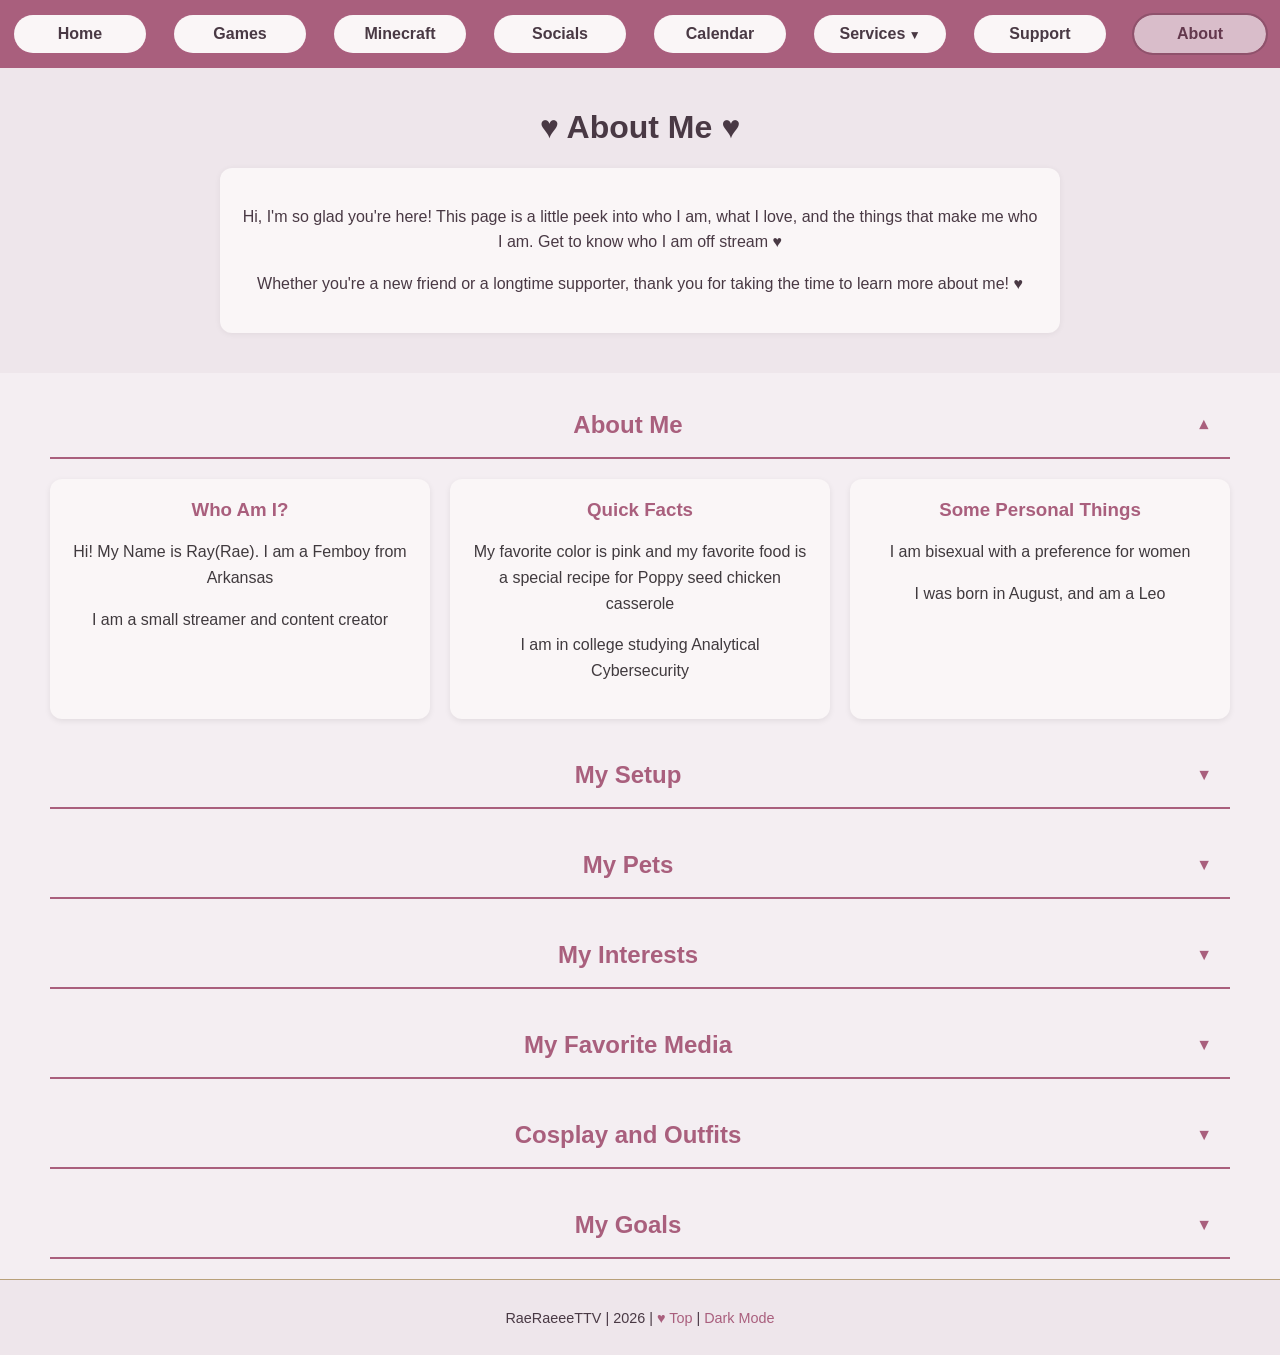
<file: website/about.html>
<!DOCTYPE html>
<html lang="en">
<head>
  <meta charset="UTF-8">
  <meta name="viewport" content="width=device-width, initial-scale=1">
  <title>About Me</title>
  <link id="theme-stylesheet" rel="stylesheet" href="assets/css/darkmode.css">
  <link rel="icon" href="assets/img/favicon.webp" type="image/png">


</head>
<body id="about-page">

  <div class="page-wrapper">

    <nav>
  <a href="index.html">Home</a>
  <a href="games.html">Games</a>
  <a href="minecraft.html">Minecraft</a>
  <a href="socials.html">Socials</a>
  <a href="calendar.html">Calendar</a>

  <details class="nav-dropdown">
    <summary>Services</summary>

    <div class="nav-dropdown-menu">
      <a href="custom-projects.html">Custom Projects</a>
      <a href="websites.html">Websites</a>
      <a href="coaching.html">Coaching</a>
      <a href="finished-projects.html">Finished Projects</a>
    </div>
  </details>

  <a href="support.html">Support</a>
  <a href="about.html">About</a>
</nav>

    <header>
      <h1>♥ About Me ♥</h1>

      <div class="about-intro">
        <p>
          Hi, I'm so glad you're here! This page is a little peek into who I am, what I love,
          and the things that make me who I am. Get to know who I am off stream ♥
        </p>
        <p>
          Whether you're a new friend or a longtime supporter, thank you for taking the time to learn more about me! ♥
        </p>
      </div>
      
    </header>

    <main>

      <section class="about-section-grid">

        <article class="about-section open" id="about-me-section">
          <div class="about-section-header">
            <h2>About Me</h2>
          </div>

          <div class="about-section-content">
            <section class="about-card">
              <h3>Who Am I?</h3>
              <p>Hi! My Name is Ray(Rae). I am a Femboy from Arkansas</p>
              <p>I am a small streamer and content creator</p>
            </section>

            <section class="about-card">
              <h3>Quick Facts</h3>
              <p>My favorite color is pink and my favorite food is a special recipe for Poppy seed chicken casserole</p>
              <p>I am in college studying Analytical Cybersecurity</p>
            </section>

            <section class="about-card">

            <h3>Some Personal Things</h3>

            <p>I am bisexual with a preference for women</p>
            <p>I was born in August, and am a Leo</p>

            </section>


          </div>
        </article>

        <article class="about-section" id="setup-section">
          <div class="about-section-header">
            <h2>My Setup</h2>
          </div>

          <div class="about-section-content">
            <section class="about-card">
              <h3>Gaming and Streaming PC</h3>
              <p>♥ Motherboard: Asus Prime X670-P AM5</p>
              <p>♥ CPU: Ryzen 9 7900x</p>
              <p>♥ GPU: Nvidia Geforce RTX 4080</p>
              <p>♥ RAM: Corsair Vengeance 64gb DDR5 5200</p>
              <p>♥ Storage: Crucial P310 2280 M.2 7100MB/s</p>
              <p>♥ Case: Phenteks Enthoo Pro Series Black Steel Full Tower ATX</p>
            </section>

            <section class="about-card">
              <h3>Monitors and Peripherals</h3>
              <p>♥ Primary Monitor: Acer Nitro XF273U 27in 1440p 240hz</p>
              <p>♥ Secondary Monitors: Sceptre Curved 1080p 24in 165hz (x3)</p>
              <p>♥ Vertical Monitor: Asus VE228H 1080p 21.5in 60hz</p>
            </section>

                      <section class="about-card">

            <h3>Software</h3>

            <div class="about-slider" data-slide-interval="5000">

              <div class="about-slide is-active">
                <img
                  src="assets/img/articles/supporter.webp"
                  alt="A custom made overlay to show supporters and donations"
                >
              </div>

              <div class="about-slide">
                <img
                  src="assets/img/articles/brb.webp"
                  alt="A custom made overlay to automatically change the brb screen over time"
                >
              </div>

              <div class="about-slide">
                <img
                  src="assets/img/articles/keyboard.webp"
                  alt="A custom made overlay to show the keyboard presses and mouse presses/movements"
                >
              </div>

            </div>

            <p>
              I use OBS for streaming, but most of the overlay software I use with OBS I have made myself. Of note, I have made both a supporter and brb screen overlay.
            </p>
            <p>Additionally I use Nohboard to track keyboard and mouse movements. I also use TransparentTwitchChat to see chat on my screen while gaming.</p>

          </section>
          </div>
        </article>

        <article class="about-section" id="pets-section">
          <div class="about-section-header">
            <h2>My Pets</h2>
          </div>

          <div class="about-section-content">
            <section class="about-card">
              <h3>My Flying Squirrel</h3>
              <div class="about-slider" data-slide-interval="5000">

              <div class="about-slide is-active">
                <img
                  src="assets/img/articles/squirrel.webp"
                  alt="My Pet Flying Squirrel"
                >
              </div>

            </div>
              <p>His name is Rocky. I got the name from Rocky J. Squirrel, a character from a 1960s animated series called Rocky and His Friends</p>
              <p>He is ALWAYS hungry but still manages to be super picky about what he eats (just like me)</p>
            </section>
          </div>
        </article>

        <article class="about-section" id="interests-section">
          <div class="about-section-header">
            <h2>My Interests</h2>
          </div>

          <div class="about-section-content">
            <section class="about-card">
              <h3>Gaming</h3>
              <p>A list of the games I play are in <a href="games.html">Games</a></p>
              <p>Of the games I play, my favorite is The Finals. It is a first person shooter hero builder.</p>
              <p>I am a very competitive person, and this translates to the games I play. Any game I spend time in I try to be at the top of.</p>
            </section>

            <section class="about-card">
              <h3>Programming and Technology</h3>
              <p>I have always been interested in technology. This is why I am going into Cybersecurity.</p>
              <p>I love building and repairing computers, and its more of a hobby than work to me</p>
              <p>Coding is also fun, as long as the code is something I want to make. Coding can get tedious when making large systems for something I am not particularly interested in.</p>
              <p>A big example of my coding is this website. I have spent a lot of time on this site and am constantly updating and improving it.</p>
            </section>

            <section class="about-card">
              <h3>Reading and Other Hobbies</h3>
              <p>I have read so many books that I cannot possibly name them all.</p>
              <p>Reading is one of my favorite hobbies, and I love to use books to escape into another world.</p>
              <p>That said, I also enjoy nonfiction books, and I have a fascination with history, culture, and politics.</p>
            </section>
          </div>
        </article>

        <article class="about-section" id="favorite-media-section">
          <div class="about-section-header">
            <h2>My Favorite Media</h2>
          </div>

          <div class="about-section-content">
            <section class="about-card">
              <h3>Games</h3>
              <p>My full list of games is in <a href="games.html">Games</a>, but I especially love The Finals.</p>
              <p>The Finals is my favorite FPS style game, Minecraft is also a game I enjoy playing with friends.</p>
              <p>Smaller games I also enjoy playing are Risk, Call of War, Mecha Chameleon, and Macabre.</p>
            </section>

            <section class="about-card">
              <h3>Anime</h3>
              <p>I am incredibly picky with the animes I watch, and as such, have a small list.</p>
              <p>At the very top is Violet Evergarden. This is my favorite anime and probably my favorite story I have ever seen or read.</p>
              <p>In second place, Spice and Wolf is an amazing Romance anime, and I fell in love with the novels.</p>
              <p>In third place, Secrets of the Silent Witch is such a beautiful anime and I can hardly wait for it to get another season.</p>
              <p>In fourth place, Apothecary Diaries is such a fun mystery/political intrigue anime, and MaoMao is a great character.</p>
              <p>In fifth place, Witch Hat Atelier is a great (and currently popular) anime. I love the manga, and the anime does an amazing job adapting it.</p>
            </section>

            <section class="about-card">
              <h3>Books</h3>
              <p>As I have said, I love to read. Well written stories are places I can escape to and enjoy other worlds.</p>
              <p>Unlike anime, I have read so many book series and genres that making a list is hard. However, I do have a top 5.</p>
              <p>My favorite book series I have ever read goes to Ranger's Apprentice. It was a series I read growing up that taught me so much about morals and companionship.</p>
              <p>Second place goes to Spice and Wolf. I absolutely ADORE the light novels and I see so many similarities between Lawrence and me.</p>
              <p>Third place goes to Folk of the Air. This is an amazing fae-style fantasy series and Jude Duarte is my third favorite character out of any media ever.</p>
              <p>Fourth place goes to Throne of Glass. Sarah J. Maas is one of my favorite authors and I love all of her series, but Throne of Glass is the best by far.</p>
              <p>Fifth place was hard, but I ultimately chose the Beyonders trilogy by Brandon Mull. The story and setting are both so captivating, while also introducing characters that are impossible to forget.</p>
            </section>

            <section class="about-card">
              <h3>Movies and Television</h3>
              <p>I am a very big marvel fan, and for movies, Captain America: The First Avenger and Avengers Infinity War are two of my favorite movies.</p>
              <p>That said, I believe DC does far better shows. I love the Loki series from Marvel, but Arrow, Sandman, and Lucifer are great DC shows.</p>
              <p>Outside of Marvel or DC, I love Supernatural and Star Wars, though I am not much of a fan of the newer movies and shows in the Star Wars franchise.</p>
            </section>

            <section class="about-card">
              <h3>Music</h3>
              <p>I don't really have a favorite genre of music, but I have some favorite artists and songs.</p>
              <p>Possibly my favorite artist would be Passenger. My Favorite song by Passenger is Young As The Morning, Old As The Sea.</p>
              <p>Besides Passenger, I love Josie Edwards, Paris Paloma, Alex Warren, Amelie Farren, and Mollie Elizabeth.</p>
              <p>Some songs from them are Gravedigger and Good Girls by Josie, Good Boy and As Good a Reason by Paris, First Time on Earth and Fine Place to Die by Alex,
                Heaven's Gate and Losing My Mind by Amelie, and Run Rabbit and The Mirror by Mollie.
              </p>
            </section>
          </div>
        </article>

        <article class="about-section" id="cosplay-section">
          <div class="about-section-header">
            <h2>Cosplay and Outfits</h2>
          </div>

          <div class="about-section-content">
            <section class="about-card">
              <h3>About My Style</h3>
              <p>I have always loved presenting in a more feminine way. I love soft colors and it shows in the outfits I like to wear.</p>
              <p>Most of my outfits are not considered Cosplay, as Cosplay is depicting a character. I like to dress up, but the outfits do not need to be inspired by a character.</p>
              <p>I have many cute outfits and I post them often on my Reddit. Because it is a personal account, I like to choose who I give it to.</p>
              <p class="disclaimer">This Reddit account is marked as NSFW by Reddit and should be treated accordingly. I do NOT do nudity or sell pictures or services, but my posts contain some level of suggestive material, which is why I do not give it out to everyone.</p>
            </section>

            <section class="about-card">
              <h3>Favorite Looks</h3>
              <div class="about-slider" data-slide-interval="5000">

        <div class="about-slider" data-slide-interval="5000">

          <div class="about-slide is-active">
            <img
              src="assets/img/articles/outfit1.webp"
              alt="A cute flowery black and pink dress"
            >
          </div>

          <div class="about-slide">
            <img
              src="assets/img/articles/outfit2.webp"
              alt="An adorable pink, white, and blue cat maid outfit"
            >
          </div>


          <div class="about-slide">
            <img
              src="assets/img/articles/outfit4.webp"
              alt="A leopard print costume with cat ears"
            >
          </div>

          <div class="about-slide">
            <img
              src="assets/img/articles/outfit5.webp"
              alt="An adorable pink, white, and blue cat maid outfit"
            >
          </div>

          <div class="about-slide">
            <img
              src="assets/img/articles/outfit6.webp"
              alt="A traditonal but cute maid dress"
            >
          </div>

          <div class="about-slide">
            <img
              src="assets/img/articles/outfit7.webp"
              alt="A cute white dress with flowery lace"
            >
          </div>

        </div>

        </div>
              <p>Some of my favorite outfits</p>
              <p class="disclaimer">Some of the images here are suggestive and similar to those I post on my Reddit</p>
            </section>

        <section class="about-card">

            <h3>Future Outfit Ideas</h3>

            <p>In the future I hope to have a lot more outfits. I have several characters I would love to cosplay as well.</p>
            <p>The two characters I want to cosplay the MOST are Violet Evergarden and Circe from Epic the Musical</p>

        </section>



          </div>
        </article>

        <article class="about-section" id="goals-section">
          <div class="about-section-header">
            <h2>My Goals</h2>
          </div>

          <div class="about-section-content">
            <section class="about-card">
              <h3>Education and Career</h3>
              <p>I am in college pursuing a degree in Analytical Cybersecurity.</p>
              <p>Beyond this, I am hoping to get a career either in medical or government/military utilizing my degree.</p>
            </section>

            <section class="about-card">
              <h3>Streaming and Content Creation</h3>
              <p>Streaming has never been about a career for me. It is more of a hobby and I enjoy playing games and interacting with a community.</p>
              <p>I intend to grow my Youtube channel and improve my consistency on Tiktok, but for Twitch I am genuinely grateful for anyone that shows up, but have no expectations for anyone in my community.</p>
            </section>

            <section class="about-card">
              <h3>Travel and Personal Goals</h3>
              <p>My biggest dream is to travel. Because I love history and culture, I want to go to many places in the world, museums, monuments, ruins, etc.</p>
              <p>Some of the must-go places on my travel list are Athens, Rome, Kyoto, Naples, Hong Kong, Rio De Janeiro, Berlin, and Istanbul.</p>
              <p>Some of the must-see locations on my travel list are the Parthenon, the Colosseum, Fushimi Inari Taisha, Pompeii, St Johns Cathedral, Christ the Redeemer, The Berlin Wall, and Hagia Sophia.</p>
            </section>
          </div>
        </article>

      </section>

    </main>

    <footer class="site-footer">
      <p>
        RaeRaeeeTTV |
        2026 |
        <a href="#top" class="footer-link">♥ Top</a> |
        <a href="#" class="footer-link" id="toggle-theme">♥ Dark Mode</a>

      </p>
    </footer>

  </div>

  <script src="assets/js/main.js"></script>
</body>
</html>
</file>
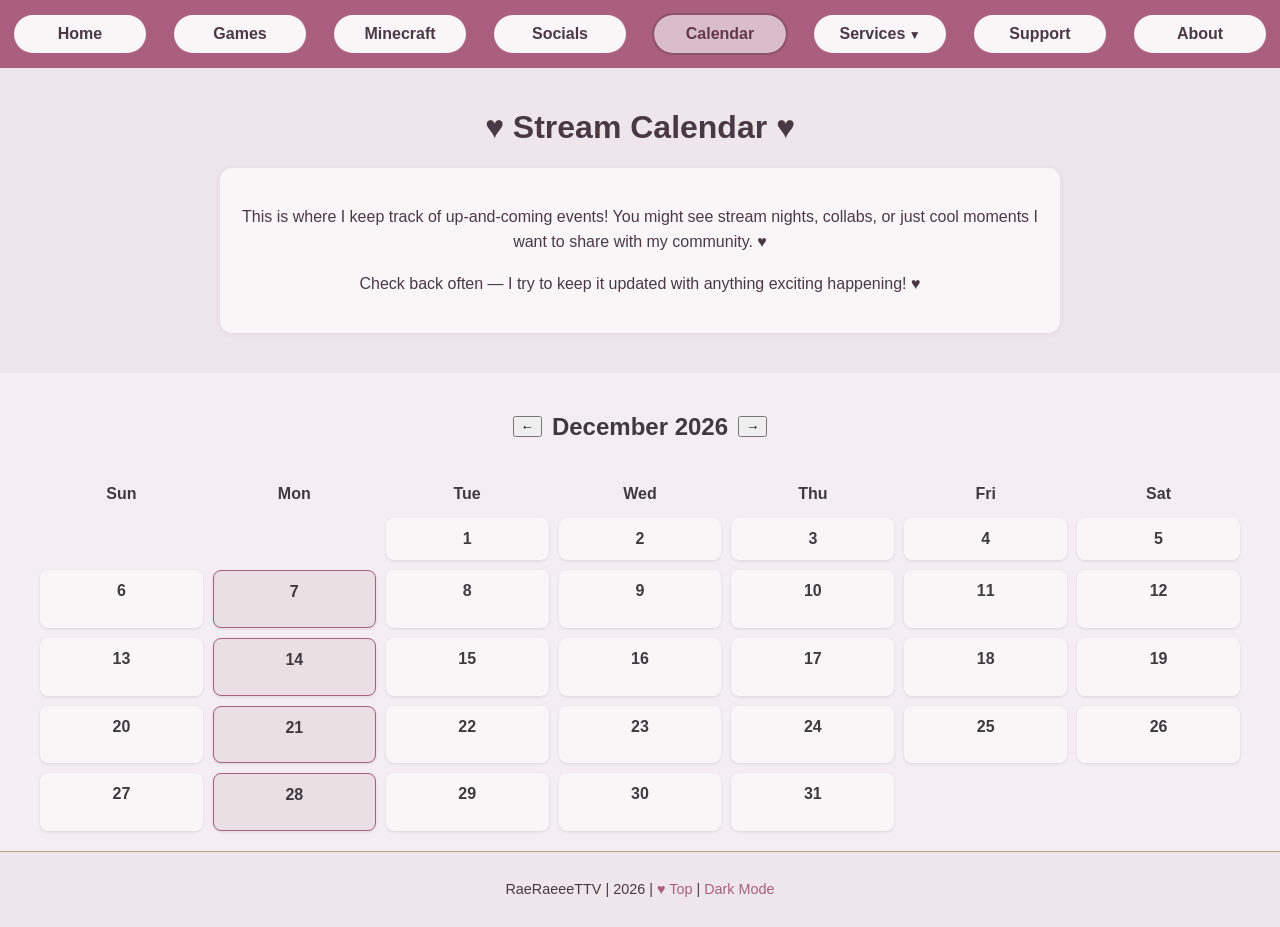
<file: website/calendar.html>
<!DOCTYPE html>
<html lang="en">
<head>
  <meta charset="UTF-8" />
  <meta name="viewport" content="width=device-width, initial-scale=1" />
  <title>My Calendar</title>
  <link id="theme-stylesheet" rel="stylesheet" href="assets/css/darkmode.css">
  <link rel="icon" href="assets/img/favicon.webp" type="image/png">

</head>
<body id="calendar-page">
  <div class="page-wrapper">
    <nav>
  <a href="index.html">Home</a>
  <a href="games.html">Games</a>
  <a href="minecraft.html">Minecraft</a>
  <a href="socials.html">Socials</a>
  <a href="calendar.html">Calendar</a>

  <details class="nav-dropdown">
    <summary>Services</summary>

    <div class="nav-dropdown-menu">
      <a href="custom-projects.html">Custom Projects</a>
      <a href="websites.html">Websites</a>
      <a href="coaching.html">Coaching</a>
      <a href="finished-projects.html">Finished Projects</a>
    </div>
  </details>

  <a href="support.html">Support</a>
  <a href="about.html">About</a>
</nav>

    <header>
      <h1>♥ Stream Calendar ♥</h1>

      <div class="calendar-intro">
        <p>
          This is where I keep track of up-and-coming events! You might see stream nights, collabs,
          or just cool moments I want to share with my community. ♥
        </p>
        <p>
          Check back often — I try to keep it updated with anything exciting happening! ♥
        </p>
      </div>

    </header>

    <main>
      <div class="calendar-controls">
        <button id="prev-month">←</button>
        <h2 id="month-year"></h2>
        <button id="next-month">→</button>
      </div>

      <div class="calendar" id="calendar">
        <!-- Calendar will be injected here -->
      </div>
    </main>

    <footer class="site-footer">
      <p>
        RaeRaeeeTTV |
        2026 |
        <a href="#top" class="footer-link">♥ Top</a> |
        <a href="#" class="footer-link" id="toggle-theme">♥ Dark Mode</a>
      </p>
    </footer>
  </div>

  <script src="assets/js/main.js"></script>

</body>
</html>
</file>
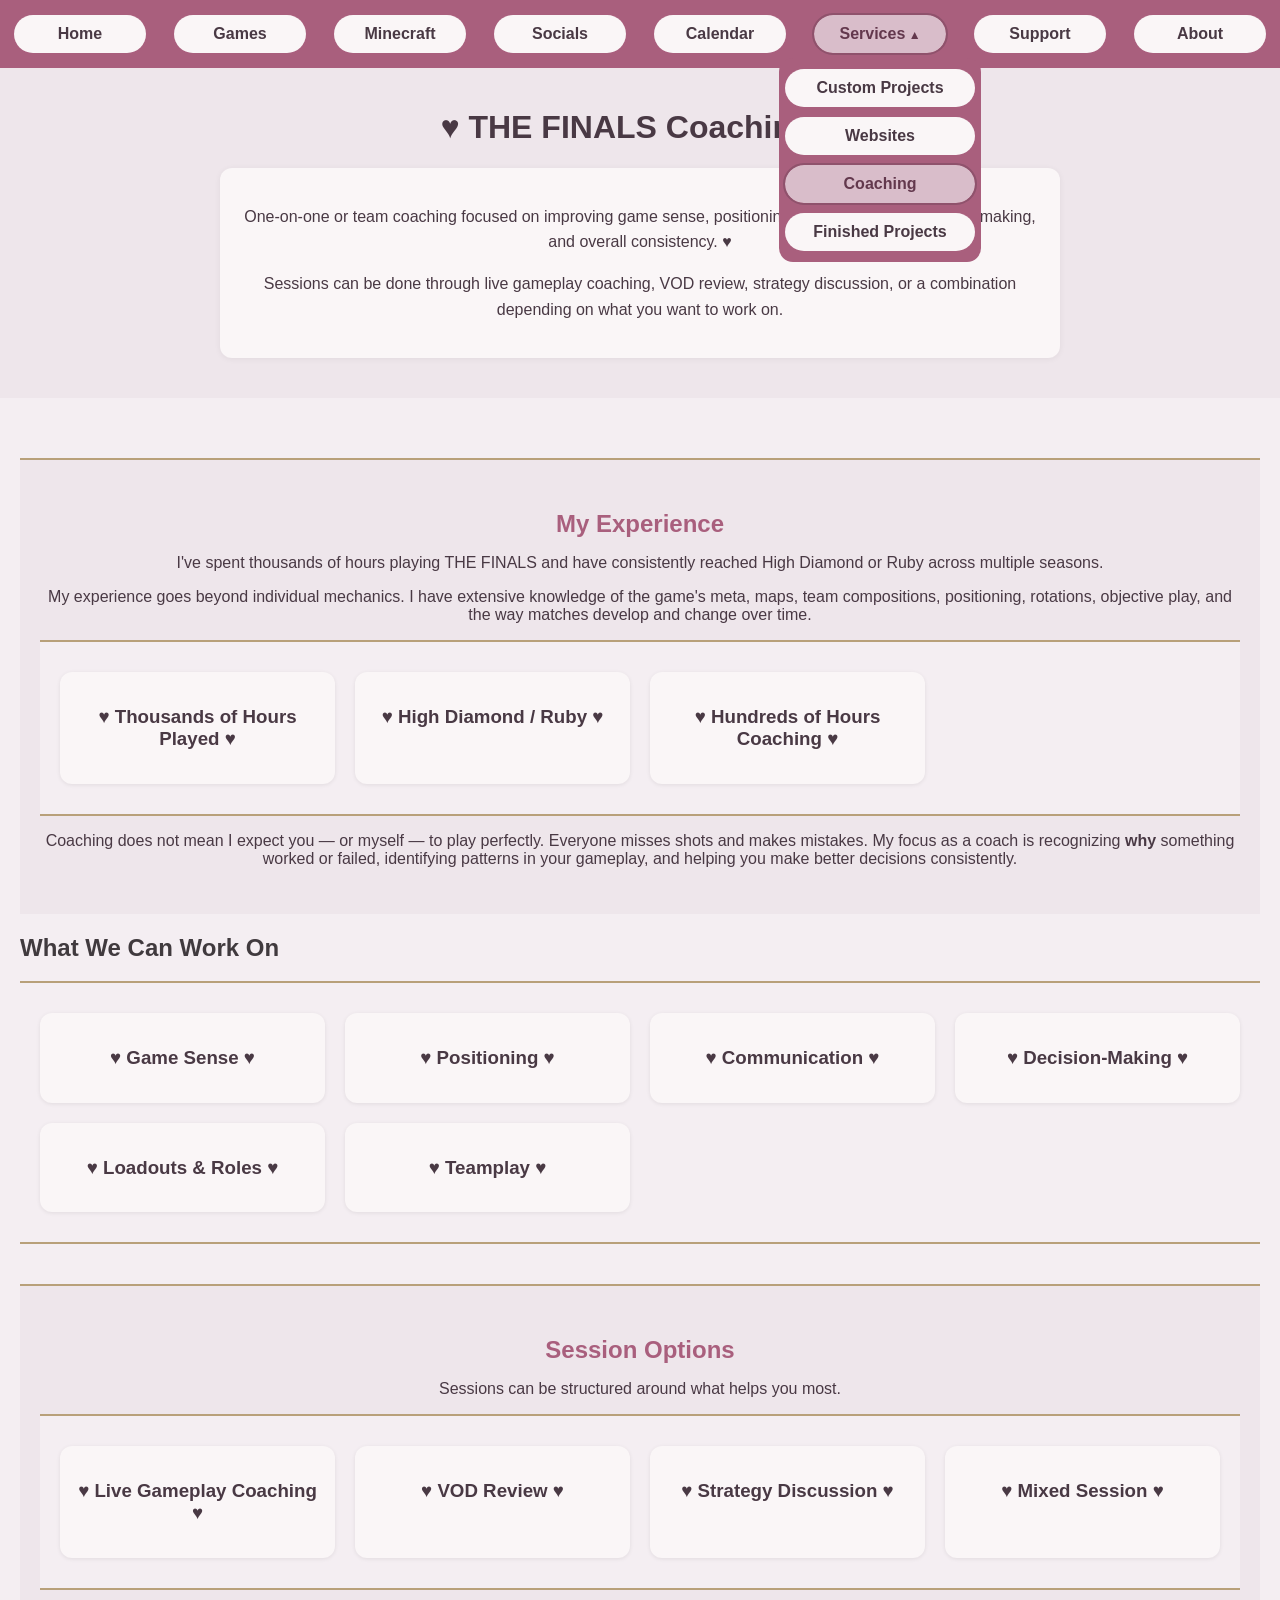
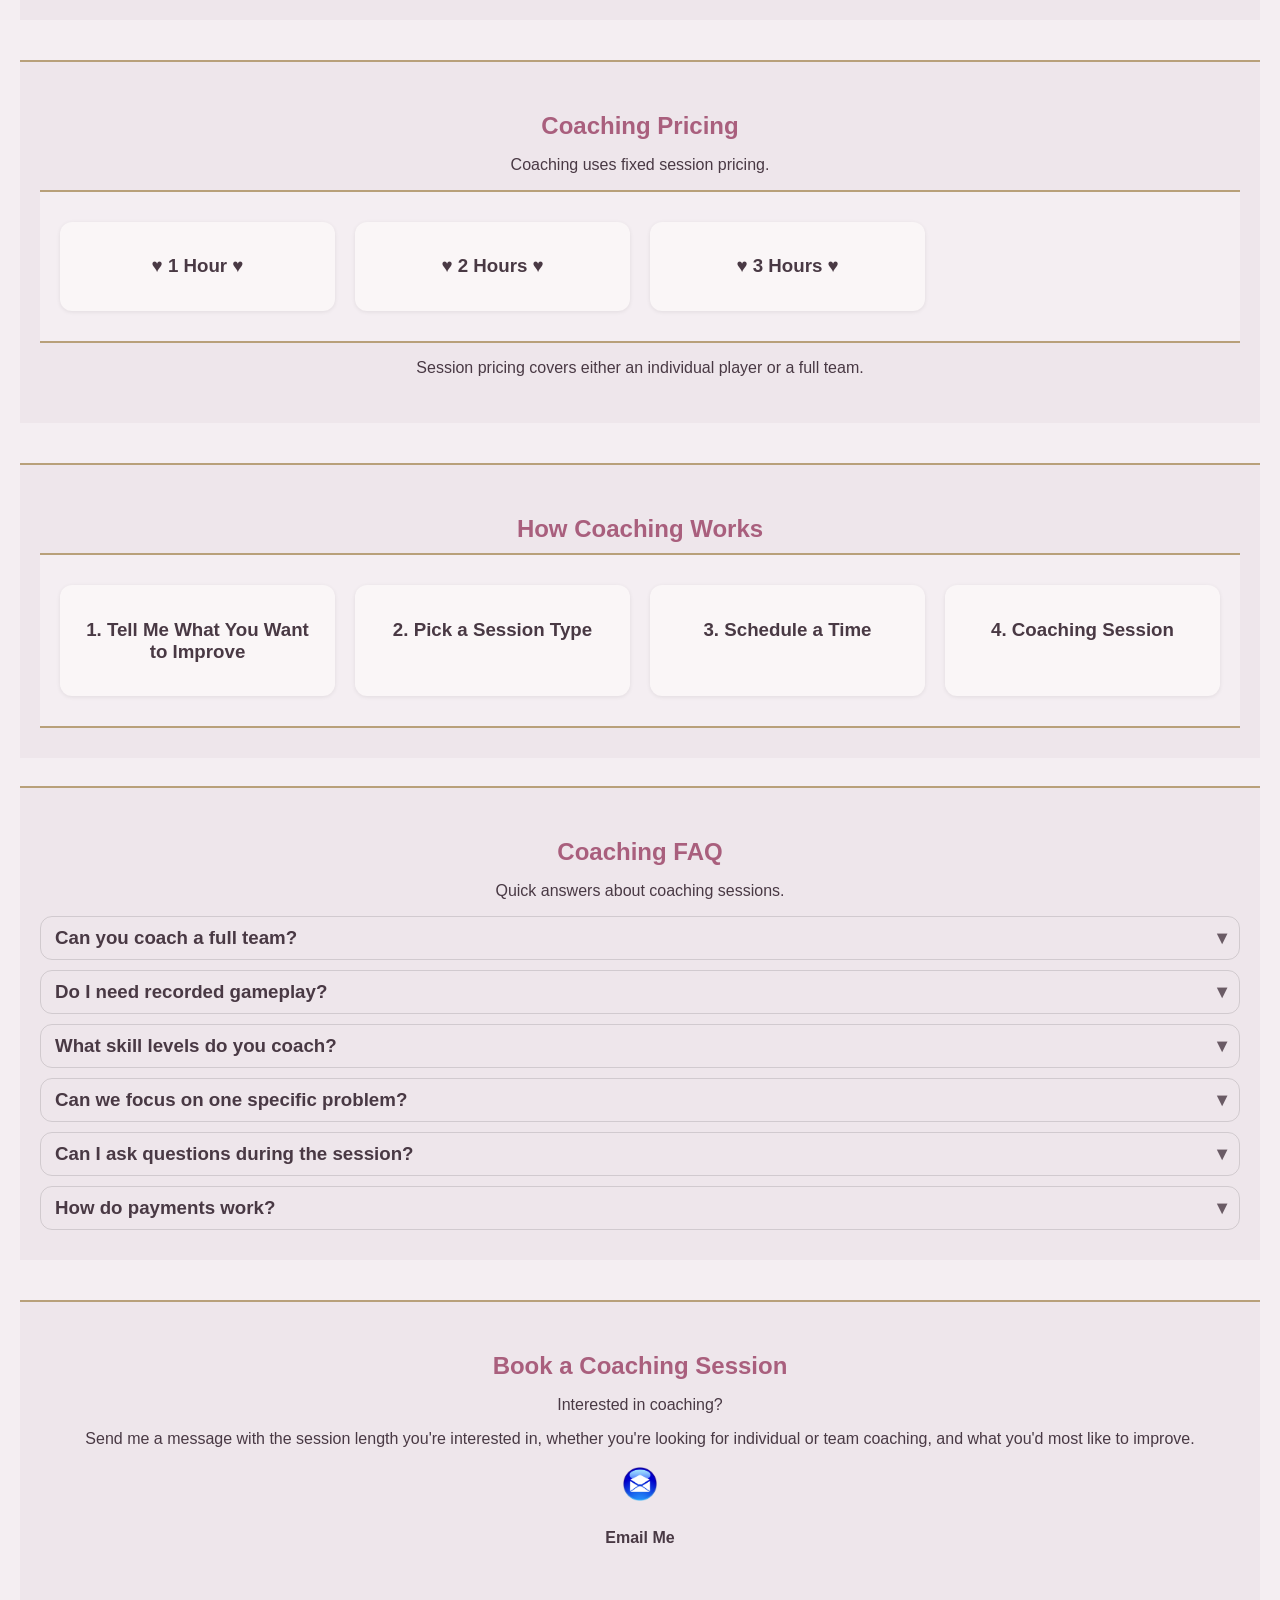
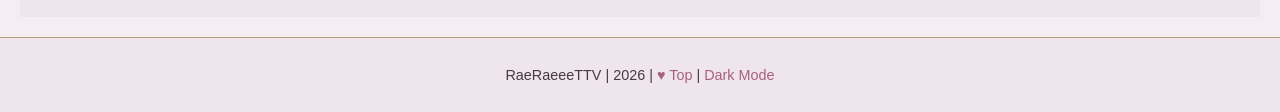
<file: website/coaching.html>
<!DOCTYPE html>
<html lang="en">

<head>
  <meta charset="UTF-8" />
  <meta name="viewport" content="width=device-width, initial-scale=1" />

  <title>THE FINALS Coaching</title>

  <link
    id="theme-stylesheet"
    rel="stylesheet"
    href="assets/css/darkmode.css"
  />

  <link
    rel="icon"
    href="assets/img/favicon.webp"
    type="image/png"
  />
</head>

<body>

  <div class="page-wrapper">

    <!-- =========================
         NAVIGATION
    ========================== -->

    <nav>

      <a href="index.html">Home</a>
      <a href="games.html">Games</a>
      <a href="minecraft.html">Minecraft</a>
      <a href="socials.html">Socials</a>
      <a href="calendar.html">Calendar</a>

      <details class="nav-dropdown">

        <summary>Services</summary>

        <div class="nav-dropdown-menu">
          <a href="custom-projects.html">Custom Projects</a>
          <a href="websites.html">Websites</a>
          <a href="coaching.html">Coaching</a>
          <a href="finished-projects.html">Finished Projects</a>
        </div>

      </details>

      <a href="support.html">Support</a>
      <a href="about.html">About</a>

    </nav>


    <!-- =========================
         HEADER
    ========================== -->

    <header>

      <h1>♥ THE FINALS Coaching ♥</h1>

      <div class="about-intro">

        <p>
          One-on-one or team coaching focused on improving
          game sense, positioning, communication,
          decision-making, and overall consistency. ♥
        </p>

        <p>
          Sessions can be done through live gameplay coaching,
          VOD review, strategy discussion, or a combination
          depending on what you want to work on.
        </p>

      </div>

    </header>


    <!-- =========================
         MAIN CONTENT
    ========================== -->

    <main>

        <!-- =========================
     MY EXPERIENCE
========================== -->

<section class="contact-note" id="experience">

  <h2>My Experience</h2>

  <p>
    I've spent thousands of hours playing THE FINALS and have
    consistently reached High Diamond or Ruby across multiple seasons.
  </p>

  <p>
    My experience goes beyond individual mechanics. I have extensive
    knowledge of the game's meta, maps, team compositions, positioning,
    rotations, objective play, and the way matches develop and change
    over time.
  </p>

  <div class="game-panel">

    <div class="game-card service-card">

      <h3>♥ Thousands of Hours Played ♥</h3>

      <p>
        I've spent thousands of hours playing and studying THE FINALS,
        giving me extensive experience with its maps, weapons, gadgets,
        specializations, team compositions, and changing metas.
      </p>

    </div>


    <div class="game-card service-card">

      <h3>♥ High Diamond / Ruby ♥</h3>

      <p>
        I consistently play at High Diamond and Ruby ranks across
        seasons, giving me experience with higher-level ranked play
        while still understanding that strong gameplay is about much
        more than mechanical aim.
      </p>

    </div>


    <div class="game-card service-card">

      <h3>♥ Hundreds of Hours Coaching ♥</h3>

      <p>
        I already have hundreds of hours of coaching experience,
        working with players across a wide range of skill levels.
      </p>

      <p>
        That includes players in Bronze, Silver, and Gold, as well as
        more experienced players looking to improve specific parts of
        their gameplay.
      </p>

    </div>

  </div>

  <p>
    Coaching does not mean I expect you — or myself — to play
    perfectly. Everyone misses shots and makes mistakes. My focus as
    a coach is recognizing <strong>why</strong> something worked or
    failed, identifying patterns in your gameplay, and helping you
    make better decisions consistently.
  </p>

</section>


      <!-- =========================
           WHAT I COACH
      ========================== -->

      <section id="coaching-focus">

        <h2>What We Can Work On</h2>

        <div class="game-panel">


          <div class="game-card service-card">

            <h3>♥ Game Sense ♥</h3>

            <p>
              Improve your understanding of when to fight,
              when to disengage, when to rotate,
              and how to read the overall flow of a match.
            </p>

          </div>


          <div class="game-card service-card">

            <h3>♥ Positioning ♥</h3>

            <p>
              Work on where you should be during fights,
              how to use cover and elevation,
              and how to avoid unnecessary exposure.
            </p>

          </div>


          <div class="game-card service-card">

            <h3>♥ Communication ♥</h3>

            <p>
              Improve callouts, information sharing,
              team coordination, and how to communicate
              clearly without overloading your teammates.
            </p>

          </div>


          <div class="game-card service-card">

            <h3>♥ Decision-Making ♥</h3>

            <p>
              Review the choices you make during fights,
              rotations, cashouts, revives, and other
              high-pressure situations.
            </p>

          </div>


          <div class="game-card service-card">

            <h3>♥ Loadouts & Roles ♥</h3>

            <p>
              Discuss weapons, gadgets, specializations,
              team roles, and how your loadout fits
              your preferred playstyle.
            </p>

          </div>


          <div class="game-card service-card">

            <h3>♥ Teamplay ♥</h3>

            <p>
              Coaching can also focus on full-team coordination,
              spacing, role balance, target focus,
              and how the team works together as a unit.
            </p>

          </div>


        </div>

      </section>


      <!-- =========================
           SESSION TYPES
      ========================== -->

      <section class="contact-note" id="session-types">

        <h2>Session Options</h2>

        <p>
          Sessions can be structured around what helps you most.
        </p>

        <div class="game-panel">


          <div class="game-card service-card">

            <h3>♥ Live Gameplay Coaching ♥</h3>

            <p>
              I watch you play and provide feedback
              during or immediately after gameplay.
            </p>

            <p>
              This works well for identifying habits,
              positioning issues, and decision-making
              in real situations.
            </p>

          </div>


          <div class="game-card service-card">

            <h3>♥ VOD Review ♥</h3>

            <p>
              We review recorded gameplay together
              and pause to discuss specific decisions,
              mistakes, strengths, and alternative options.
            </p>

          </div>


          <div class="game-card service-card">

            <h3>♥ Strategy Discussion ♥</h3>

            <p>
              Sessions can focus more heavily on
              theory, team strategy, loadouts,
              map approach, or questions you want
              to discuss in depth.
            </p>

          </div>


          <div class="game-card service-card">

            <h3>♥ Mixed Session ♥</h3>

            <p>
              We can combine live coaching,
              VOD review, and strategy discussion
              within the same session.
            </p>

          </div>


        </div>

      </section>


      <!-- =========================
           PRICING
      ========================== -->

      <section class="contact-note" id="pricing">

        <h2>Coaching Pricing</h2>

        <p>
          Coaching uses fixed session pricing.
        </p>

        <div class="game-panel">


          <div class="game-card service-card">

            <h3>♥ 1 Hour ♥</h3>

            <p>
              <strong>$15</strong>
            </p>

            <p>
              Best for a focused review,
              a quick live session,
              or working on one or two specific areas.
            </p>

          </div>


          <div class="game-card service-card">

            <h3>♥ 2 Hours ♥</h3>

            <p>
              <strong>$25</strong>
            </p>

            <p>
              Gives us more time for gameplay,
              discussion, questions,
              and multiple areas of improvement.
            </p>

          </div>


          <div class="game-card service-card">

            <h3>♥ 3 Hours ♥</h3>

            <p>
              <strong>$40</strong>
            </p>

            <p>
              Best for a deeper review,
              extended live coaching,
              multiple VODs,
              or full-team strategy work.
            </p>

          </div>


        </div>

        <p>
          Session pricing covers either an individual
          player or a full team.
        </p>

      </section>


      <!-- =========================
           HOW IT WORKS
      ========================== -->

      <section class="contact-note" id="process">

        <h2>How Coaching Works</h2>

        <div class="game-panel">


          <div class="game-card service-card">

            <h3>1. Tell Me What You Want to Improve</h3>

            <p>
              Let me know what you're struggling with,
              what rank or level you're playing at,
              and what you want to get out of the session.
            </p>

          </div>


          <div class="game-card service-card">

            <h3>2. Pick a Session Type</h3>

            <p>
              Choose live coaching, VOD review,
              strategy discussion, or a combination.
            </p>

          </div>


          <div class="game-card service-card">

            <h3>3. Schedule a Time</h3>

            <p>
              We'll choose a time that works for both of us
              and decide how long you'd like the session to be.
            </p>

          </div>


          <div class="game-card service-card">

            <h3>4. Coaching Session</h3>

            <p>
              We'll work through your gameplay,
              questions, habits, and decisions together.
            </p>

          </div>


        </div>

      </section>


      <!-- =========================
           FAQ
      ========================== -->

      <section class="contact-note" id="faq">

        <h2>Coaching FAQ</h2>

        <p>
          Quick answers about coaching sessions.
        </p>

        <div class="faq-list">


          <details class="faq-item">

            <summary>
              <h3>Can you coach a full team?</h3>
            </summary>

            <div class="answer">

              <p>
                Yes.
              </p>

              <p>
                The session price is the same whether
                I'm coaching one player or a full team.
              </p>

            </div>

          </details>


          <details class="faq-item">

            <summary>
              <h3>Do I need recorded gameplay?</h3>
            </summary>

            <div class="answer">

              <p>
                No.
              </p>

              <p>
                VOD review is only one option.
                We can also do live coaching
                or focus on strategy and questions.
              </p>

            </div>

          </details>


          <details class="faq-item">

            <summary>
              <h3>What skill levels do you coach?</h3>
            </summary>

            <div class="answer">

              <p>
                Coaching can be useful for a wide range
                of players, from people learning fundamentals
                to more experienced players looking to improve
                specific habits or team coordination.
              </p>

            </div>

          </details>


          <details class="faq-item">

            <summary>
              <h3>Can we focus on one specific problem?</h3>
            </summary>

            <div class="answer">

              <p>
                Absolutely.
              </p>

              <p>
                If you already know what you want to work on,
                we can focus the entire session around that area.
              </p>

            </div>

          </details>


          <details class="faq-item">

            <summary>
              <h3>Can I ask questions during the session?</h3>
            </summary>

            <div class="answer">

              <p>
                Yes.
              </p>

              <p>
                Questions and discussion are encouraged.
                The goal is not just to tell you what went wrong,
                but to help you understand why and what
                you can do differently.
              </p>

            </div>

          </details>


          <details class="faq-item">

            <summary>
              <h3>How do payments work?</h3>
            </summary>

            <div class="answer">

              <p>
                Payment is typically handled through PayPal,
                although other methods can be discussed if needed.
              </p>

            </div>

          </details>


        </div>

      </section>


      <!-- =========================
           CONTACT
      ========================== -->

      <section class="contact-note" id="contact">

        <h2>Book a Coaching Session</h2>

        <p>
          Interested in coaching?
        </p>

        <p>
          Send me a message with the session length
          you're interested in, whether you're looking
          for individual or team coaching,
          and what you'd most like to improve.
        </p>


        <div
          class="email-block"
          id="email-block"
        >

          <img
            src="assets/img/logos/email.webp"
            alt="Email Icon"
          />

          <h4>Email Me</h4>

          <div class="email-container">

            <span
              id="email-text"
              class="email-address"
            >
              RaeRaeeeTTV@gmail.com
            </span>

            <span
              id="copy-confirm"
              class="copy-confirm"
            >
              Copied!
            </span>

          </div>

        </div>

      </section>


    </main>


    <!-- =========================
         FOOTER
    ========================== -->

    <footer class="site-footer">

      <p>

        RaeRaeeeTTV |

        2026 |

        <a
          href="#top"
          class="footer-link"
        >
          ♥ Top
        </a>

        |

        <a
          href="#"
          class="footer-link"
          id="toggle-theme"
        >
          ♥ Dark Mode
        </a>

      </p>

    </footer>

  </div>


  <!-- =========================
       SCRIPTS
  ========================== -->

  <script src="assets/js/main.js"></script>

</body>

</html>
</file>
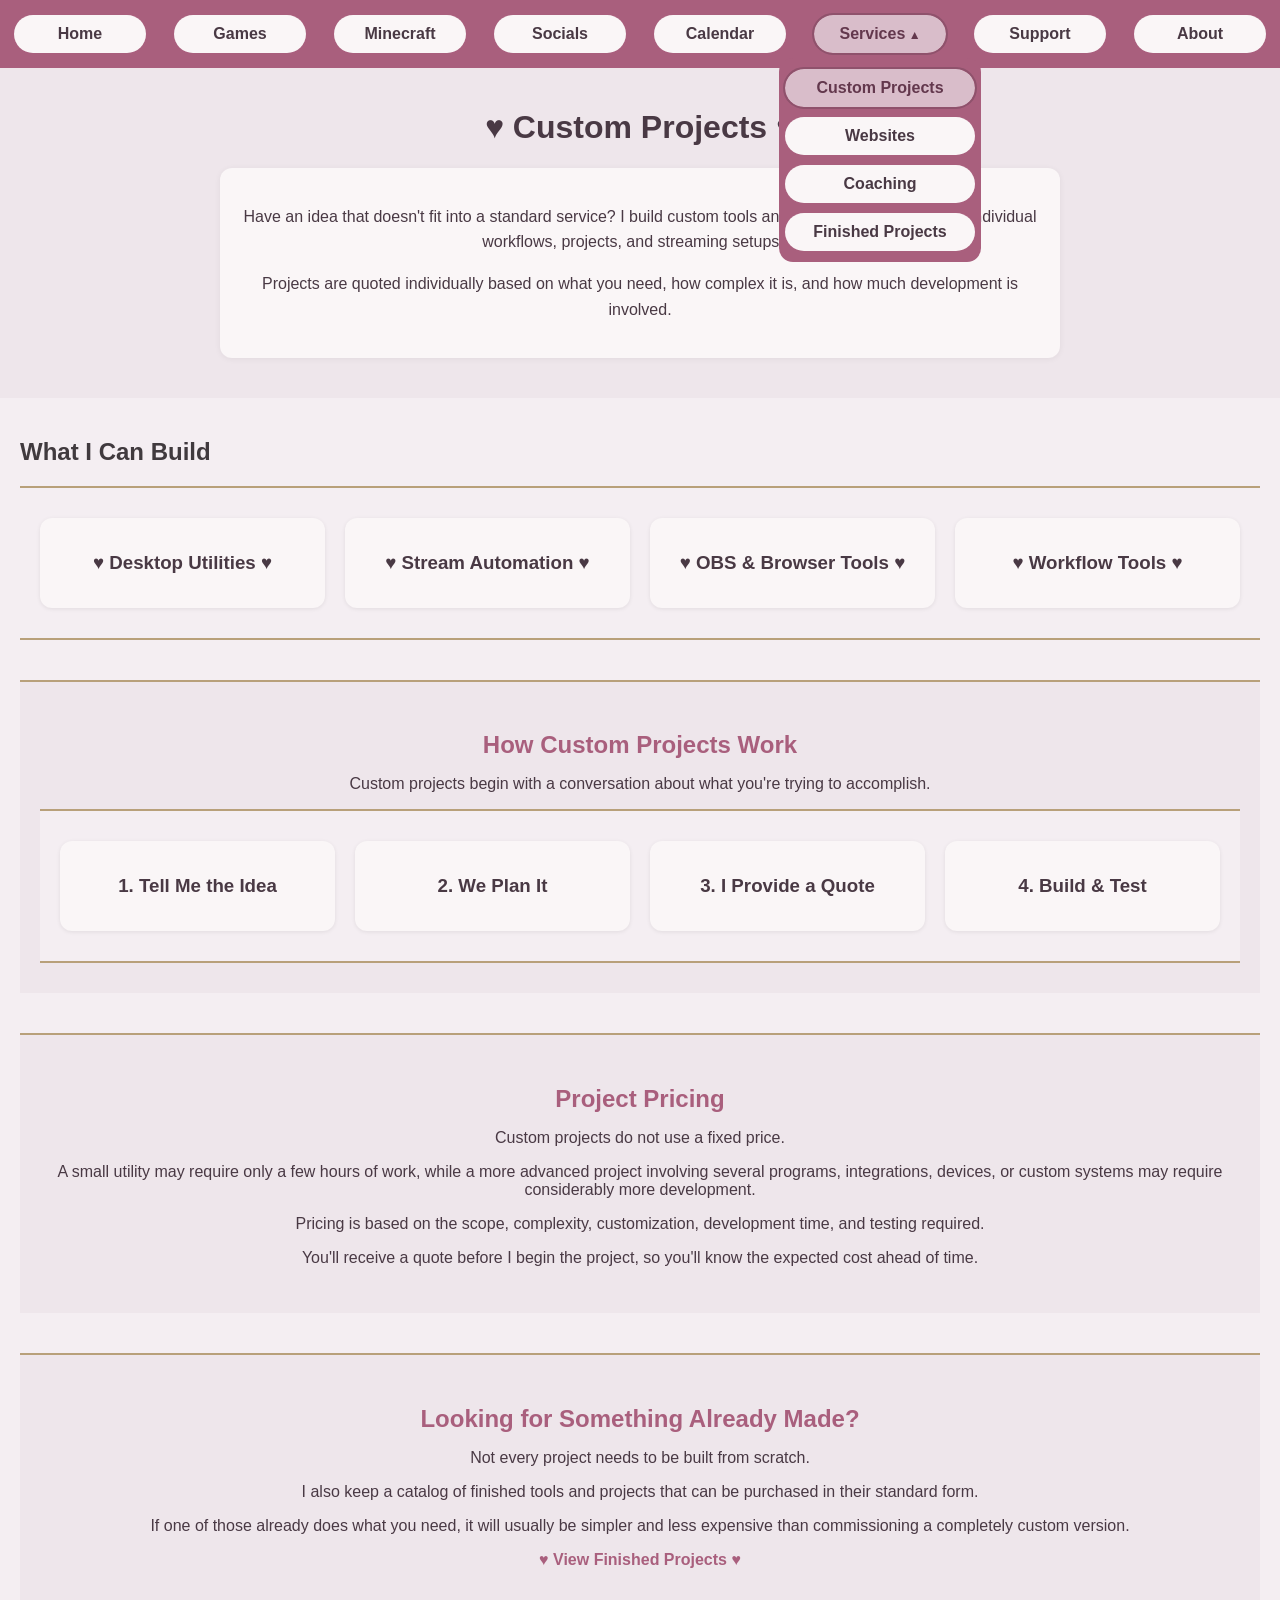
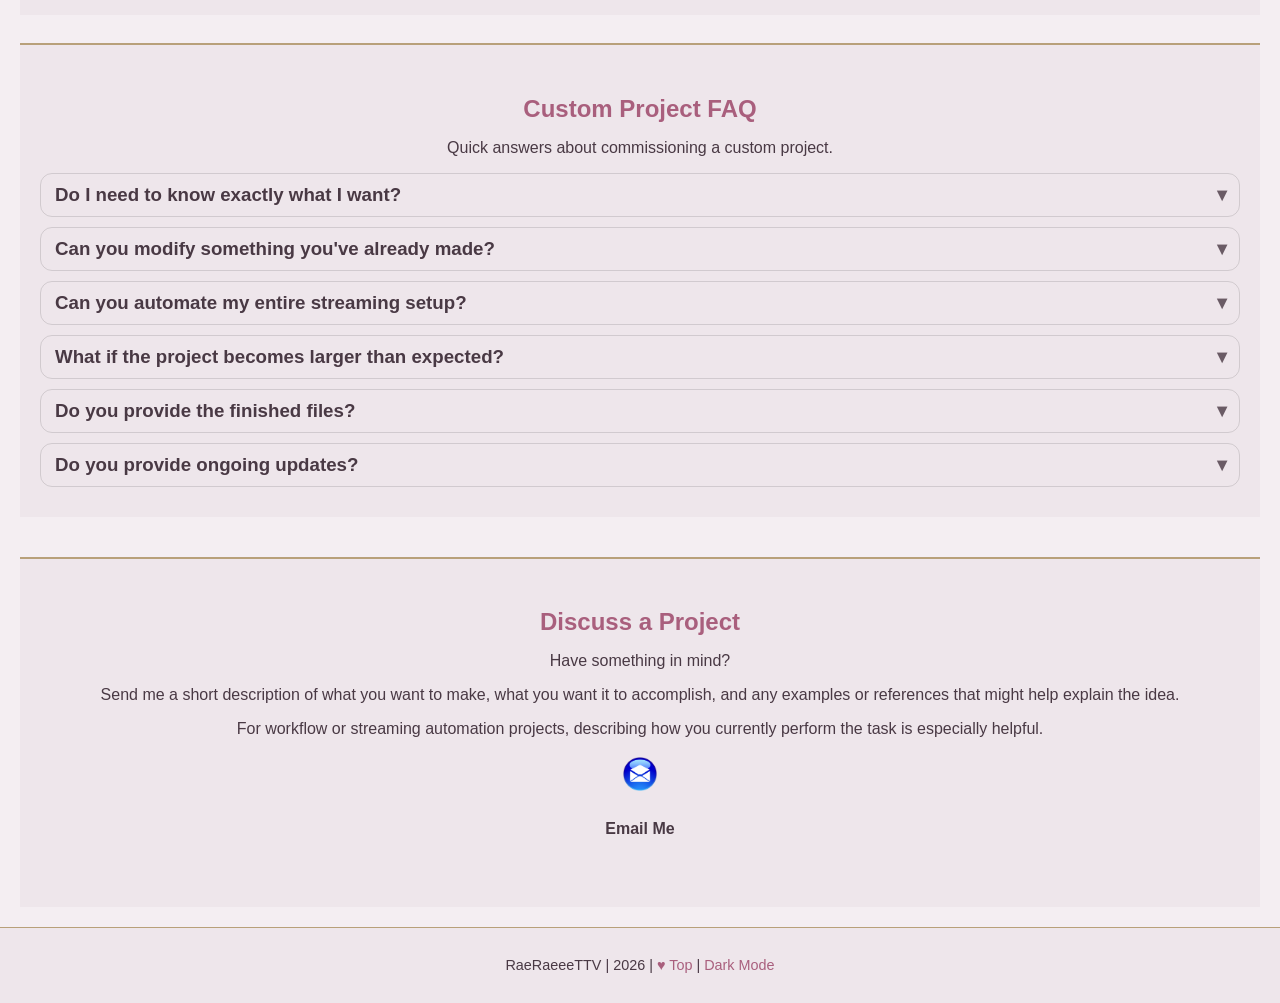
<file: website/custom-projects.html>
<!DOCTYPE html>
<html lang="en">

<head>
  <meta charset="UTF-8" />
  <meta name="viewport" content="width=device-width, initial-scale=1" />

  <title>Custom Projects</title>

  <link
    id="theme-stylesheet"
    rel="stylesheet"
    href="assets/css/darkmode.css"
  />

  <link
    rel="icon"
    href="assets/img/favicon.webp"
    type="image/png"
  />
</head>

<body>

  <div class="page-wrapper">

    <!-- =========================
         NAVIGATION
    ========================== -->

    <nav>

      <a href="index.html">Home</a>
      <a href="games.html">Games</a>
      <a href="minecraft.html">Minecraft</a>
      <a href="socials.html">Socials</a>
      <a href="calendar.html">Calendar</a>

      <details class="nav-dropdown">

        <summary>Services</summary>

        <div class="nav-dropdown-menu">
          <a href="custom-projects.html">Custom Projects</a>
          <a href="websites.html">Websites</a>
          <a href="coaching.html">Coaching</a>
          <a href="finished-projects.html">Finished Projects</a>
        </div>

      </details>

      <a href="support.html">Support</a>
      <a href="about.html">About</a>

    </nav>


    <!-- =========================
         HEADER
    ========================== -->

    <header>

      <h1>♥ Custom Projects ♥</h1>

      <div class="about-intro">

        <p>
          Have an idea that doesn't fit into a standard service?
          I build custom tools and utilities designed around
          individual workflows, projects, and streaming setups. ♥
        </p>

        <p>
          Projects are quoted individually based on what you need,
          how complex it is, and how much development is involved.
        </p>

      </div>

    </header>


    <!-- =========================
         MAIN CONTENT
    ========================== -->

    <main>


      <!-- =========================
           TYPES OF PROJECTS
      ========================== -->

      <section id="project-types">

        <h2>What I Can Build</h2>

        <div class="game-panel">


          <!-- DESKTOP UTILITIES -->

          <div class="game-card service-card">

            <h3>♥ Desktop Utilities ♥</h3>

            <p>
              Lightweight desktop applications designed to simplify
              repetitive tasks or bring several parts of a workflow
              together into one place.
            </p>

            <p>
              These can include launchers, configuration tools,
              status monitors, automation utilities, and other
              purpose-built applications.
            </p>

            <p>
              Applications can be packaged for Windows so they can
              be used without installing Python or development tools.
            </p>

          </div>


          <!-- STREAM AUTOMATION -->

          <div class="game-card service-card">

            <h3>♥ Stream Automation ♥</h3>

            <p>
              Custom utilities designed around an individual
              streaming setup.
            </p>

            <p>
              This can include automating startup routines,
              coordinating streaming applications, controlling
              overlays, triggering effects, or simplifying a
              multi-step workflow.
            </p>

            <p>
              Projects can be designed around tools such as OBS,
              Streamer.bot, browser sources, local applications,
              and other software already used in your setup.
            </p>

          </div>


          <!-- OBS / BROWSER TOOLS -->

          <div class="game-card service-card">

            <h3>♥ OBS & Browser Tools ♥</h3>

            <p>
              Custom browser sources, overlays, control panels,
              alerts, visual effects, and interactive elements
              designed for use with OBS.
            </p>

            <p>
              Projects can use manual controls, local data,
              APIs, or integrations depending on what the
              project requires.
            </p>

          </div>


          <!-- CUSTOM WORKFLOWS -->

          <div class="game-card service-card">

            <h3>♥ Workflow Tools ♥</h3>

            <p>
              If you have a process that involves repeatedly
              opening programs, moving between applications,
              entering information, or performing the same
              sequence of tasks, there may be a way to make
              it easier.
            </p>

            <p>
              Show me the workflow and we can discuss what can
              realistically be automated or simplified.
            </p>

          </div>


        </div>

      </section>


      <!-- =========================
           HOW CUSTOM PROJECTS WORK
      ========================== -->

      <section class="contact-note" id="process">

        <h2>How Custom Projects Work</h2>

        <p>
          Custom projects begin with a conversation about what
          you're trying to accomplish.
        </p>

        <div class="game-panel">


          <div class="game-card service-card">

            <h3>1. Tell Me the Idea</h3>

            <p>
              Explain what you'd like the project to do and,
              if applicable, show me how you currently handle
              the task.
            </p>

          </div>


          <div class="game-card service-card">

            <h3>2. We Plan It</h3>

            <p>
              I'll ask questions about the workflow, features,
              appearance, platforms, and any software the project
              needs to interact with.
            </p>

          </div>


          <div class="game-card service-card">

            <h3>3. I Provide a Quote</h3>

            <p>
              Once the scope is clear, I'll provide an estimated
              price and development timeline before work begins.
            </p>

          </div>


          <div class="game-card service-card">

            <h3>4. Build & Test</h3>

            <p>
              I'll develop the project, test its core functionality,
              and work with you to make sure it fits the workflow
              it was designed for.
            </p>

          </div>


        </div>

      </section>


      <!-- =========================
           PRICING
      ========================== -->

      <section class="contact-note" id="pricing">

        <h2>Project Pricing</h2>

        <p>
          Custom projects do not use a fixed price.
        </p>

        <p>
          A small utility may require only a few hours of work,
          while a more advanced project involving several programs,
          integrations, devices, or custom systems may require
          considerably more development.
        </p>

        <p>
          Pricing is based on the scope, complexity,
          customization, development time, and testing required.
        </p>

        <p>
          You'll receive a quote before I begin the project,
          so you'll know the expected cost ahead of time.
        </p>

      </section>


      <!-- =========================
           EXISTING PROJECT OPTION
      ========================== -->

      <section class="contact-note" id="existing-projects">

        <h2>Looking for Something Already Made?</h2>

        <p>
          Not every project needs to be built from scratch.
        </p>

        <p>
          I also keep a catalog of finished tools and projects
          that can be purchased in their standard form.
        </p>

        <p>
          If one of those already does what you need, it will
          usually be simpler and less expensive than commissioning
          a completely custom version.
        </p>

        <p>
          <a
            href="finished-projects.html"
            class="footer-link"
          >
            ♥ View Finished Projects ♥
          </a>
        </p>

      </section>


      <!-- =========================
           FAQ
      ========================== -->

      <section class="contact-note" id="faq">

        <h2>Custom Project FAQ</h2>

        <p>
          Quick answers about commissioning a custom project.
        </p>

        <div class="faq-list">


          <details class="faq-item">

            <summary>
              <h3>Do I need to know exactly what I want?</h3>
            </summary>

            <div class="answer">

              <p>
                No. A general idea is enough to start.
                I can ask questions and help turn the idea
                into a more specific project plan.
              </p>

            </div>

          </details>


          <details class="faq-item">

            <summary>
              <h3>Can you modify something you've already made?</h3>
            </summary>

            <div class="answer">

              <p>
                Yes. If one of my existing projects is close to
                what you need, I may be able to use it as a
                starting point and quote the additional
                customization separately.
              </p>

            </div>

          </details>


          <details class="faq-item">

            <summary>
              <h3>Can you automate my entire streaming setup?</h3>
            </summary>

            <div class="answer">

              <p>
                Potentially. It depends on the programs, devices,
                and services involved.
              </p>

              <p>
                For larger setups, the best starting point is
                usually for you to show me the complete workflow
                so I can determine which steps can realistically
                be automated.
              </p>

            </div>

          </details>


          <details class="faq-item">

            <summary>
              <h3>What if the project becomes larger than expected?</h3>
            </summary>

            <div class="answer">

              <p>
                If the requested scope changes significantly during
                development, I'll discuss the change with you before
                doing additional work that would affect the price.
              </p>

            </div>

          </details>


          <details class="faq-item">

            <summary>
              <h3>Do you provide the finished files?</h3>
            </summary>

            <div class="answer">

              <p>
                Yes. Once the project is completed and paid for,
                you'll receive the files associated with the final
                project along with any setup instructions or
                documentation included with it.
              </p>

            </div>

          </details>


          <details class="faq-item">

            <summary>
              <h3>Do you provide ongoing updates?</h3>
            </summary>

            <div class="answer">

              <p>
                I'm happy to answer reasonable setup questions
                after delivery.
              </p>

              <p>
                Larger updates, new features, redesigns, or changes
                to the original project may require a separate quote.
              </p>

            </div>

          </details>


        </div>

      </section>


      <!-- =========================
           CONTACT
      ========================== -->

      <section class="contact-note" id="contact">

        <h2>Discuss a Project</h2>

        <p>
          Have something in mind?
        </p>

        <p>
          Send me a short description of what you want to make,
          what you want it to accomplish, and any examples or
          references that might help explain the idea.
        </p>

        <p>
          For workflow or streaming automation projects,
          describing how you currently perform the task is
          especially helpful.
        </p>


        <div
          class="email-block"
          id="email-block"
        >

          <img
            src="assets/img/logos/email.webp"
            alt="Email Icon"
          />

          <h4>Email Me</h4>

          <div class="email-container">

            <span
              id="email-text"
              class="email-address"
            >
              RaeRaeeeTTV@gmail.com
            </span>

            <span
              id="copy-confirm"
              class="copy-confirm"
            >
              Copied!
            </span>

          </div>

        </div>

      </section>


    </main>


    <!-- =========================
         FOOTER
    ========================== -->

    <footer class="site-footer">

      <p>

        RaeRaeeeTTV |

        2026 |

        <a
          href="#top"
          class="footer-link"
        >
          ♥ Top
        </a>

        |

        <a
          href="#"
          class="footer-link"
          id="toggle-theme"
        >
          ♥ Dark Mode
        </a>

      </p>

    </footer>

  </div>


  <!-- =========================
       SCRIPTS
  ========================== -->

  <script src="assets/js/main.js"></script>

</body>

</html>
</file>
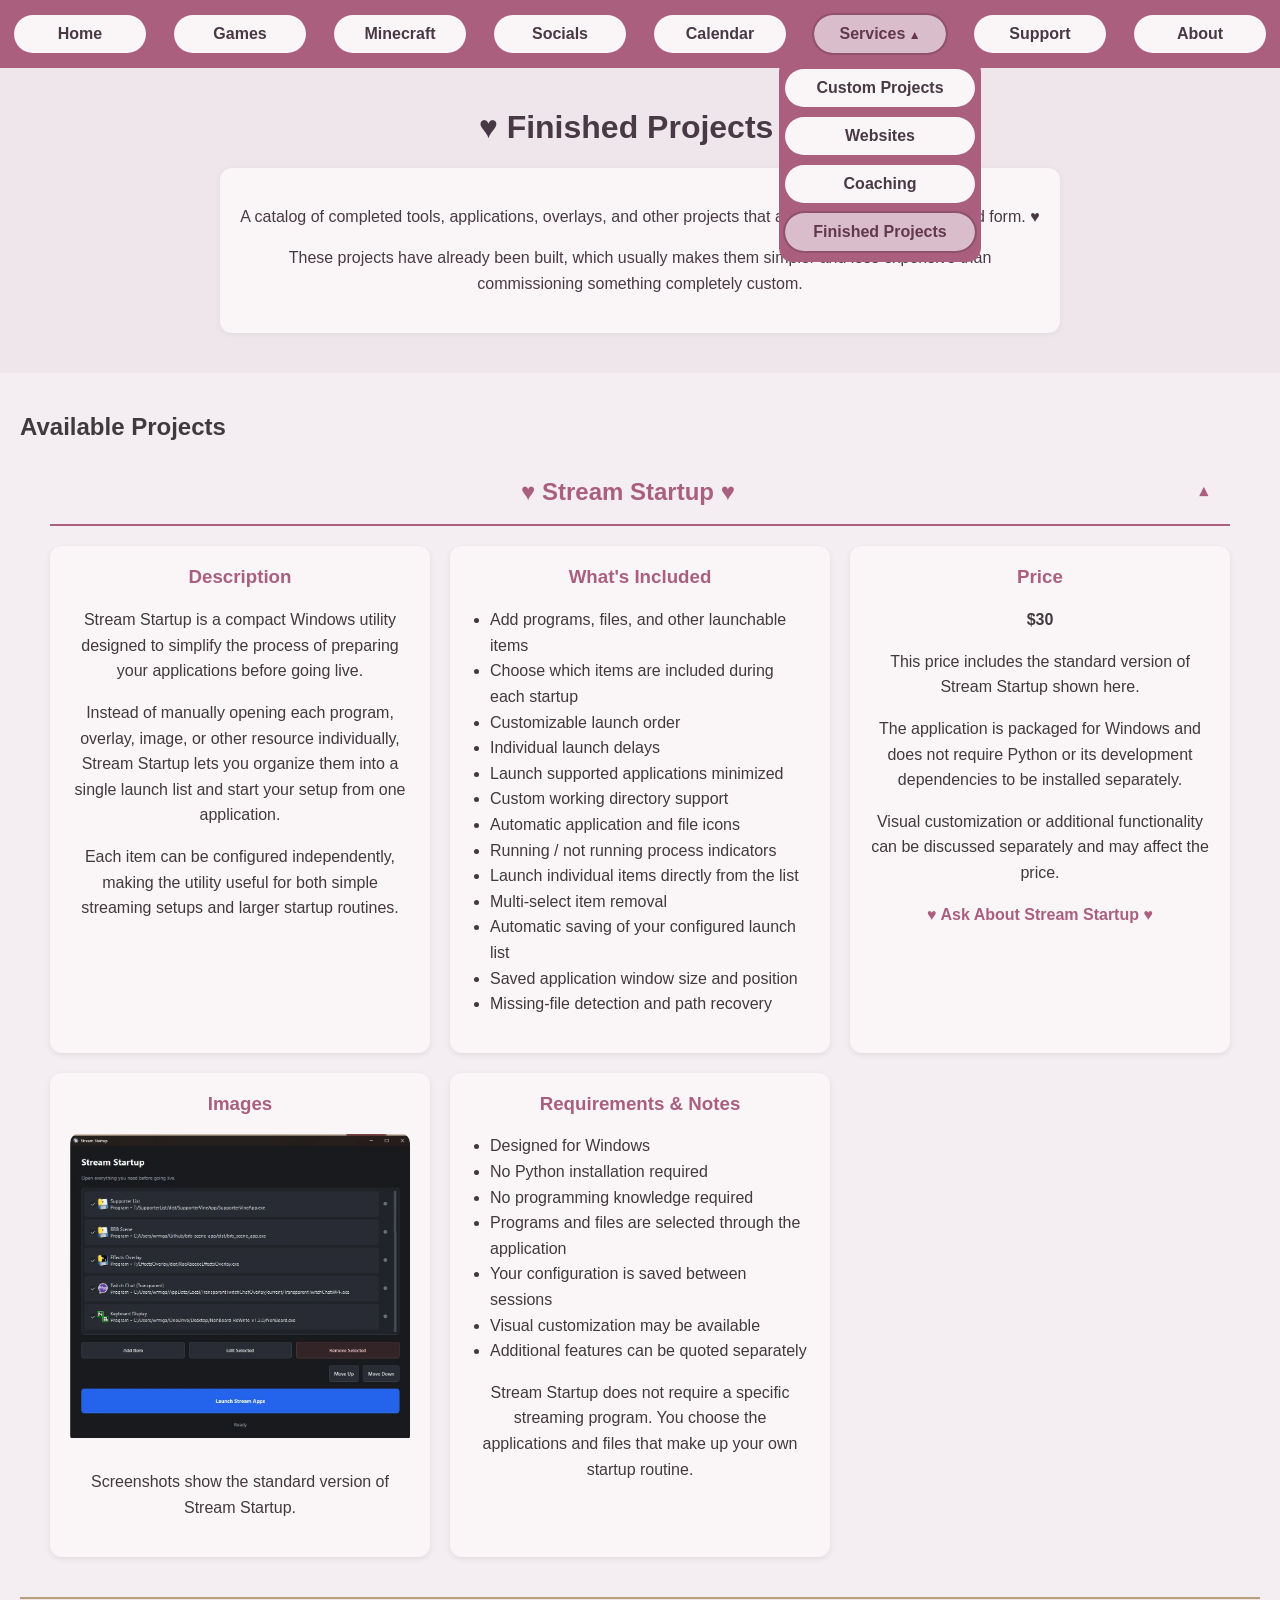
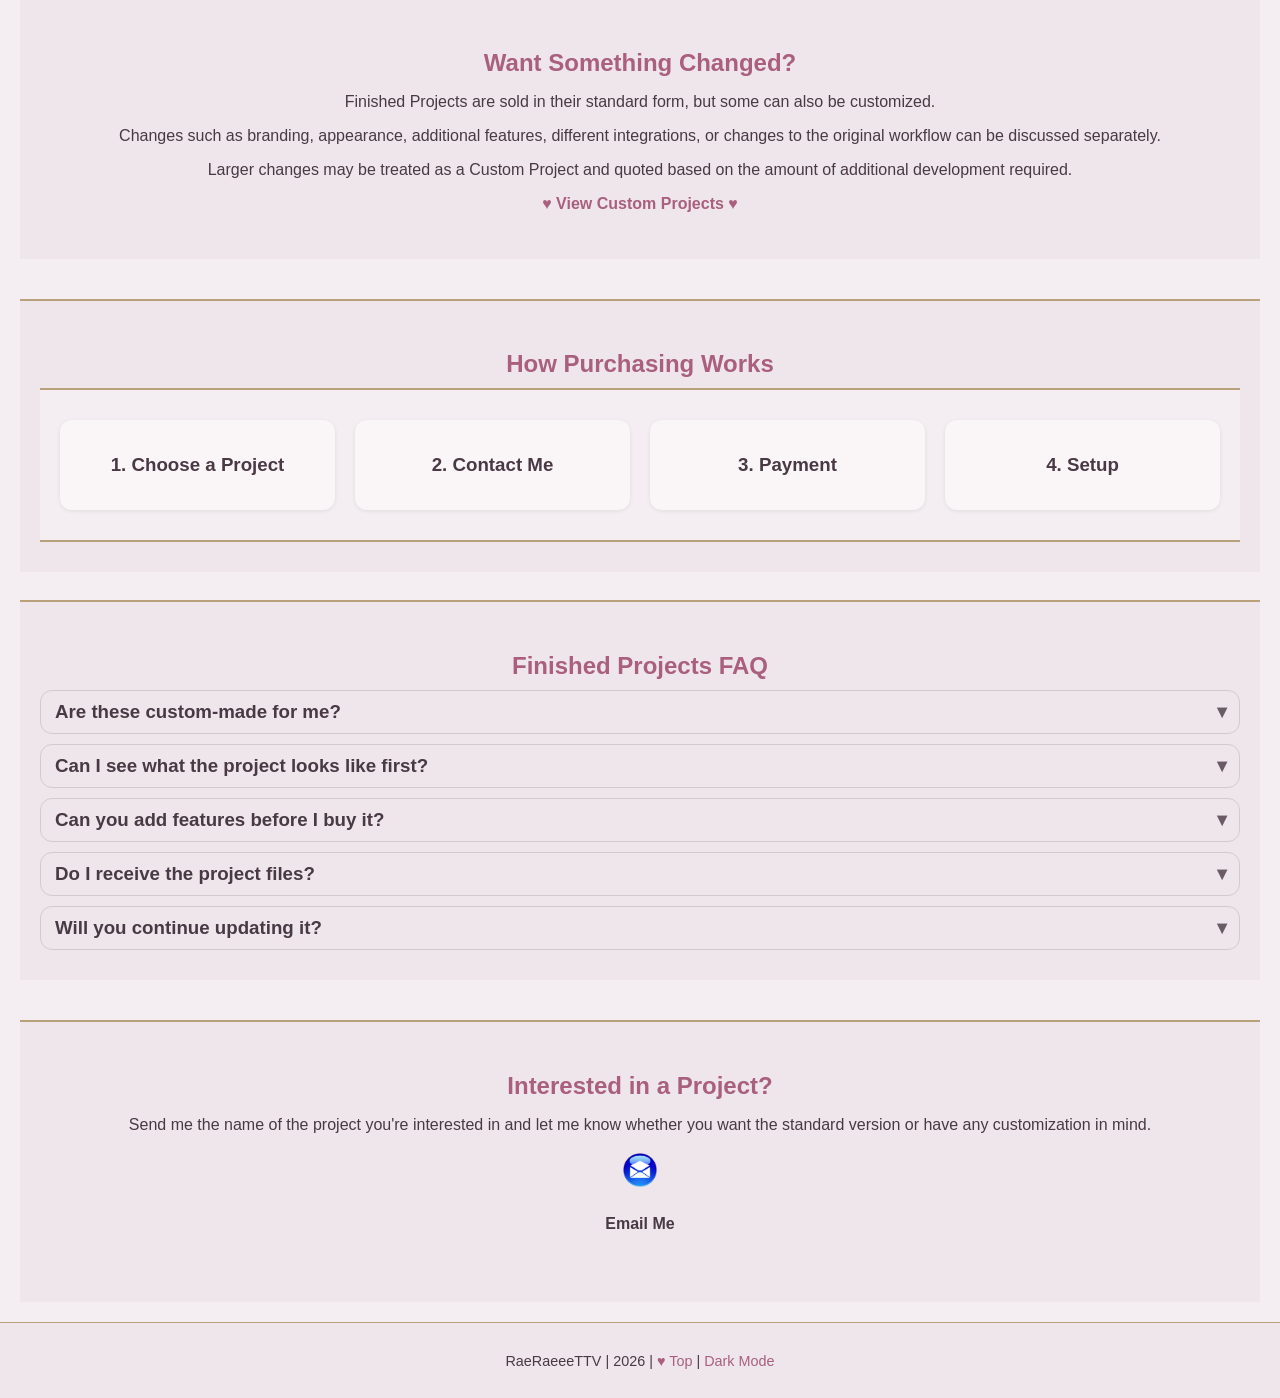
<file: website/finished-projects.html>
<!DOCTYPE html>
<html lang="en">

<head>
  <meta charset="UTF-8" />
  <meta name="viewport" content="width=device-width, initial-scale=1" />

  <title>Finished Projects</title>

  <link
    id="theme-stylesheet"
    rel="stylesheet"
    href="assets/css/darkmode.css"
  />

  <link
    rel="icon"
    href="assets/img/favicon.webp"
    type="image/png"
  />
</head>

<body>

  <div class="page-wrapper">

    <!-- =========================
         NAVIGATION
    ========================== -->

    <nav>

      <a href="index.html">Home</a>
      <a href="games.html">Games</a>
      <a href="minecraft.html">Minecraft</a>
      <a href="socials.html">Socials</a>
      <a href="calendar.html">Calendar</a>

      <details class="nav-dropdown">

        <summary>Services</summary>

        <div class="nav-dropdown-menu">
          <a href="custom-projects.html">Custom Projects</a>
          <a href="websites.html">Websites</a>
          <a href="coaching.html">Coaching</a>
          <a href="finished-projects.html">Finished Projects</a>
        </div>

      </details>

      <a href="support.html">Support</a>
      <a href="about.html">About</a>

    </nav>


    <!-- =========================
         HEADER
    ========================== -->

    <header>

      <h1>♥ Finished Projects ♥</h1>

      <div class="about-intro">

        <p>
          A catalog of completed tools, applications,
          overlays, and other projects that are available
          in their standard form. ♥
        </p>

        <p>
          These projects have already been built,
          which usually makes them simpler and less
          expensive than commissioning something
          completely custom.
        </p>

      </div>

    </header>


    <!-- =========================
         MAIN CONTENT
    ========================== -->

    <main>


      <!-- =========================
           PROJECT CATALOG
      ========================== -->

      <section id="finished-projects">

        <h2>Available Projects</h2>

        <div class="about-section-grid">


          <!-- =====================================================
               PROJECT TEMPLATE
               
               COPY THIS ENTIRE .about-section BLOCK
               WHEN ADDING A NEW PROJECT
          ====================================================== -->

          <!-- =====================================================
     STREAM STARTUP
====================================================== -->

<section class="about-section open">

  <div class="about-section-header">
    <h2>♥ Stream Startup ♥</h2>
  </div>

  <div class="about-section-content">


    <!-- =========================
         DESCRIPTION
    ========================== -->

    <div class="about-card">

      <h3>Description</h3>

      <p>
        Stream Startup is a compact Windows utility designed
        to simplify the process of preparing your applications
        before going live.
      </p>

      <p>
        Instead of manually opening each program, overlay,
        image, or other resource individually, Stream Startup
        lets you organize them into a single launch list and
        start your setup from one application.
      </p>

      <p>
        Each item can be configured independently, making the
        utility useful for both simple streaming setups and
        larger startup routines.
      </p>

    </div>


    <!-- =========================
         FEATURES
    ========================== -->

    <div class="about-card">

      <h3>What's Included</h3>

      <ul>
        <li>Add programs, files, and other launchable items</li>
        <li>Choose which items are included during each startup</li>
        <li>Customizable launch order</li>
        <li>Individual launch delays</li>
        <li>Launch supported applications minimized</li>
        <li>Custom working directory support</li>
        <li>Automatic application and file icons</li>
        <li>Running / not running process indicators</li>
        <li>Launch individual items directly from the list</li>
        <li>Multi-select item removal</li>
        <li>Automatic saving of your configured launch list</li>
        <li>Saved application window size and position</li>
        <li>Missing-file detection and path recovery</li>
      </ul>

    </div>


    <!-- =========================
         PRICE
    ========================== -->

    <div class="about-card">

      <h3>Price</h3>

      <p>
        <strong>$30</strong>
      </p>

      <p>
        This price includes the standard version of
        Stream Startup shown here.
      </p>

      <p>
        The application is packaged for Windows and does
        not require Python or its development dependencies
        to be installed separately.
      </p>

      <p>
        Visual customization or additional functionality
        can be discussed separately and may affect the price.
      </p>

      <p>
        <a
          href="#contact"
          class="footer-link"
        >
          ♥ Ask About Stream Startup ♥
        </a>
      </p>

    </div>


    <!-- =========================
         IMAGE GALLERY
    ========================== -->

    <div class="about-card">

      <h3>Images</h3>

      <div
        class="about-slider"
        style="--about-slider-height: 320px;"
      >

        <a
          class="about-slide is-active"
          href="assets/img/portfolio/streamstartupmain.webp"
          target="_blank"
          rel="noopener"
        >
          <img
            src="assets/img/portfolio/streamstartupmain.webp"
            alt="Stream Startup application"
            loading="lazy"
            decoding="async"
          />
        </a>

        <a
          class="about-slide"
          href="assets/img/portfolio/streamstartupadd.webp"
          target="_blank"
          rel="noopener"
        >
          <img
            src="assets/img/portfolio/streamstartupadd.webp"
            alt="Stream Startup Add Program"
            loading="lazy"
            decoding="async"
          />
        </a>

        <a
          class="about-slide"
          href="assets/img/portfolio/streamstartuplaunch.webp"
          target="_blank"
          rel="noopener"
        >
          <img
            src="assets/img/portfolio/streamstartuplaunch.webp"
            alt="Stream Startup Launch Individual Active"
            loading="lazy"
            decoding="async"
          />
        </a>

      </div>

      <p>
        Screenshots show the standard version of
        Stream Startup.
      </p>

    </div>


    <!-- =========================
         REQUIREMENTS / NOTES
    ========================== -->

    <div class="about-card">

      <h3>Requirements & Notes</h3>

      <ul>
        <li>Designed for Windows</li>
        <li>No Python installation required</li>
        <li>No programming knowledge required</li>
        <li>Programs and files are selected through the application</li>
        <li>Your configuration is saved between sessions</li>
        <li>Visual customization may be available</li>
        <li>Additional features can be quoted separately</li>
      </ul>

      <p>
        Stream Startup does not require a specific streaming
        program. You choose the applications and files that
        make up your own startup routine.
      </p>

    </div>


  </div>

</section>


          <!-- =====================================================
               END PROJECT TEMPLATE
          ====================================================== -->


        </div>

      </section>


      <!-- =========================
           CUSTOMIZATION
      ========================== -->

      <section class="contact-note" id="customization">

        <h2>Want Something Changed?</h2>

        <p>
          Finished Projects are sold in their standard form,
          but some can also be customized.
        </p>

        <p>
          Changes such as branding, appearance,
          additional features, different integrations,
          or changes to the original workflow can
          be discussed separately.
        </p>

        <p>
          Larger changes may be treated as a
          Custom Project and quoted based on
          the amount of additional development required.
        </p>

        <p>
          <a
            href="custom-projects.html"
            class="footer-link"
          >
            ♥ View Custom Projects ♥
          </a>
        </p>

      </section>


      <!-- =========================
           HOW PURCHASING WORKS
      ========================== -->

      <section class="contact-note" id="purchase-info">

        <h2>How Purchasing Works</h2>

        <div class="game-panel">


          <div class="game-card service-card">

            <h3>1. Choose a Project</h3>

            <p>
              Find a finished project that already
              fits what you need.
            </p>

          </div>


          <div class="game-card service-card">

            <h3>2. Contact Me</h3>

            <p>
              Let me know which project you're
              interested in and whether you want
              the standard version or any changes.
            </p>

          </div>


          <div class="game-card service-card">

            <h3>3. Payment</h3>

            <p>
              Once payment is arranged,
              I'll provide the finished project
              files and any included setup information.
            </p>

          </div>


          <div class="game-card service-card">

            <h3>4. Setup</h3>

            <p>
              If the project includes setup instructions,
              I'll provide them along with the files.
            </p>

            <p>
              I'm also happy to answer reasonable
              setup questions after delivery.
            </p>

          </div>


        </div>

      </section>


      <!-- =========================
           FAQ
      ========================== -->

      <section class="contact-note" id="faq">

        <h2>Finished Projects FAQ</h2>

        <div class="faq-list">


          <details class="faq-item">

            <summary>
              <h3>Are these custom-made for me?</h3>
            </summary>

            <div class="answer">

              <p>
                No.
              </p>

              <p>
                The listed price is for the standard
                finished version of the project.
              </p>

              <p>
                If you want changes, we can discuss
                customization separately.
              </p>

            </div>

          </details>


          <details class="faq-item">

            <summary>
              <h3>Can I see what the project looks like first?</h3>
            </summary>

            <div class="answer">

              <p>
                Yes.
              </p>

              <p>
                Each project listing can include screenshots
                or preview images showing the standard version.
              </p>

            </div>

          </details>


          <details class="faq-item">

            <summary>
              <h3>Can you add features before I buy it?</h3>
            </summary>

            <div class="answer">

              <p>
                Possibly.
              </p>

              <p>
                Small changes may be simple to add,
                while larger changes may require
                a separate custom-project quote.
              </p>

            </div>

          </details>


          <details class="faq-item">

            <summary>
              <h3>Do I receive the project files?</h3>
            </summary>

            <div class="answer">

              <p>
                Yes.
              </p>

              <p>
                Once payment is complete,
                you'll receive the finished files
                associated with the project.
              </p>

            </div>

          </details>


          <details class="faq-item">

            <summary>
              <h3>Will you continue updating it?</h3>
            </summary>

            <div class="answer">

              <p>
                Not necessarily.
              </p>

              <p>
                Finished projects are sold based on
                the version shown and described at
                the time of purchase.
              </p>

              <p>
                Future updates may happen,
                but they are not guaranteed unless
                otherwise stated in the project listing.
              </p>

            </div>

          </details>


        </div>

      </section>


      <!-- =========================
           CONTACT
      ========================== -->

      <section class="contact-note" id="contact">

        <h2>Interested in a Project?</h2>

        <p>
          Send me the name of the project you're
          interested in and let me know whether
          you want the standard version or have
          any customization in mind.
        </p>


        <div
          class="email-block"
          id="email-block"
        >

          <img
            src="assets/img/logos/email.webp"
            alt="Email Icon"
          />

          <h4>Email Me</h4>

          <div class="email-container">

            <span
              id="email-text"
              class="email-address"
            >
              RaeRaeeeTTV@gmail.com
            </span>

            <span
              id="copy-confirm"
              class="copy-confirm"
            >
              Copied!
            </span>

          </div>

        </div>

      </section>


    </main>


    <!-- =========================
         FOOTER
    ========================== -->

    <footer class="site-footer">

      <p>

        RaeRaeeeTTV |

        2026 |

        <a
          href="#top"
          class="footer-link"
        >
          ♥ Top
        </a>

        |

        <a
          href="#"
          class="footer-link"
          id="toggle-theme"
        >
          ♥ Dark Mode
        </a>

      </p>

    </footer>

  </div>


  <!-- =========================
       SCRIPTS
  ========================== -->

  <script src="assets/js/main.js"></script>

</body>

</html>
</file>
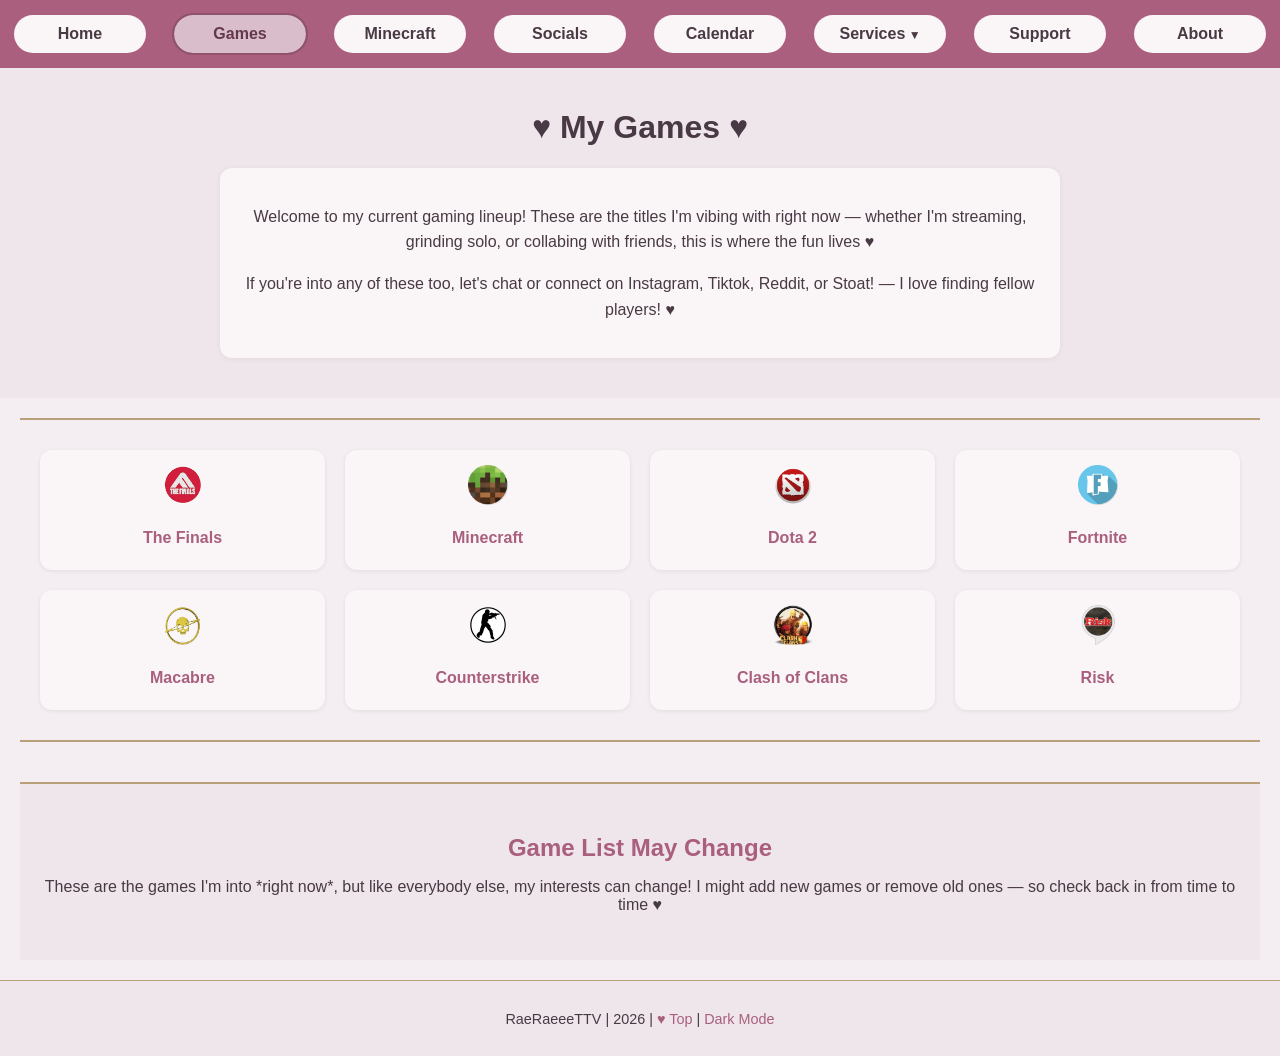
<file: website/games.html>
<!DOCTYPE html>
<html lang="en">
<head>
  <meta charset="UTF-8">
  <meta name="viewport" content="width=device-width, initial-scale=1">
  <title>My Games</title>
  <link id="theme-stylesheet" rel="stylesheet" href="assets/css/darkmode.css">
  <link rel="icon" href="assets/img/favicon.webp" type="image/png">


</head>
<body id="games-page">

  <div class="page-wrapper">

    <nav>
  <a href="index.html">Home</a>
  <a href="games.html">Games</a>
  <a href="minecraft.html">Minecraft</a>
  <a href="socials.html">Socials</a>
  <a href="calendar.html">Calendar</a>

  <details class="nav-dropdown">
    <summary>Services</summary>

    <div class="nav-dropdown-menu">
      <a href="custom-projects.html">Custom Projects</a>
      <a href="websites.html">Websites</a>
      <a href="coaching.html">Coaching</a>
      <a href="finished-projects.html">Finished Projects</a>
    </div>
  </details>

  <a href="support.html">Support</a>
  <a href="about.html">About</a>
</nav>

    <header>
      <h1>♥ My Games ♥</h1>

      <div class="games-intro">
        <p>
          Welcome to my current gaming lineup! These are the titles I'm vibing with right now —
          whether I'm streaming, grinding solo, or collabing with friends, this is where the fun lives ♥
        </p>
        <p>
          If you're into any of these too, let's chat or connect on Instagram, Tiktok, Reddit, or Stoat! — I love finding fellow players! ♥
        </p>
      </div>
      
    </header>

    <main>
      <section class="game-panel">
        <div class="game-card" id="thefinals">
          <img src="assets/img/gameicons/finals.webp" alt="The Finals">
          <h4>The Finals</h4>
          <p>♥ Creator: Embark</p>
          <p>♥ Style: Movement Shooter</p>
          <p>♥ Ingame Name: RaeRaeeeTTV</p>
          <p><a href="https://www.reachthefinals.com/">♥ Reach The Finals 🔗</a></p>
        </div>
      
        <div class="game-card" id="minecraft">
          <img src="assets/img/gameicons/minecraft.webp" alt="Minecraft">
          <h4>Minecraft</h4>
          <p>♥ Creator: Mojang</p>
          <p>♥ Style: Open World Sandbox</p>
          <p>♥ Ingame Name: RaeRaeeeTTV</p>
          <p><a href="https://www.minecraft.net/">♥ Minecraft Official Site 🔗</a></p>
        </div>
      
        <div class="game-card" id="dota2">
          <img src="assets/img/gameicons/dota2.webp" alt="Dota 2">
          <h4>Dota 2</h4>
          <p>♥ Creator: Valve</p>
          <p>♥ Style: MOBA</p>
          <p>♥ Ingame Name: RaeRaeee</p>
          <p><a href="https://www.dota2.com/home">♥ Dota 2 Website 🔗</a></p>
        </div>
      
        <div class="game-card" id="fortnite">
          <img src="assets/img/gameicons/fortnite.webp" alt="Fortnite">
          <h4>Fortnite</h4>
          <p>♥ Creator: Epic Games</p>
          <p>♥ Style: Battle Royale</p>
          <p>♥ Ingame Name: Rae_Raeee_TTV</p>
          <p><a href="https://www.fortnite.com/">♥ Fortnite Homepage 🔗</a></p>
        </div>
      
        <div class="game-card" id="macabre">
          <img src="assets/img/gameicons/macabre.webp" alt="Macabre">
          <h4>Macabre</h4>
          <p>♥ Creator: Weforge Studio</p>
          <p>♥ Style: Stealth Extraction Horror</p>
          <p>♥ Ingame Name: RaeRaeee</p>
          <p><a href="https://store.steampowered.com/app/1794830/Macabre/">♥ Macabre Steam Page 🔗</a></p>
        </div>
      
        <div class="game-card" id="counterstrike">
          <img src="assets/img/gameicons/counterstrike.webp" alt="Counterstrike 2">
          <h4>Counterstrike</h4>
          <p>♥ Creator: Valve</p>
          <p>♥ Style: First Person Shooter</p>
          <p>♥ Ingame Name: RaeRaeee</p>
          <p><a href="https://www.counter-strike.net/home">♥ Counterstrike Website 🔗</a></p>
        </div>
      
        <div class="game-card" id="clashofclans">
          <img src="assets/img/gameicons/clashofclans.webp" alt="Clash of Clans">
          <h4>Clash of Clans</h4>
          <p>♥ Creator: Supercell</p>
          <p>♥ Style: Strategy</p>
          <p>♥ Ingame Name: RaeRaeeeTTV</p>
          <p><a href="https://supercell.com/en/games/clashofclans/">♥ Supercell Website 🔗</a></p>
        </div>
      
        <div class="game-card" id="risk">
          <img src="assets/img/gameicons/risk.webp" alt="Risk">
          <h4>Risk</h4>
          <p>♥ Creator: SMG Studio</p>
          <p>♥ Style: Strategy</p>
          <p>♥ Ingame Name: RaeRaeee</p>
          <p><a href="https://store.steampowered.com/app/1128810/RISK_Global_Domination/">♥ Risk Steam Page 🔗</a></p>
        </div>
      </section>
      
      <section class="games-note">
        <h2>Game List May Change</h2>
        <p>
          These are the games I'm into *right now*, but like everybody else, my interests can change!
          I might add new games or remove old ones — so check back in from time to time ♥
        </p>
      </section>      

    </main>

    <footer class="site-footer">
      <p>
        RaeRaeeeTTV |
        2026 |
        <a href="#top" class="footer-link">♥ Top</a> |
        <a href="#" class="footer-link" id="toggle-theme">♥ Dark Mode</a>

      </p>
    </footer>

  </div>
  <script src="assets/js/main.js"></script>

</body>
</html>
</file>
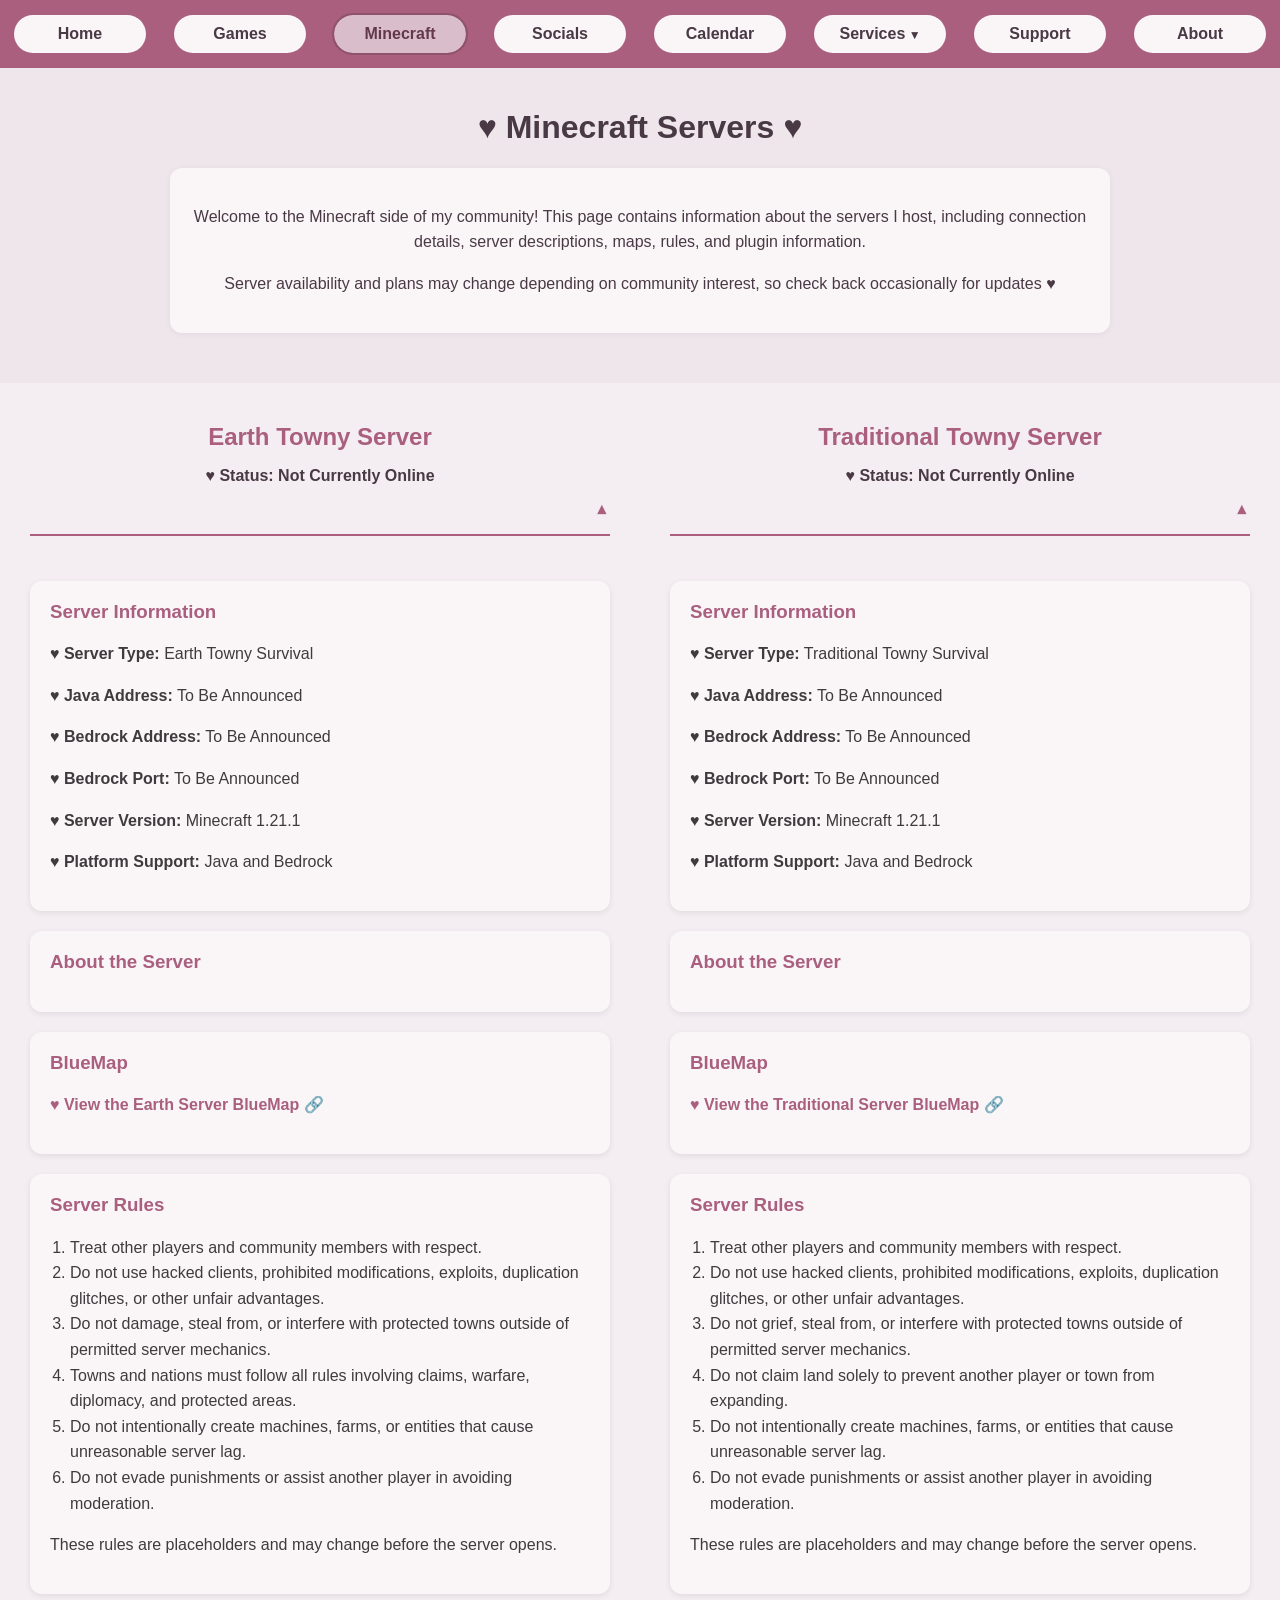
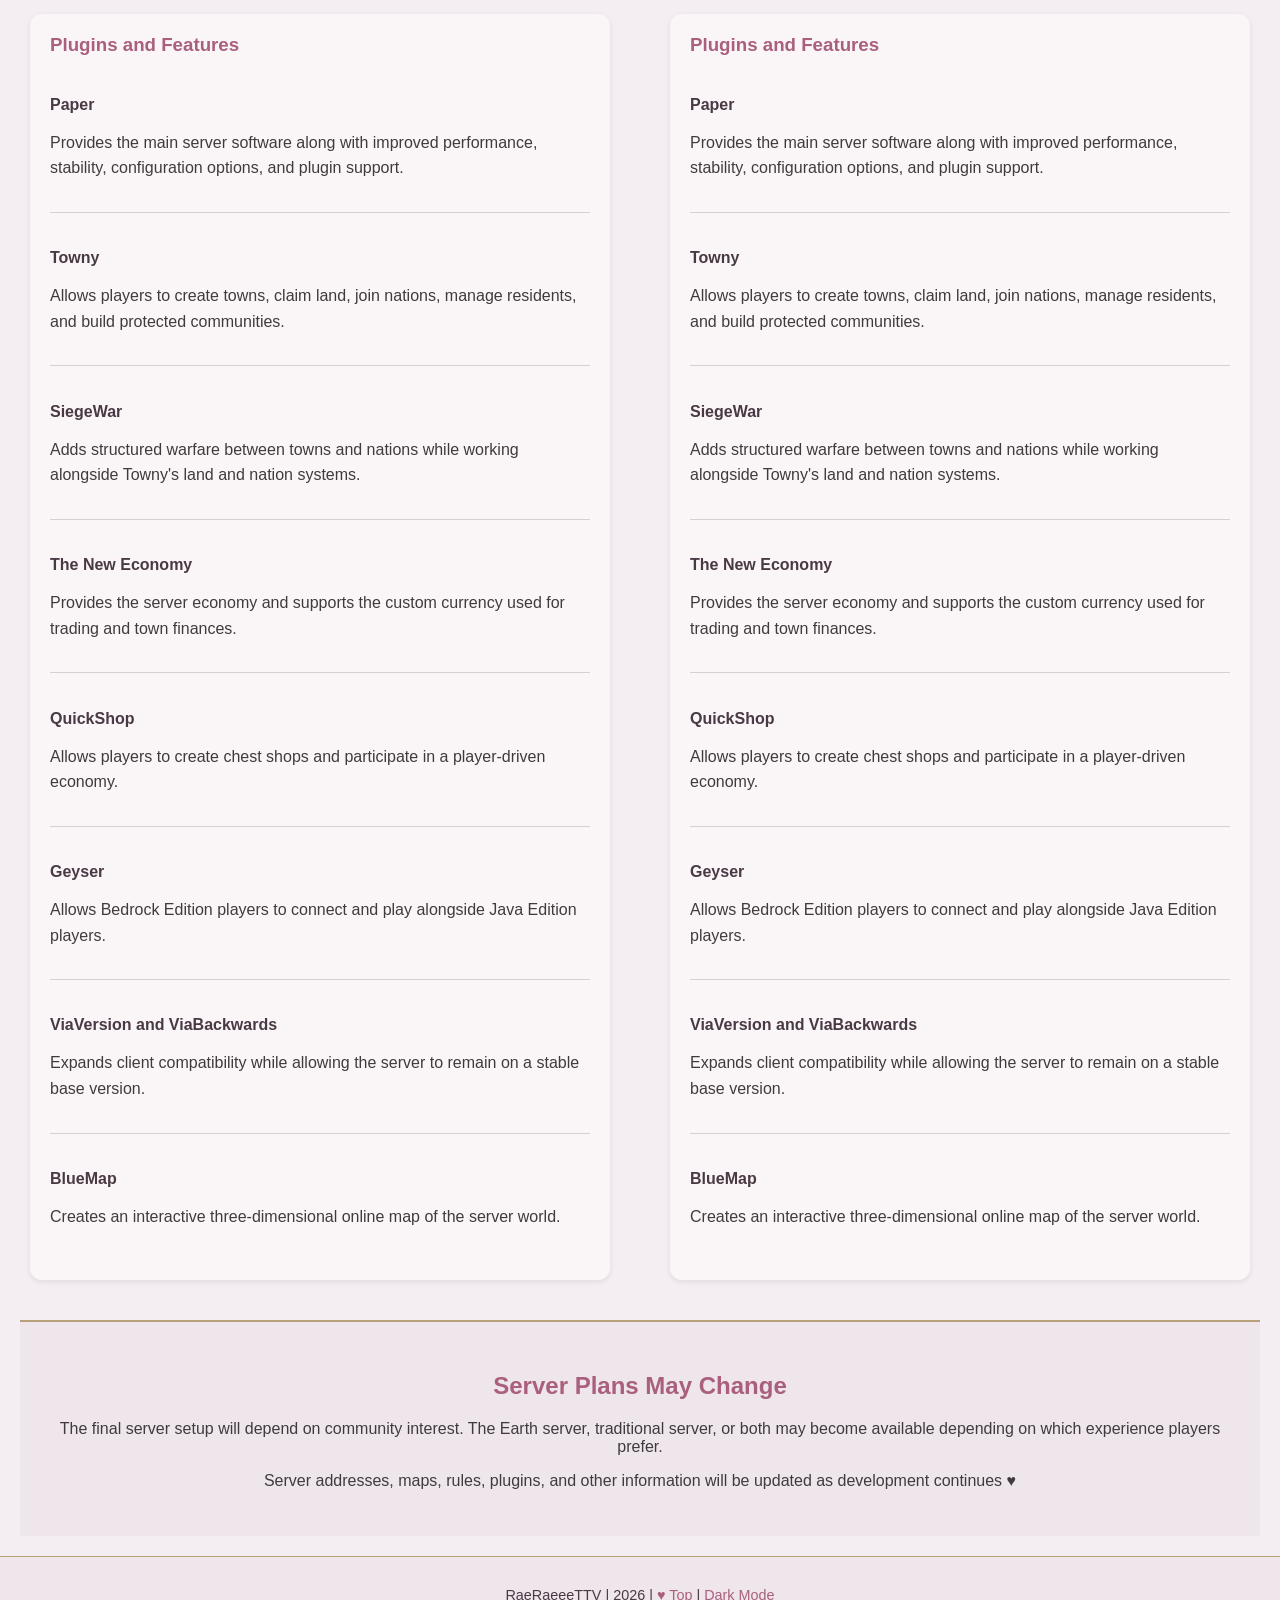
<file: website/minecraft.html>
<!DOCTYPE html>
<html lang="en">
<head>
  <meta charset="UTF-8">
  <meta name="viewport" content="width=device-width, initial-scale=1">
  <title>Minecraft Servers</title>
  <link id="theme-stylesheet" rel="stylesheet" href="assets/css/darkmode.css">
  <link rel="icon" href="assets/img/favicon.webp" type="image/png">


</head>
<body>

  <div class="page-wrapper">

    <nav>
  <a href="index.html">Home</a>
  <a href="games.html">Games</a>
  <a href="minecraft.html">Minecraft</a>
  <a href="socials.html">Socials</a>
  <a href="calendar.html">Calendar</a>

  <details class="nav-dropdown">
    <summary>Services</summary>

    <div class="nav-dropdown-menu">
      <a href="custom-projects.html">Custom Projects</a>
      <a href="websites.html">Websites</a>
      <a href="coaching.html">Coaching</a>
      <a href="finished-projects.html">Finished Projects</a>
    </div>
  </details>

  <a href="support.html">Support</a>
  <a href="about.html">About</a>
</nav>

    <header>
  <h1>♥ Minecraft Servers ♥</h1>

  <div class="minecraft-intro">
    <p>
      Welcome to the Minecraft side of my community! This page contains
      information about the servers I host, including connection details,
      server descriptions, maps, rules, and plugin information.
    </p>

    <p>
      Server availability and plans may change depending on community interest,
      so check back occasionally for updates ♥
    </p>
  </div>
</header>

<main>

  <!--
    Each server-column represents one server.

    Copy and paste an entire server-column block inside server-grid
    whenever you want to add another server later.
  -->

  <section class="server-grid">

    <!-- Earth Towny Server -->

    <article class="server-column open" id="earth-server">

      <div class="server-column-header">
        <h2>Earth Towny Server</h2>
        <p class="server-status">♥ Status: Not Currently Online</p>
      </div>

      <div class="server-content">

      <section class="server-card server-information">
        <h3>Server Information</h3>

        <p><strong>♥ Server Type:</strong> Earth Towny Survival</p>
        <p><strong>♥ Java Address:</strong> To Be Announced</p>
        <p><strong>♥ Bedrock Address:</strong> To Be Announced</p>
        <p><strong>♥ Bedrock Port:</strong> To Be Announced</p>
        <p><strong>♥ Server Version:</strong> Minecraft 1.21.1</p>
        <p><strong>♥ Platform Support:</strong> Java and Bedrock</p>
      </section>

      <section class="server-card server-description">
        <h3>About the Server</h3>

        <p>
          
        </p>

        <p>
          
        </p>

        <p>
         
        </p>
      </section>

      <section class="server-card server-map">
        <h3>BlueMap</h3>

        <p>
          
        </p>

        <p>
          <a href="#" target="_blank" rel="noopener noreferrer">
            ♥ View the Earth Server BlueMap 🔗
          </a>
        </p>
      </section>

      <section class="server-card server-rules">
        <h3>Server Rules</h3>

        <ol>
          <li>Treat other players and community members with respect.</li>

          <li>
            Do not use hacked clients, prohibited modifications, exploits,
            duplication glitches, or other unfair advantages.
          </li>

          <li>
            Do not damage, steal from, or interfere with protected towns
            outside of permitted server mechanics.
          </li>

          <li>
            Towns and nations must follow all rules involving claims, warfare,
            diplomacy, and protected areas.
          </li>

          <li>
            Do not intentionally create machines, farms, or entities that cause
            unreasonable server lag.
          </li>

          <li>
            Do not evade punishments or assist another player in avoiding
            moderation.
          </li>
        </ol>

        <p>
          These rules are placeholders and may change before the server opens.
        </p>
      </section>

      <section class="server-card server-plugins">
        <h3>Plugins and Features</h3>

        <div class="plugin-list">

          <article class="plugin-entry">
            <h4>Paper</h4>
            <p>
              Provides the main server software along with improved performance,
              stability, configuration options, and plugin support.
            </p>
          </article>

          <article class="plugin-entry">
            <h4>Towny</h4>
            <p>
              Allows players to create towns, claim land, join nations, manage
              residents, and build protected communities.
            </p>
          </article>

          <article class="plugin-entry">
            <h4>SiegeWar</h4>
            <p>
              Adds structured warfare between towns and nations while working
              alongside Towny's land and nation systems.
            </p>
          </article>

          <article class="plugin-entry">
            <h4>The New Economy</h4>
            <p>
              Provides the server economy and supports the custom currency used
              for trading and town finances.
            </p>
          </article>

          <article class="plugin-entry">
            <h4>QuickShop</h4>
            <p>
              Allows players to create chest shops and participate in a
              player-driven economy.
            </p>
          </article>

          <article class="plugin-entry">
            <h4>Geyser</h4>
            <p>
              Allows Bedrock Edition players to connect and play alongside Java
              Edition players.
            </p>
          </article>

          <article class="plugin-entry">
            <h4>ViaVersion and ViaBackwards</h4>
            <p>
              Expands client compatibility while allowing the server to remain
              on a stable base version.
            </p>
          </article>

          <article class="plugin-entry">
            <h4>BlueMap</h4>
            <p>
              Creates an interactive three-dimensional online map of the server
              world.
            </p>
          </article>

        </div>
      </section>

      </div>

    </article>


    <!-- Traditional Towny Server -->

    <article class="server-column open" id="traditional-server">

      <div class="server-column-header">
        <h2>Traditional Towny Server</h2>
        <p class="server-status">♥ Status: Not Currently Online</p>
      </div>

      <div class="server-content">

      <section class="server-card server-information">
        <h3>Server Information</h3>

        <p><strong>♥ Server Type:</strong> Traditional Towny Survival</p>
        <p><strong>♥ Java Address:</strong> To Be Announced</p>
        <p><strong>♥ Bedrock Address:</strong> To Be Announced</p>
        <p><strong>♥ Bedrock Port:</strong> To Be Announced</p>
        <p><strong>♥ Server Version:</strong> Minecraft 1.21.1</p>
        <p><strong>♥ Platform Support:</strong> Java and Bedrock</p>
      </section>

      <section class="server-card server-description">
        <h3>About the Server</h3>

        <p>
          
        </p>

        <p>
         
        </p>

        <p>
        
        </p>
      </section>

      <section class="server-card server-map">
        <h3>BlueMap</h3>

        <p>
    
        </p>

        <p>
          <a href="#" target="_blank" rel="noopener noreferrer">
            ♥ View the Traditional Server BlueMap 🔗
          </a>
        </p>
      </section>

      <section class="server-card server-rules">
        <h3>Server Rules</h3>

        <ol>
          <li>Treat other players and community members with respect.</li>

          <li>
            Do not use hacked clients, prohibited modifications, exploits,
            duplication glitches, or other unfair advantages.
          </li>

          <li>
            Do not grief, steal from, or interfere with protected towns outside
            of permitted server mechanics.
          </li>

          <li>
            Do not claim land solely to prevent another player or town from
            expanding.
          </li>

          <li>
            Do not intentionally create machines, farms, or entities that cause
            unreasonable server lag.
          </li>

          <li>
            Do not evade punishments or assist another player in avoiding
            moderation.
          </li>
        </ol>

        <p>
          These rules are placeholders and may change before the server opens.
        </p>
      </section>

      <section class="server-card server-plugins">
        <h3>Plugins and Features</h3>

        <div class="plugin-list">

          <article class="plugin-entry">
            <h4>Paper</h4>
            <p>
              Provides the main server software along with improved performance,
              stability, configuration options, and plugin support.
            </p>
          </article>

          <article class="plugin-entry">
            <h4>Towny</h4>
            <p>
              Allows players to create towns, claim land, join nations, manage
              residents, and build protected communities.
            </p>
          </article>

          <article class="plugin-entry">
            <h4>SiegeWar</h4>
            <p>
              Adds structured warfare between towns and nations while working
              alongside Towny's land and nation systems.
            </p>
          </article>

          <article class="plugin-entry">
            <h4>The New Economy</h4>
            <p>
              Provides the server economy and supports the custom currency used
              for trading and town finances.
            </p>
          </article>

          <article class="plugin-entry">
            <h4>QuickShop</h4>
            <p>
              Allows players to create chest shops and participate in a
              player-driven economy.
            </p>
          </article>

          <article class="plugin-entry">
            <h4>Geyser</h4>
            <p>
              Allows Bedrock Edition players to connect and play alongside Java
              Edition players.
            </p>
          </article>

          <article class="plugin-entry">
            <h4>ViaVersion and ViaBackwards</h4>
            <p>
              Expands client compatibility while allowing the server to remain
              on a stable base version.
            </p>
          </article>

          <article class="plugin-entry">
            <h4>BlueMap</h4>
            <p>
              Creates an interactive three-dimensional online map of the server
              world.
            </p>
          </article>

        </div>
      </section>

      </div>

    </article>

  </section>


  <section class="minecraft-note">
    <h2>Server Plans May Change</h2>

    <p>
      The final server setup will depend on community interest. The Earth
      server, traditional server, or both may become available depending on
      which experience players prefer.
    </p>

    <p>
      Server addresses, maps, rules, plugins, and other information will be
      updated as development continues ♥
    </p>
  </section>

</main>

    <footer class="site-footer">
      <p>
        RaeRaeeeTTV |
        2026 |
        <a href="#top" class="footer-link">♥ Top</a> |
        <a href="#" class="footer-link" id="toggle-theme">♥ Dark Mode</a>
      </p>
    </footer>

  </div>
  <script src="assets/js/main.js"></script>

</body>
</html>
</file>
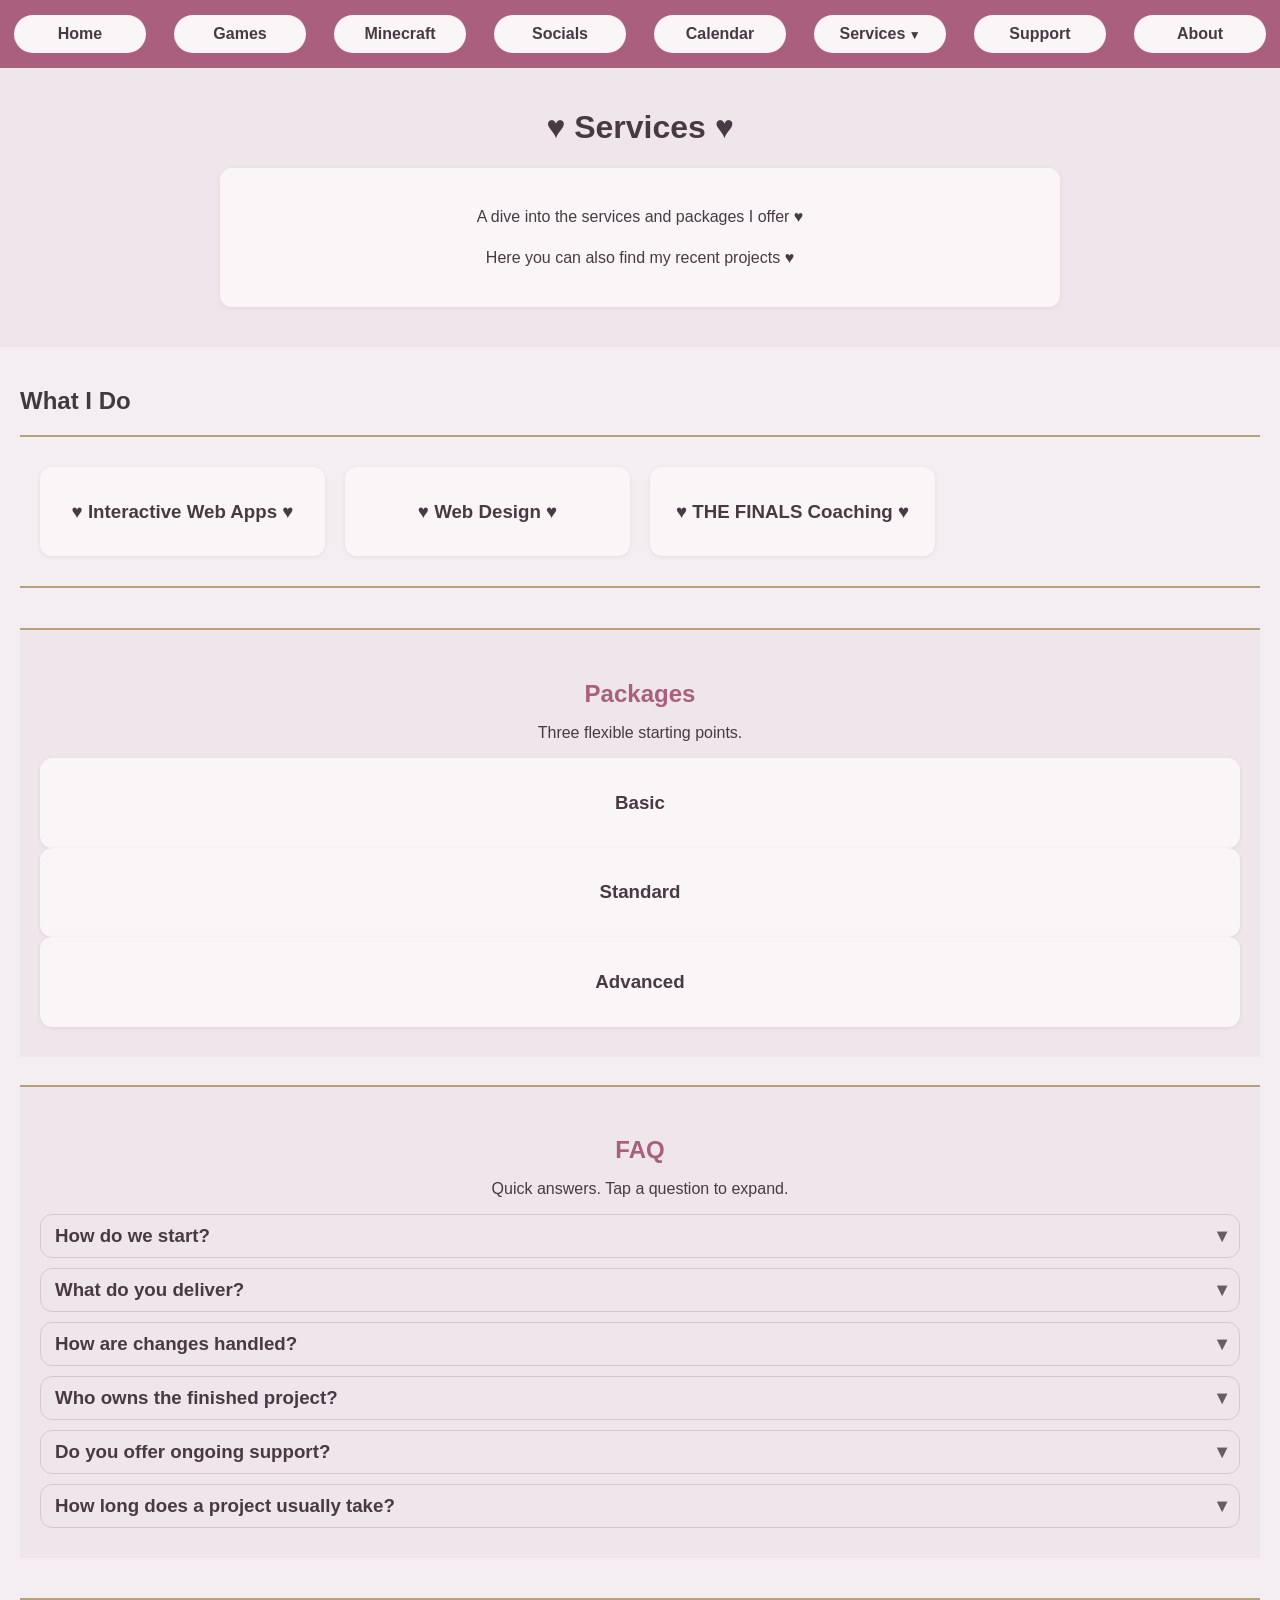
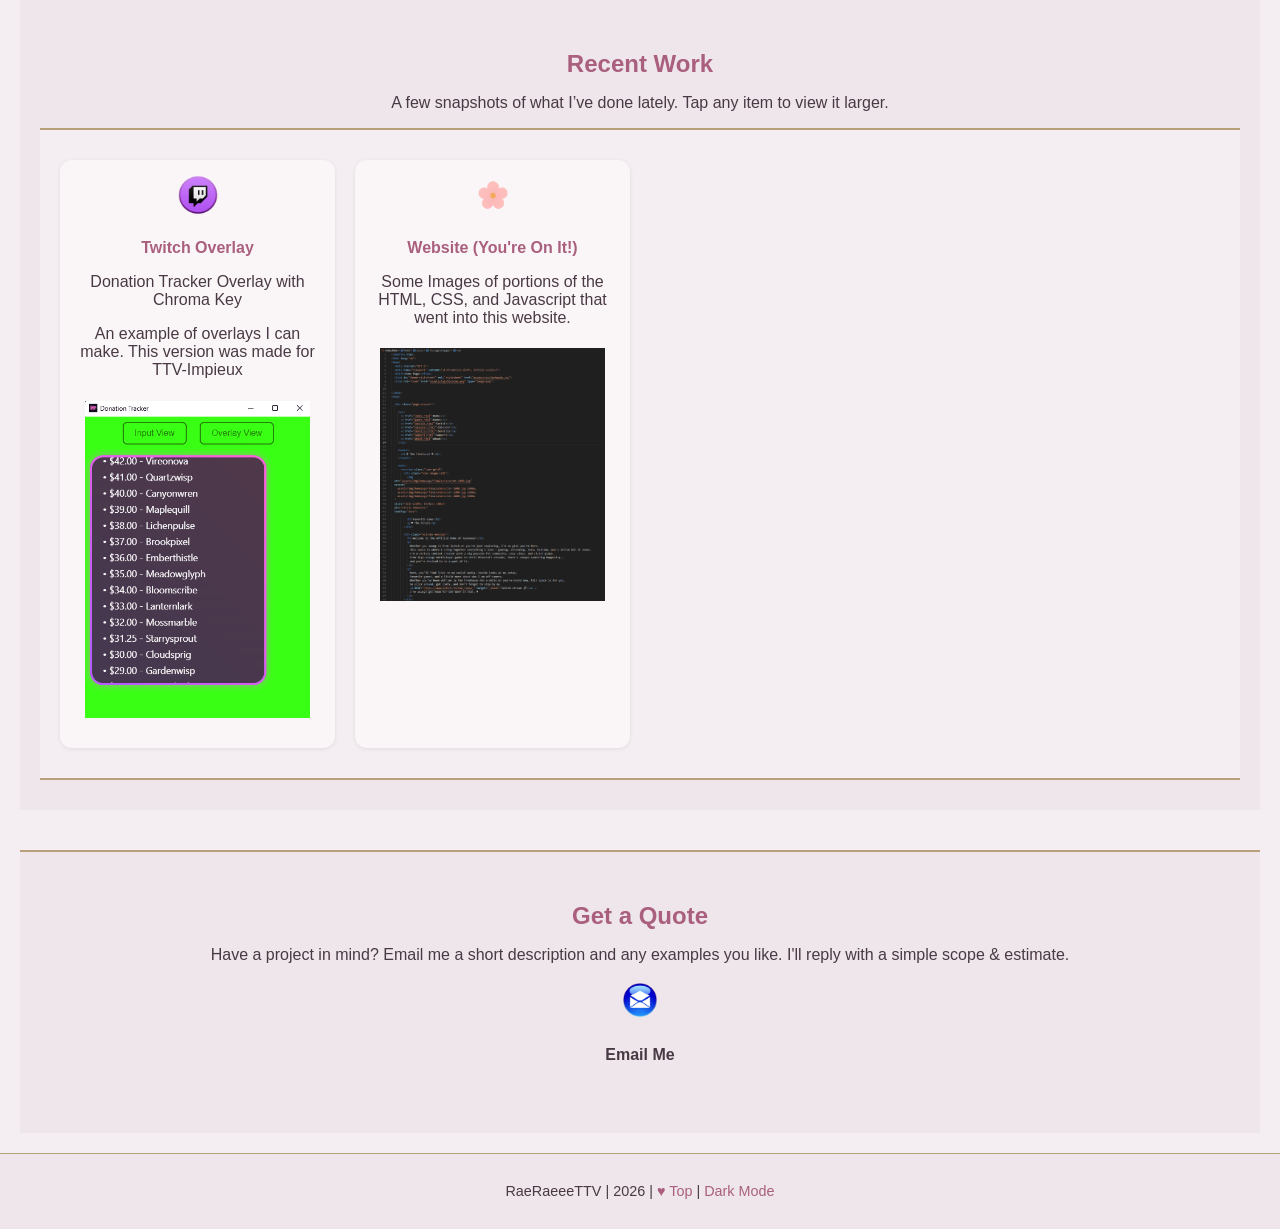
<file: website/services.html>
<!DOCTYPE html>
<html lang="en">
<head>
  <meta charset="UTF-8" />
  <meta name="viewport" content="width=device-width, initial-scale=1" />
  <title>Services</title>
  <link id="theme-stylesheet" rel="stylesheet" href="assets/css/darkmode.css" />
  <link rel="icon" href="assets/img/favicon.webp" type="image/png" />
</head>
<body>
  <div class="page-wrapper">

    <nav>
  <a href="index.html">Home</a>
  <a href="games.html">Games</a>
  <a href="minecraft.html">Minecraft</a>
  <a href="socials.html">Socials</a>
  <a href="calendar.html">Calendar</a>

  <details class="nav-dropdown">
    <summary>Services</summary>

    <div class="nav-dropdown-menu">
      <a href="custom-projects.html">Custom Projects</a>
      <a href="websites.html">Websites</a>
      <a href="coaching.html">Coaching</a>
      <a href="finished-projects.html">Finished Projects</a>
    </div>
  </details>

  <a href="support.html">Support</a>
  <a href="about.html">About</a>
</nav>

    <header>
      <h1>♥ Services ♥</h1>
      <div class="about-intro">
        <p>A dive into the services and packages I offer ♥</p>
        <p>Here you can also find my recent projects ♥</p>
      </div>
    </header>

<main>

  <!-- SERVICES GRID -->
  <section id="offerings">
    <h2>What I Do</h2>
    <div class="game-panel">
      <div class="game-card service-card">
  <h3>♥ Interactive Web Apps ♥</h3>
  <p>Custom browser-source apps for OBS—live data, polls, goals, schedules, now playing, and more.</p>
  <p><em>Deliverables:</em> App URL(s) ready for OBS, theme to your brand, setup guide, optional mini control panel.</p>
  <p><em>Data sources:</em> Ex: StreamElements, Google Sheets, or your API.</p>
  <p><em>Starting at:</em> $120 (For the Basic package)</p>
  <p>
    <a href="#recent-work" class="footer-link">See Examples</a> ·
    <a href="#contact" class="footer-link">Get a Quote</a>
  </p>
</div>

      <div class="game-card service-card">
        <h3>♥ Web Design ♥</h3>
        <p>Custom websites built to client specifications, including HTML, CSS, and Javascript.</p>
        <p><em>Deliverables:</em> Fully functional website, theme to your brand, clean file organizaiton, interactive javascript and toggles optional</p>
        <p><em>Starting at:</em> $90 (For the Basic package)</p>
        <p>
    <a href="#recent-work" class="footer-link">See Examples</a> ·
    <a href="#contact" class="footer-link">Get a Quote</a>
</p>
      </div>

<div class="game-card service-card">
    <h3>♥ THE FINALS Coaching ♥</h3>

    <p>One-on-one coaching focused on improving game sense, positioning, communication, and decision-making in <em>THE FINALS</em>.</p>

    <p><em>Session Includes:</em> Live gameplay coaching or VOD review, personalized feedback, strategy discussions, loadout advice, and answers to your questions.</p>

    <p><em>Session Lengths:</em><br>
    • 1 Hour — Starting at $15<br>
    • 2 Hours — Starting at $25<br>
    • 3 Hours — Starting at $40</p>

    <p>
        <a href="#contact" class="footer-link">Get a Quote</a>
    </p>
</div>

    </div>
  </section>

  <!-- PACKAGES (own strip like email/contact) -->
<section class="contact-note" id="packages">
  <h2>Packages</h2>
  <p>Three flexible starting points.</p>

  <!-- BASIC -->
<div class="game-card package-card" id="pkg-basic">
  <h3>Basic</h3>

  <h4 class="pkg-service">Websites ($90)</h4>
  <ul class="mini">
    <li>Around 5 custom pages (Home, About, Contact, etc)</li>
    <li>Responsive design for phones, tablets, and desktop</li>
    <li>Clean, consistent styling throughout the site</li>
    <li>Basic interactivity where needed (navigation, dropdowns, simple effects)</li>
    <li>Image optimization and performance-focused layout</li>
  </ul>

  <h4 class="pkg-service">Interactive Web Apps ($110)</h4>
  <ul class="mini">
    <li>Custom application using manual input or one live data source</li>
    <li>OBS-ready when applicable</li>
    <li>Branded interface to match your stream or project</li>
    <li>Setup guide and deployment assistance included</li>
  </ul>

  <h4 class="pkg-service">The Finals Coaching ($15)</h4>
  <ul class="mini">
    <li>One-hour coaching Session</li>
    <li>Ideal for individual players or quick improvement sessions</li>
    <li>Focus on one or two key areas, such as positioning, game sense, or loadouts</li>
    <li>Live coaching or VOD review</li>
    <li>Session price covers individuals or full teams</li>
  </ul>

  <p><a href="#contact" class="footer-link">Get a Quote</a></p>
</div>

<!-- STANDARD -->
<div class="game-card package-card" id="pkg-standard">
  <h3>Standard</h3>

  <h4 class="pkg-service">Websites ($120)</h4>
  <ul class="mini">
    <li>Everything included in the Basic package</li>
    <li>Designed for medium-sized websites (typically around 10-15 pages)</li>
    <li>Interactive elements such as forms, buttons, and dynamic content</li>
    <li>Enhanced polish, including favicons, image optimization, and performance improvements</li>
    <li>Two rounds of revisions included</li>
  </ul>

  <h4 class="pkg-service">Interactive Web Apps ($140)</h4>
  <ul class="mini">
    <li>Everything included in the Basic package</li>
    <li>Basic control panel and customizable theme presets</li>
    <li>Two rounds of revisions included</li>
  </ul>

  <h4 class="pkg-service">The Finals Coaching ($25)</h4>
  <ul class="mini">
    <li>Two-hour coaching Session</li>
    <li>Everything included in the Basic package</li>
    <li>More time for practice, discussion, and follow-up questions</li>
    <li>Better suited for teams or players wanting a deeper review</li>
    <li>Multiple gameplay reviews or extended live coaching (if applicable)</li>
    <li>Session price covers individuals or full teams</li>
  </ul>

  <p><a href="#contact" class="footer-link">Get a Quote</a></p>
</div>

<!-- ADVANCED -->
<div class="game-card package-card" id="pkg-advanced">
  <h3>Advanced</h3>

  <h4 class="pkg-service">Websites</h4>
  <ul class="mini">
    <li>Everything included in the Basic and Standard packages</li>
    <li>Designed for large or highly customized websites</li>
    <li>Advanced functionality, including calendars, event systems, booking forms, and custom features</li>
    <li>Personal deployment assistance, including domain, DNS, hosting, and walkthroughs</li>
    <li>Custom quote based on project scope</li>
  </ul>

  <h4 class="pkg-service">Interactive Web Apps</h4>
  <ul class="mini">
    <li>Everything included in the Basic and Standard packages</li>
    <li>Custom applications with no predifined complexity limit</li>
    <li>Support for multiple data sources, real-time updates, dashboards, authentication, and custom workflows</li>
    <li>Deployment assistance, documentation, and post-project handoff</li>
    <li>Custom quote based on project scope</li>
  </ul>

  <h4 class="pkg-service">The Finals Coaching ($40)</h4>
  <ul class="mini">
    <li>Three-hour coaching Session</li>
    <li>Everything included in the Basic and Standard packages</li>
    <li>Comprehensive coaching tailored to your goals</li>
    <li>Time to cover multiple topics, strategies, and gameplay scenariors</li>
    <li>Multiple gameplay reviews or extended live coaching (if applicable)</li>
    <li>Session price covers individuals or full teams</li>
  </ul>

  <p><a href="#contact" class="footer-link">Get a Quote</a></p>
</div>

</section>

<!-- FAQ (own section) -->
<section class="contact-note" id="faq">
  <h2>FAQ</h2>
  <p>Quick answers. Tap a question to expand.</p>

  <div class="faq-list">
    <details class="faq-item">
      <summary><h3>How do we start?</h3></summary>
      <div class="answer">
        <p>I begin every project by learning more about your idea. I'll ask questions to expand on your initial description,
          such as your preferred style, colors, images, branding, and any examples you like.
          This helps me tailor the final project to your goals.</p>
      </div>
    </details>

    <details class="faq-item">
      <summary><h3>What do you deliver?</h3></summary>
      <div class="answer">
        <p>All services are completed remotely through email or Stoat. Once your project is finished, you'll receive all files related to it,
          along with any documentation or setup guides included in your package. I'm also happy to walk you through setup if needed.
          For websites, I provide the website files themselves. Web hosting, domains, and ongoing hosting costs remain your responsibility,
          although I can help guide you through the setup process if your package includes it.</p>
      </div>
    </details>

    <details class="faq-item">
      <summary><h3>How are changes handled?</h3></summary>
      <div class="answer">
        <p>Project pricing depends on the overall scope and complexity of your request. Additional revisions beyond those included in your package may increase the final cost.
           Payment is typically handled through PayPal, although other methods can be discussed if needed. Payment is due within one week of agreeing to begin the project.</p>
      </div>
    </details>

        <details class="faq-item">
      <summary><h3>Who owns the finished project?</h3></summary>
      <div class="answer">
        <p>Once the project has been completed and paid for, it belongs to you. You're free to modify it yourself or have someone else continue development in the future.</p>
      </div>
    </details>

        <details class="faq-item">
      <summary><h3>Do you offer ongoing support?</h3></summary>
      <div class="answer">
        <p>I'm happy to answer reasonable setup questions after delivery. Larger updates, redesigns, or additional features may require a separate quote.</p>
      </div>
    </details>

        <details class="faq-item">
      <summary><h3>How long does a project usually take?</h3></summary>
      <div class="answer">
        <p>Project timelines depend on complexity and my current workload. I'll provide an estimated completion date before work begins and keep you updated throughout the process.</p>
      </div>
    </details>
  </div>
</section>



    <!-- RECENT WORK (Socials-style strip + card panel) -->
  <section class="contact-note" id="recent-work">
    <h2>Recent Work</h2>
    <p>
      A few snapshots of what I’ve done lately. Tap any item to view it larger.
    </p>

    <!-- ✅ Grid wrapper added so cards aren’t height-clamped -->
    <div class="social-media-panel static">

      <!-- Twitch overlay (auto-rotating slider) -->
      <div class="social-link" id="work-overlay">
        <img src="assets/img/logos/twitchlogo.webp" alt="" aria-hidden="true" />
        <h4>Twitch Overlay</h4>
        <p>Donation Tracker Overlay with Chroma Key</p>
        <p>An example of overlays I can make. This version was made for TTV-Impieux</p>

        <div class="overlay-slider" data-interval="3500">
          <a class="slide is-active" href="assets/img/portfolio/twitchoverlay.webp" target="_blank" rel="noopener">
            <img src="assets/img/portfolio/twitchoverlay.webp" alt="Twitch overlay preview" loading="lazy" decoding="async" />
          </a>
          <a class="slide" href="assets/img/portfolio/twitchoverlayinput.webp" target="_blank" rel="noopener">
            <img src="assets/img/portfolio/twitchoverlayinput.webp" alt="Overlay input elements" loading="lazy" decoding="async" />
          </a>
          <a class="slide" href="assets/img/portfolio/twitchoverlayobs.webp" target="_blank" rel="noopener">
            <img src="assets/img/portfolio/twitchoverlayobs.webp" alt="Overlay inside OBS scene" loading="lazy" decoding="async" />
          </a>
        </div>
      </div>

      <!-- This website as an example -->
      <!-- Website (auto-rotating slider) -->
<div class="social-link" id="work-website">
  <!-- optional logo; remove if you don’t have one -->
  <img src="assets/img/favicon.webp" alt="" aria-hidden="true" />
  <h4>Website (You're On It!)</h4>
  <p>Some Images of portions of the HTML, CSS, and Javascript that went into this website.</p>

  <div class="overlay-slider" data-interval="3500">
    <a class="slide is-active" href="assets/img/portfolio/websitehtml.webp" target="_blank" rel="noopener">
      <img src="assets/img/portfolio/websitehtml.webp" alt="Site HTML structure" loading="lazy" decoding="async" />
    </a>
    <a class="slide" href="assets/img/portfolio/websitecss.webp" target="_blank" rel="noopener">
      <img src="assets/img/portfolio/websitecss.webp" alt="Site CSS styling" loading="lazy" decoding="async" />
    </a>
    <a class="slide" href="assets/img/portfolio/websitejs.webp" target="_blank" rel="noopener">
      <img src="assets/img/portfolio/websitejs.webp" alt="Site JavaScript logic" loading="lazy" decoding="async" />
    </a>
  </div>
</div>


    </div> <!-- /.social-media-panel.static -->
  </section>


  <!-- GET A QUOTE (Socials-style strip) -->
  <section class="contact-note" id="contact">
    <h2>Get a Quote</h2>
    <p>
      Have a project in mind? Email me a short description and any examples you like.
      I'll reply with a simple scope & estimate.
    </p>

    <div class="email-block" id="email-block">
      <img src="assets/img/logos/email.webp" alt="Email Icon">
      <h4>Email Me</h4>
      <div class="email-container">
        <span id="email-text" class="email-address">RaeRaeeeTTV@gmail.com</span>
        <span id="copy-confirm" class="copy-confirm">Copied!</span>
      </div>
    </div>
  </section>

</main>


    <footer class="site-footer">
      <p>
        RaeRaeeeTTV |
        2026 |
        <a href="#top" class="footer-link">♥ Top</a> |
        <a href="#" class="footer-link" id="toggle-theme">♥ Dark Mode</a>
      </p>
    </footer>

  </div>

  <script src="assets/js/main.js"></script>
</body>
</html>
</file>
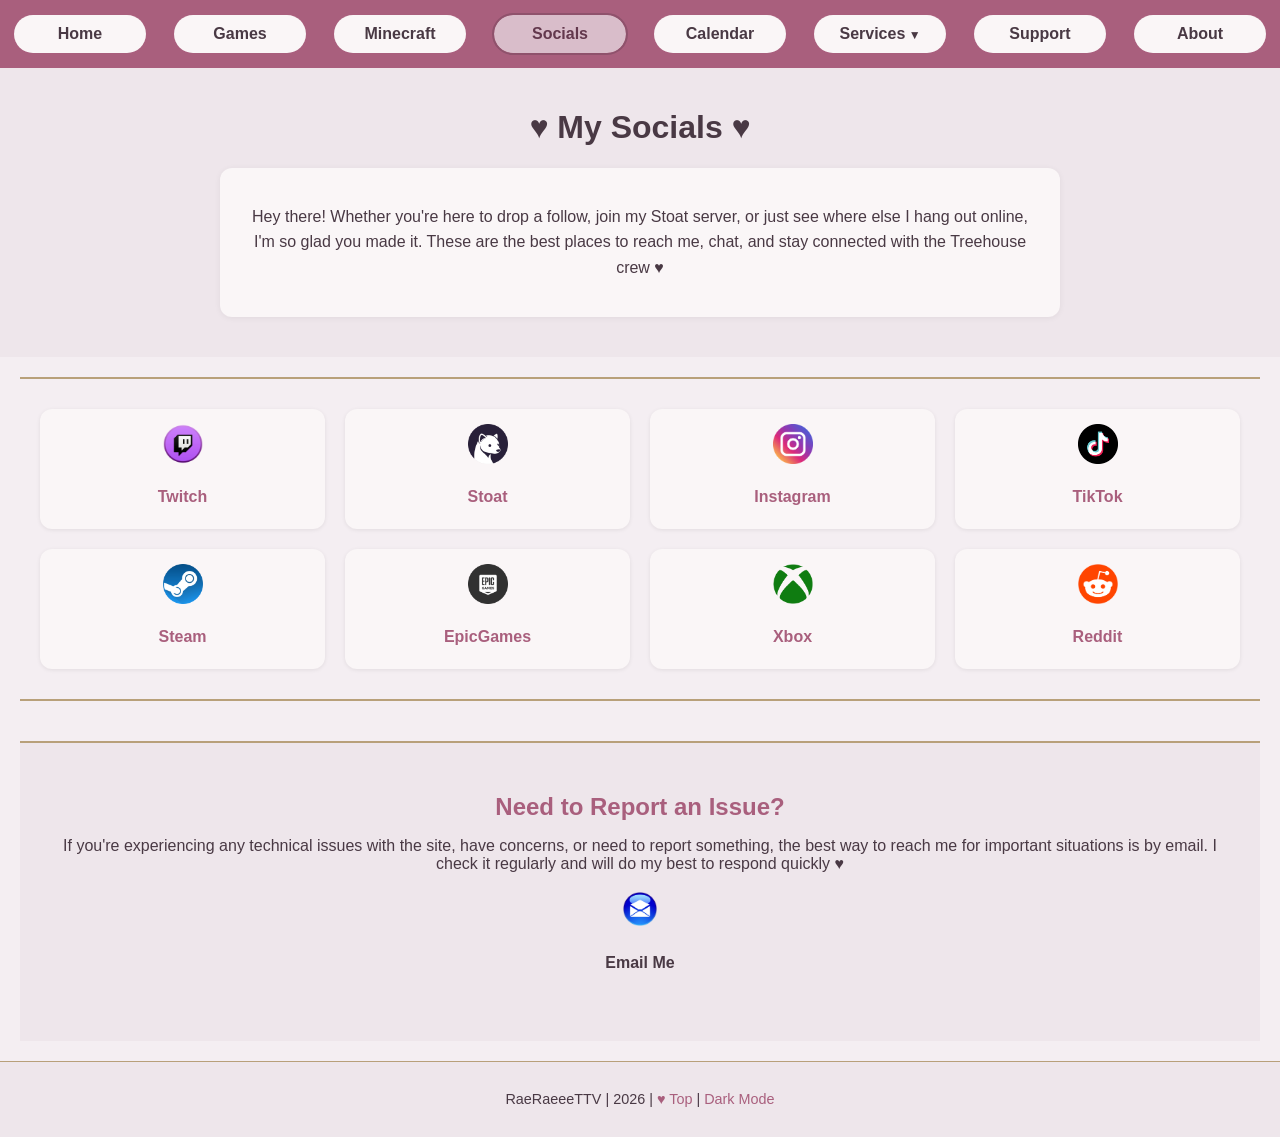
<file: website/socials.html>
<!DOCTYPE html>
<html lang="en">
<head>
  <meta charset="UTF-8">
  <meta name="viewport" content="width=device-width, initial-scale=1">
  <title>My Socials</title>
  <link id="theme-stylesheet" rel="stylesheet" href="assets/css/darkmode.css">
  <link rel="icon" href="assets/img/favicon.webp" type="image/png">


</head>
<body>

  <div class="page-wrapper">

    <nav>
  <a href="index.html">Home</a>
  <a href="games.html">Games</a>
  <a href="minecraft.html">Minecraft</a>
  <a href="socials.html">Socials</a>
  <a href="calendar.html">Calendar</a>

  <details class="nav-dropdown">
    <summary>Services</summary>

    <div class="nav-dropdown-menu">
      <a href="custom-projects.html">Custom Projects</a>
      <a href="websites.html">Websites</a>
      <a href="coaching.html">Coaching</a>
      <a href="finished-projects.html">Finished Projects</a>
    </div>
  </details>

  <a href="support.html">Support</a>
  <a href="about.html">About</a>
</nav>

    <header>
      <h1>♥ My Socials ♥</h1>
      <div class="social-intro">
        <p>
          Hey there! Whether you're here to drop a follow, join my Stoat server, or just see where else I hang out online,
          I'm so glad you made it. These are the best places to reach me, chat, and stay connected with the Treehouse crew ♥
        </p>
      </div>
    </header>
    

    <main>
      <section class="social-media-panel">
        <div class="social-link" id="twitch">
          <img src="assets/img/logos/twitchlogo.webp" alt="Twitch Icon">
          <h4>Twitch</h4>
          <p><a href="https://www.twitch.tv/rae_raeee_">RaeRaeeeTTV 🔗</a></p>
        </div>
      
        <div class="social-link" id="stoatacc">
          <img src="assets/img/logos/stoatlogo.webp" alt="Stoat Icon">
          <h4>Stoat</h4>
          <p><a href="https://stt.gg/W2KPVDfk">Rae's Treehouse 🔗</a></p>
        </div>

        <div class="social-link" id="instagram">
          <img src="assets/img/logos/instagramlogo.webp" alt="Instagram Icon">
          <h4>Instagram</h4>
          <p><a href="https://www.instagram.com/rayyyy_2004/">My Instagram 🔗</a></p>
        </div>

        <div class="social-link" id="tiktok">
          <img src="assets/img/logos/tiktoklogo.webp" alt="TikTok Icon">
          <h4>TikTok</h4>
          <p><a href="https://www.tiktok.com/@raymorr_2004">My TikTok 🔗</a></p>
        </div>

        <div class="social-link" id="steam">
          <img src="assets/img/logos/steamicon.webp" alt="Steam Icon">
          <h4>Steam</h4>
          <p><a href="https://steamcommunity.com/profiles/76561199574410173/">My Steam 🔗</a></p>
        </div>

        <div class="social-link" id="epicgames">
          <img src="assets/img/logos/epicgames.webp" alt="EpicGames Icon">
          <h4>EpicGames</h4>
          <p><a href="https://launcher.store.epicgames.com/u/dd68de5b847d4d90a227fa8dbc267464">Epic Games Profile 🔗</a></p>
        </div>

        <div class="social-link" id="xbox">
          <img src="assets/img/logos/xboxlogo.webp" alt="Xbox Icon">
          <h4>Xbox</h4>
          <p><a href="https://www.xbox.com/en-US/play/user/RaeRaeeeTTV">Xbox Profile 🔗</a></p>
        </div>

        <div class="social-link" id="reddit">
          <img src="assets/img/logos/redditlogo.webp" alt="Reddit Icon">
          <h4>Reddit</h4>
          <p><a href="https://www.reddit.com/user/rayyy2004/">My Reddit 🔗</a></p>
        </div>
      </section>

      <section class="contact-note">
        <h2>Need to Report an Issue?</h2>
        <p>
          If you're experiencing any technical issues with the site, have concerns, or need to report something,
          the best way to reach me for important situations is by email. I check it regularly and will do my best to respond quickly ♥
        </p>
        <div class="email-block" id="email-block">
          <img src="assets/img/logos/email.webp" alt="Email Icon">
          <h4>Email Me</h4>
          <div class="email-container">
            <span id="email-text" class="email-address">RaeRaeeeTTV@gmail.com</span>
            <span id="copy-confirm" class="copy-confirm">Copied!</span>
          </div>
        </div>
        
      </section>
      
    </main>

    <footer class="site-footer">
      <p>
        RaeRaeeeTTV |
        2026 |
        <a href="#top" class="footer-link">♥ Top</a> |
        <a href="#" class="footer-link" id="toggle-theme">♥ Dark Mode</a>

      </p>
    </footer>

  </div>

  <script src="assets/js/main.js"></script>

</body>
</html>
</file>
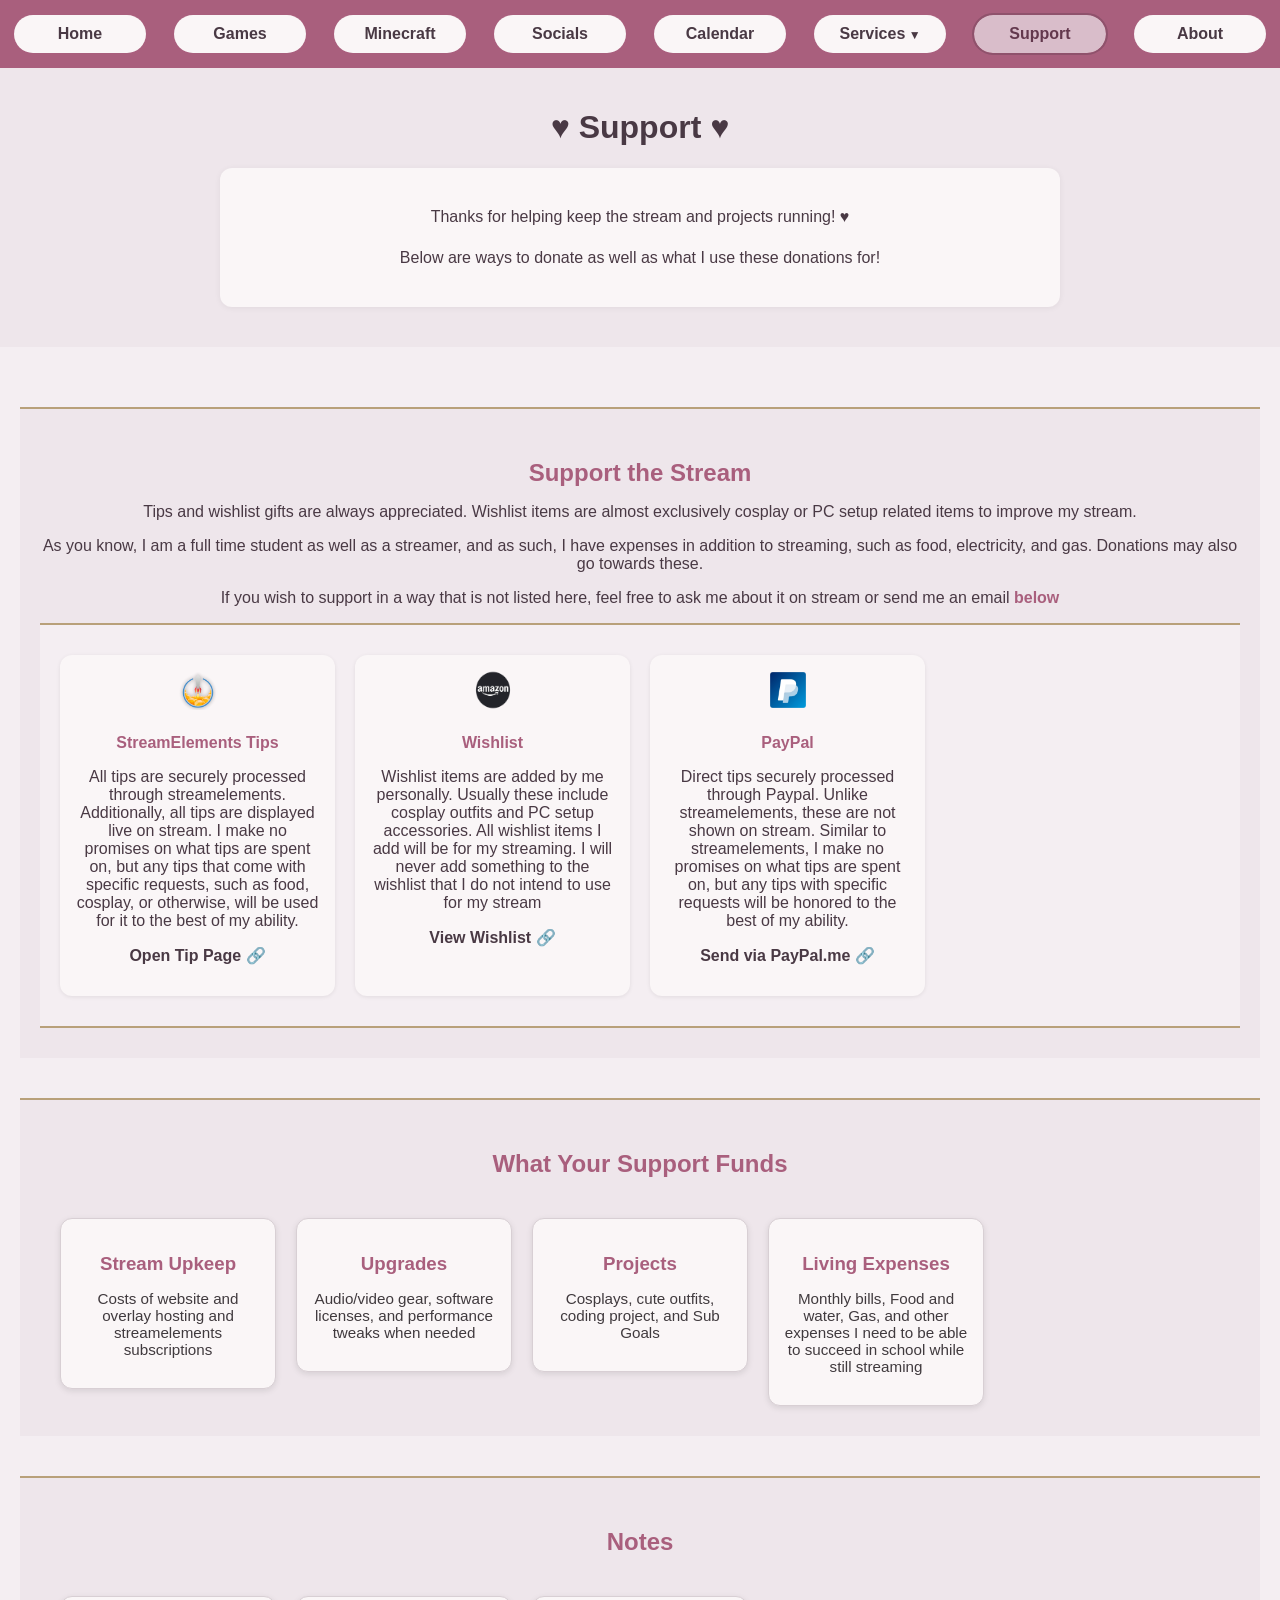
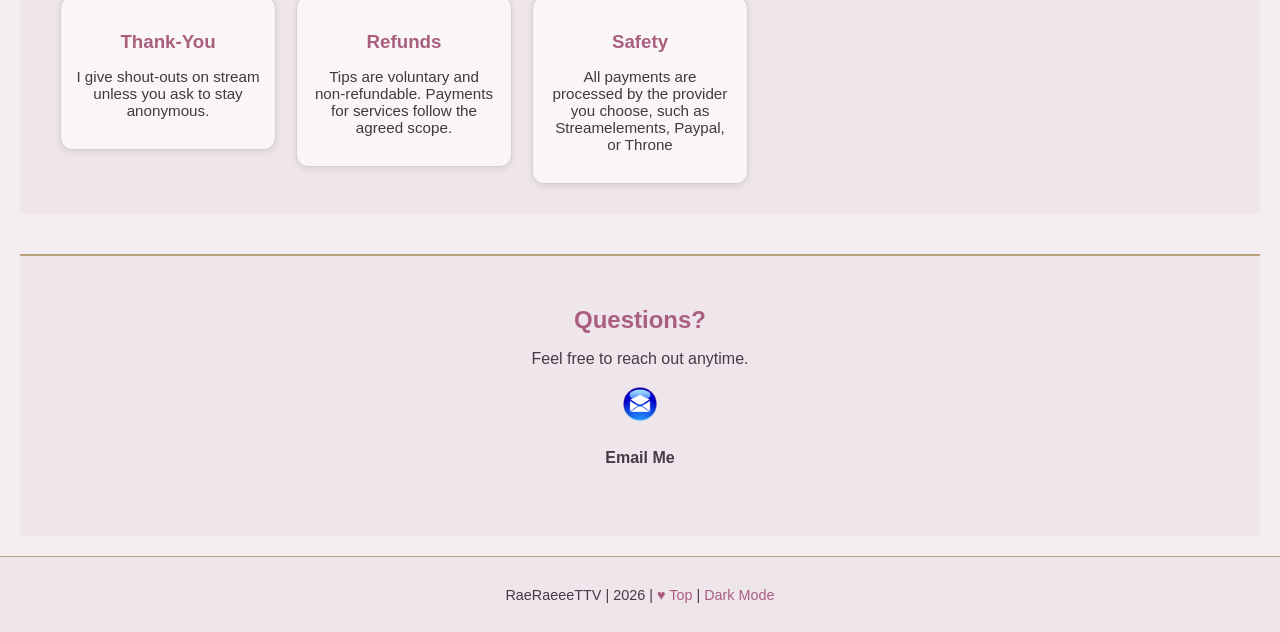
<file: website/support.html>
<!DOCTYPE html>
<html lang="en">
<head>
  <meta charset="UTF-8" />
  <meta name="viewport" content="width=device-width, initial-scale=1" />
  <title>Support</title>

  <!-- Default to dark mode to match your site -->
  <link id="theme-stylesheet" rel="stylesheet" href="assets/css/darkmode.css" />
  <link rel="icon" href="assets/img/favicon.webp" type="image/png" />
</head>
<body>
  <div class="page-wrapper">

    <!-- NAV -->
    <nav>
  <a href="index.html">Home</a>
  <a href="games.html">Games</a>
  <a href="minecraft.html">Minecraft</a>
  <a href="socials.html">Socials</a>
  <a href="calendar.html">Calendar</a>

  <details class="nav-dropdown">
    <summary>Services</summary>

    <div class="nav-dropdown-menu">
      <a href="custom-projects.html">Custom Projects</a>
      <a href="websites.html">Websites</a>
      <a href="coaching.html">Coaching</a>
      <a href="finished-projects.html">Finished Projects</a>
    </div>
  </details>

  <a href="support.html">Support</a>
  <a href="about.html">About</a>
</nav>

    <!-- HEADER -->
    <header>
      <h1>♥ Support ♥</h1>
      <div class="about-intro">
        <p>Thanks for helping keep the stream and projects running! ♥</p>
        <p>Below are ways to donate as well as what I use these donations for!</p>
      </div>
    </header>

    <main>

      <!-- SUPPORT METHODS (Socials-style strip) -->
      <section class="contact-note" id="support-methods">
        <h2>Support the Stream</h2>
        <p>Tips and wishlist gifts are always appreciated. Wishlist items are almost exclusively cosplay or PC setup related items to improve my stream.</p>
        <p>As you know, I am a full time student as well as a streamer, and as such, I have expenses in addition to streaming, such as food, electricity, and gas. Donations may also go towards these.</p>
        <p>If you wish to support in a way that is not listed here, feel free to ask me about it on stream or send me an email <a href="#contact">below</a></p>

        <div class="social-media-panel static">
          <!-- StreamElements Tips -->
          <div class="social-link" id="support-tips">
            <!-- remove this logo line if you don't have one -->
            <img src="assets/img/logos/streamelementslogo.webp" alt="" aria-hidden="true" />
            <h4>StreamElements Tips</h4>
            <p>All tips are securely processed through streamelements. Additionally, all tips are displayed live on stream. I make no promises on what tips are spent on,
                but any tips that come with specific requests, such as food, cosplay, or otherwise, will be used for it to the best of my ability.</p>
            <p>
              <a class="footer-link" href="https://streamelements.com/rae_raeee_/tip" target="_blank" rel="noopener">
                Open Tip Page 🔗
              </a>
            </p>
          </div>

          <!-- Wishlist -->
          <div class="social-link" id="support-wishlist">
            <!-- remove this logo line if you don't have one -->
            <img src="assets/img/logos/amazonlogo.webp" alt="" aria-hidden="true" />
            <h4>Wishlist</h4>
            <p>Wishlist items are added by me personally. Usually these include cosplay outfits and PC setup accessories. All wishlist items I add will be for my streaming. I will never add something to the wishlist that I do not intend to use for my stream</p>
            <p>
              <a class="footer-link" href="https://throne.com/raeraeee" target="_blank" rel="noopener">
                View Wishlist 🔗
              </a>
            </p>
          </div>

          <!-- PayPal Tips -->
<div class="social-link" id="support-paypal">
  <!-- remove this logo line if you don't have the file -->
  <img src="assets/img/logos/paypallogo.webp" alt="" aria-hidden="true" />
  <h4>PayPal</h4>
  <p>Direct tips securely processed through Paypal. Unlike streamelements, these are not shown on stream. Similar to streamelements, I make no promises on what tips are spent on, but any tips with specific requests will be honored to the best of my ability.</p>
  <p>
    <!-- Use ONE of the links below -->
    <a class="footer-link" href="https://paypal.me/wrmorrison1725" target="_blank" rel="noopener">Send via PayPal.me 🔗</a>
    <!-- OR -->
    <!-- <a class="footer-link" href="https://www.paypal.com/donate/?hosted_button_id=YOUR_BUTTON_ID" target="_blank" rel="noopener">Donate via PayPal 🔗</a> -->
  </p>
</div>


          <!-- Optional extra (comment out if not used) -->
          <!--
          <div class="social-link" id="support-monthly">
            <img src="assets/img/logos/heart.png" alt="" aria-hidden="true" />
            <h4>Monthly Support</h4>
            <p>Recurring support option (Patreon/Ko-fi/memberships).</p>
            <p><a class="footer-link" href="#" target="_blank" rel="noopener">Coming soon</a></p>
          </div>
          -->

        </div>
      </section>

      <!-- WHAT SUPPORT FUNDS -->
      <section class="contact-note" id="support-uses">
        <h2>What Your Support Funds</h2>
        <div class="articles">
          <article class="article-box">
            <h3>Stream Upkeep</h3>
            <p>Costs of website and overlay hosting and streamelements subscriptions</p>
          </article>
          <article class="article-box">
            <h3>Upgrades</h3>
            <p>Audio/video gear, software licenses, and performance tweaks when needed</p>
          </article>
          <article class="article-box">
            <h3>Projects</h3>
            <p>Cosplays, cute outfits, coding project, and Sub Goals</p>
          </article>
          <article class="article-box">
            <h3>Living Expenses</h3>
            <p>Monthly bills, Food and water, Gas, and other expenses I need to be able to succeed in school while still streaming</p>
          </article>
        
        </div>
      </section>

      <!-- POLICIES / NOTES -->
      <section class="contact-note" id="support-notes">
        <h2>Notes</h2>
        <div class="articles">
          <article class="article-box">
            <h3>Thank-You</h3>
            <p>I give shout-outs on stream unless you ask to stay anonymous.</p>
          </article>
          <article class="article-box">
            <h3>Refunds</h3>
            <p>Tips are voluntary and non-refundable. Payments for services follow the agreed scope.</p>
          </article>
          <article class="article-box">
            <h3>Safety</h3>
            <p>All payments are processed by the provider you choose, such as Streamelements, Paypal, or Throne</p>
          </article>
        </div>
      </section>

      <!-- CONTACT (optional, if you want it here too) -->
      <section class="contact-note" id="contact">
        <h2>Questions?</h2>
        <p>Feel free to reach out anytime.</p>
        <div class="email-block" id="email-block">
          <img src="assets/img/logos/email.webp" alt="Email Icon">
          <h4>Email Me</h4>
          <div class="email-container">
            <span id="email-text" class="email-address">RaeRaeeeTTV@gmail.com</span>
            <span id="copy-confirm" class="copy-confirm">Copied!</span>
          </div>
        </div>
      </section>

    </main>

    <footer class="site-footer">
      <p>
        RaeRaeeeTTV |
        2026 |
        <a href="#top" class="footer-link">♥ Top</a> |
        <a href="#" class="footer-link" id="toggle-theme">♥ Dark Mode</a>
      </p>
    </footer>

  </div>

  <!-- Scripts -->
  <script src="assets/js/main.js"></script>

</body>
</html>
</file>
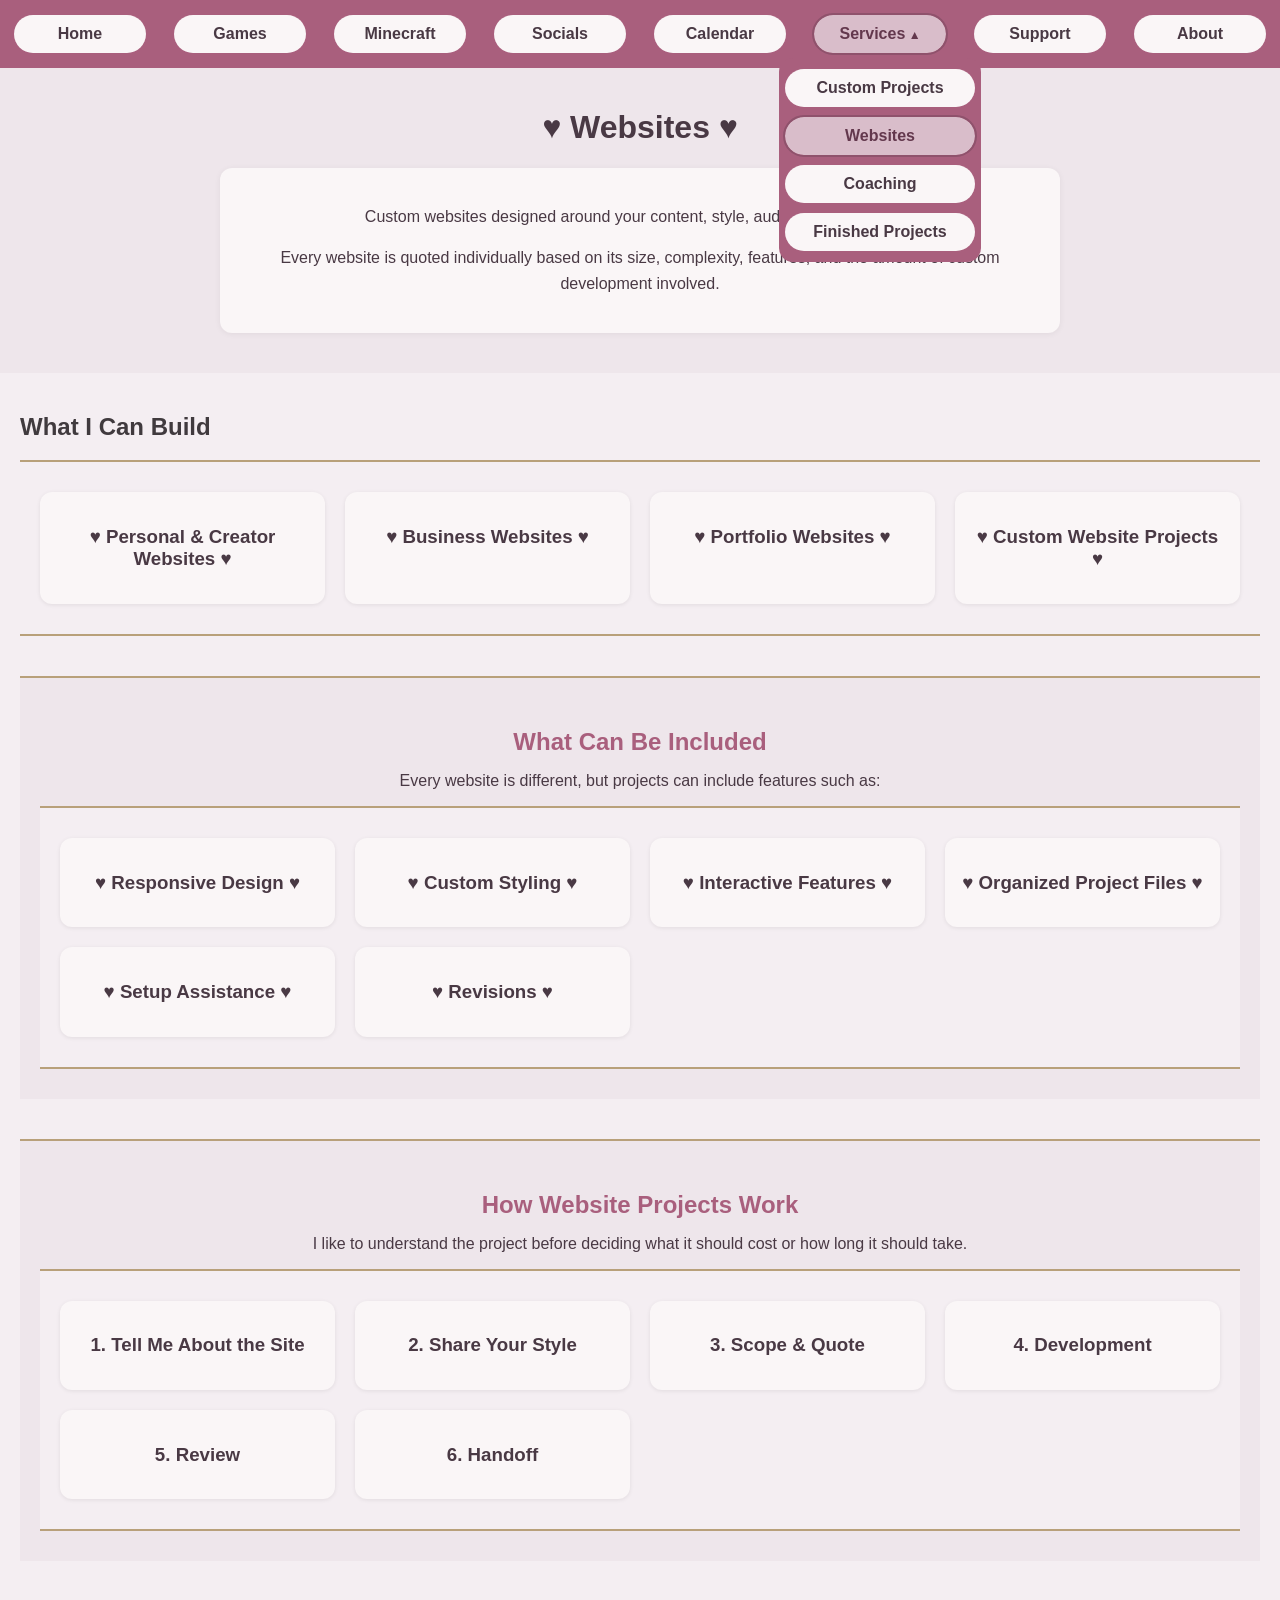
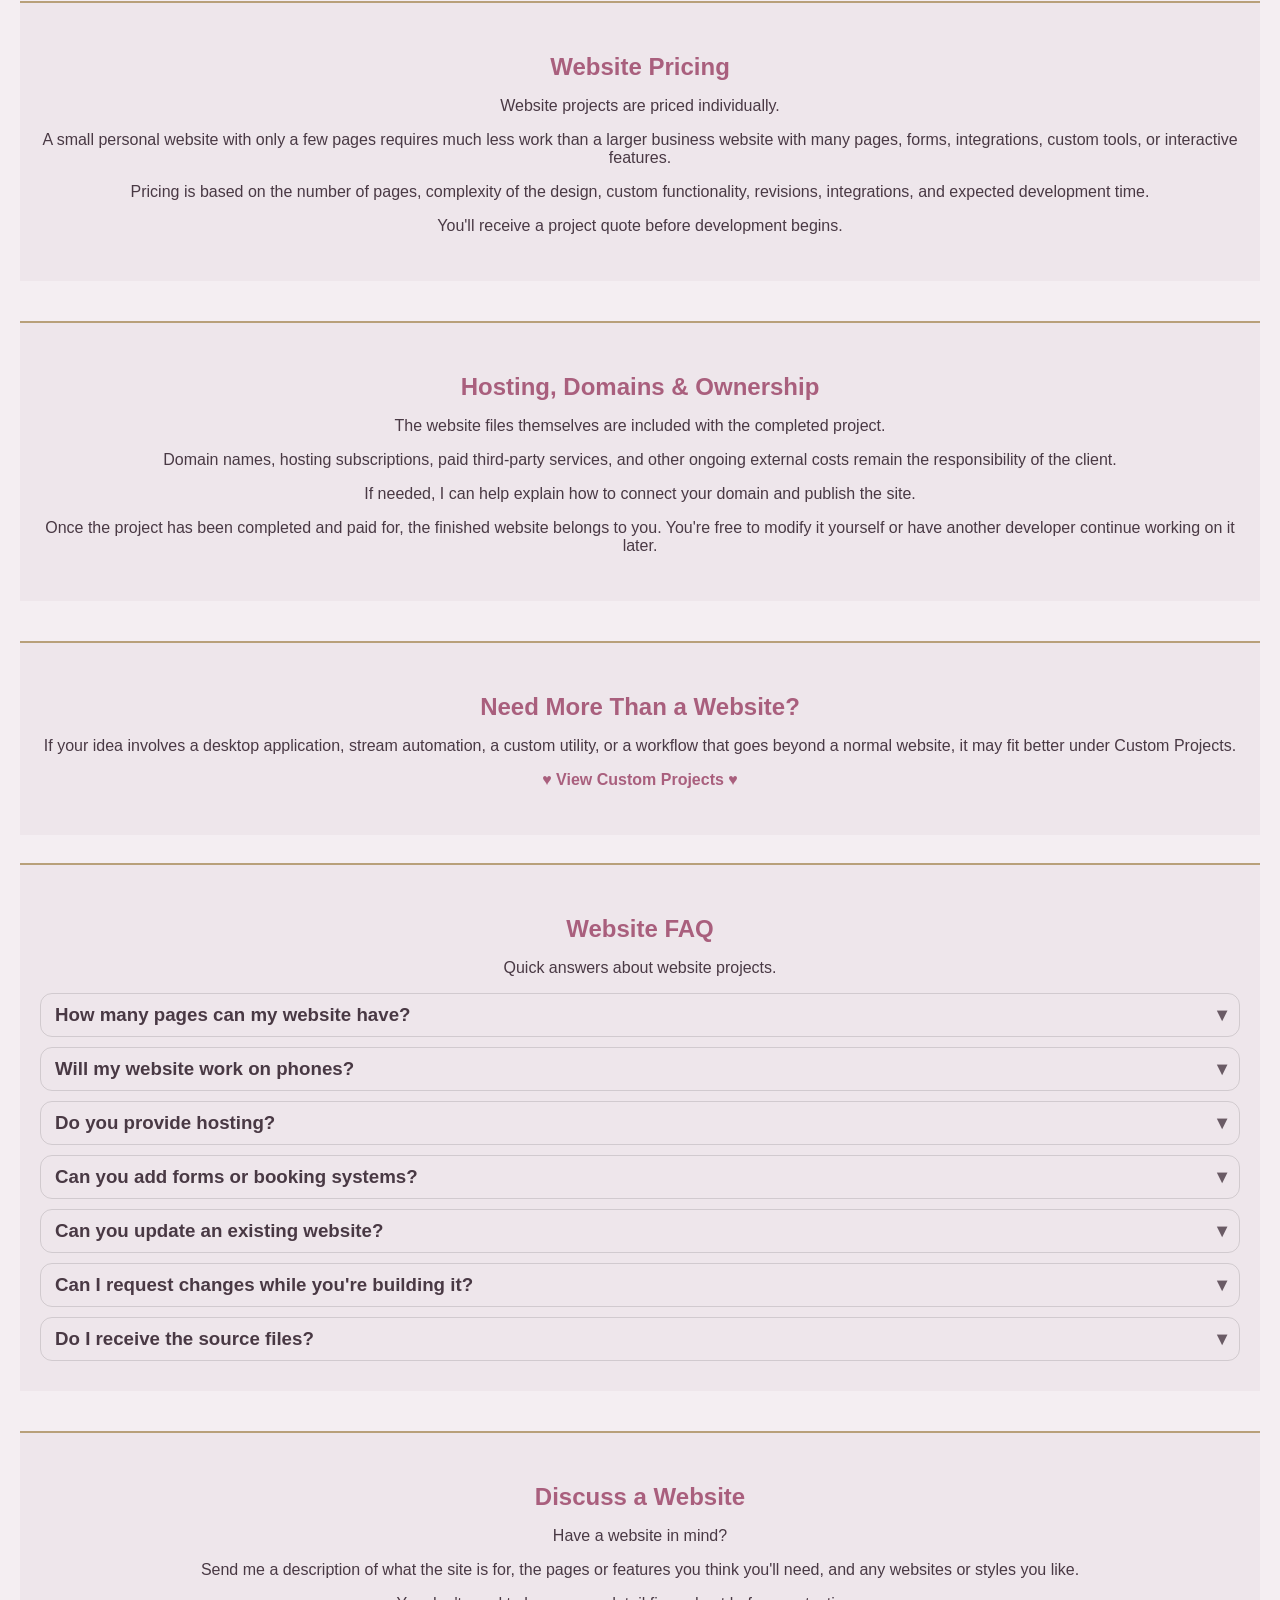
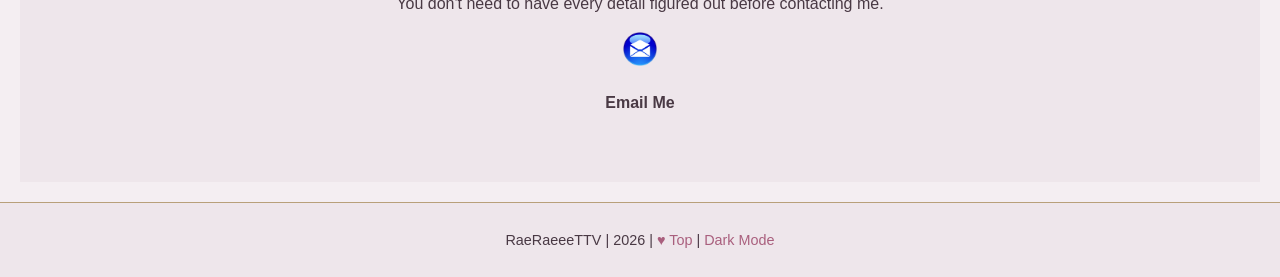
<file: website/websites.html>
<!DOCTYPE html>
<html lang="en">

<head>
  <meta charset="UTF-8" />
  <meta name="viewport" content="width=device-width, initial-scale=1" />

  <title>Websites</title>

  <link
    id="theme-stylesheet"
    rel="stylesheet"
    href="assets/css/darkmode.css"
  />

  <link
    rel="icon"
    href="assets/img/favicon.webp"
    type="image/png"
  />
</head>

<body>

  <div class="page-wrapper">

    <!-- =========================
         NAVIGATION
    ========================== -->

    <nav>

      <a href="index.html">Home</a>
      <a href="games.html">Games</a>
      <a href="minecraft.html">Minecraft</a>
      <a href="socials.html">Socials</a>
      <a href="calendar.html">Calendar</a>

      <details class="nav-dropdown">

        <summary>Services</summary>

        <div class="nav-dropdown-menu">
          <a href="custom-projects.html">Custom Projects</a>
          <a href="websites.html">Websites</a>
          <a href="coaching.html">Coaching</a>
          <a href="finished-projects.html">Finished Projects</a>
        </div>

      </details>

      <a href="support.html">Support</a>
      <a href="about.html">About</a>

    </nav>


    <!-- =========================
         HEADER
    ========================== -->

    <header>

      <h1>♥ Websites ♥</h1>

      <div class="about-intro">

        <p>
          Custom websites designed around your content, style,
          audience, and goals. ♥
        </p>

        <p>
          Every website is quoted individually based on its size,
          complexity, features, and the amount of custom development
          involved.
        </p>

      </div>

    </header>


    <!-- =========================
         MAIN CONTENT
    ========================== -->

    <main>


      <!-- =========================
           WEBSITE TYPES
      ========================== -->

      <section id="website-types">

        <h2>What I Can Build</h2>

        <div class="game-panel">


          <!-- PERSONAL / CREATOR SITES -->

          <div class="game-card service-card">

            <h3>♥ Personal & Creator Websites ♥</h3>

            <p>
              Websites for streamers, creators, artists,
              communities, and personal projects.
            </p>

            <p>
              These can include pages for your content,
              social platforms, schedules, projects,
              portfolios, support links, communities,
              and other information you want to keep
              in one place.
            </p>

          </div>


          <!-- BUSINESS SITES -->

          <div class="game-card service-card">

            <h3>♥ Business Websites ♥</h3>

            <p>
              Professional websites for small businesses,
              organizations, services, and local operations.
            </p>

            <p>
              Sites can include service information,
              contact pages, FAQs, galleries, staff information,
              product information, and links to external
              booking or ordering systems.
            </p>

          </div>


          <!-- PORTFOLIOS -->

          <div class="game-card service-card">

            <h3>♥ Portfolio Websites ♥</h3>

            <p>
              Portfolio-focused websites designed to showcase
              your work clearly and professionally.
            </p>

            <p>
              These are useful for developers, artists,
              creators, photographers, designers,
              or anyone who wants a central place
              to display completed projects.
            </p>

          </div>


          <!-- CUSTOM SITES -->

          <div class="game-card service-card">

            <h3>♥ Custom Website Projects ♥</h3>

            <p>
              Have something more specific in mind?
            </p>

            <p>
              I can build larger or more customized websites
              with additional pages, interactive components,
              custom JavaScript, forms, embedded tools,
              calendars, and other features depending on
              the project.
            </p>

          </div>


        </div>

      </section>


      <!-- =========================
           WHAT IS INCLUDED
      ========================== -->

      <section class="contact-note" id="included">

        <h2>What Can Be Included</h2>

        <p>
          Every website is different, but projects can include
          features such as:
        </p>

        <div class="game-panel">


          <div class="game-card service-card">

            <h3>♥ Responsive Design ♥</h3>

            <p>
              Layouts designed to work across phones,
              tablets, laptops, and desktop screens.
            </p>

          </div>


          <div class="game-card service-card">

            <h3>♥ Custom Styling ♥</h3>

            <p>
              Colors, typography, cards, navigation,
              sections, and visual elements designed
              around your preferred style or branding.
            </p>

          </div>


          <div class="game-card service-card">

            <h3>♥ Interactive Features ♥</h3>

            <p>
              Dropdowns, expandable sections,
              image sliders, buttons, theme controls,
              forms, calendars, and other interactive
              elements where appropriate.
            </p>

          </div>


          <div class="game-card service-card">

            <h3>♥ Organized Project Files ♥</h3>

            <p>
              Clean file organization for HTML,
              CSS, JavaScript, images, and other
              website assets.
            </p>

          </div>


          <div class="game-card service-card">

            <h3>♥ Setup Assistance ♥</h3>

            <p>
              I can help explain the process of
              publishing your site, connecting a domain,
              and setting up hosting when needed.
            </p>

          </div>


          <div class="game-card service-card">

            <h3>♥ Revisions ♥</h3>

            <p>
              The number of included revisions depends
              on the size and scope of the project
              and will be discussed before work begins.
            </p>

          </div>


        </div>

      </section>


      <!-- =========================
           PROJECT PROCESS
      ========================== -->

      <section class="contact-note" id="process">

        <h2>How Website Projects Work</h2>

        <p>
          I like to understand the project before deciding
          what it should cost or how long it should take.
        </p>

        <div class="game-panel">


          <div class="game-card service-card">

            <h3>1. Tell Me About the Site</h3>

            <p>
              Tell me what the website is for,
              who will use it, and what pages or
              features you expect it to have.
            </p>

          </div>


          <div class="game-card service-card">

            <h3>2. Share Your Style</h3>

            <p>
              We can discuss colors, branding,
              images, layouts, examples you like,
              and how you want the finished site
              to feel.
            </p>

          </div>


          <div class="game-card service-card">

            <h3>3. Scope & Quote</h3>

            <p>
              Once I understand the project,
              I'll outline the expected scope,
              price, and estimated completion time
              before development begins.
            </p>

          </div>


          <div class="game-card service-card">

            <h3>4. Development</h3>

            <p>
              I'll build the site and test its
              layout and functionality across
              different screen sizes.
            </p>

          </div>


          <div class="game-card service-card">

            <h3>5. Review</h3>

            <p>
              You'll have an opportunity to review
              the site and request changes covered
              by the agreed project scope.
            </p>

          </div>


          <div class="game-card service-card">

            <h3>6. Handoff</h3>

            <p>
              Once the project is complete,
              you'll receive the finished website
              files and any documentation or
              setup information included in the project.
            </p>

          </div>


        </div>

      </section>


      <!-- =========================
           PRICING
      ========================== -->

      <section class="contact-note" id="pricing">

        <h2>Website Pricing</h2>

        <p>
          Website projects are priced individually.
        </p>

        <p>
          A small personal website with only a few pages
          requires much less work than a larger business
          website with many pages, forms, integrations,
          custom tools, or interactive features.
        </p>

        <p>
          Pricing is based on the number of pages,
          complexity of the design, custom functionality,
          revisions, integrations, and expected development time.
        </p>

        <p>
          You'll receive a project quote before development begins.
        </p>

      </section>


      <!-- =========================
           HOSTING / OWNERSHIP
      ========================== -->

      <section class="contact-note" id="hosting">

        <h2>Hosting, Domains & Ownership</h2>

        <p>
          The website files themselves are included
          with the completed project.
        </p>

        <p>
          Domain names, hosting subscriptions,
          paid third-party services, and other
          ongoing external costs remain the
          responsibility of the client.
        </p>

        <p>
          If needed, I can help explain how to
          connect your domain and publish the site.
        </p>

        <p>
          Once the project has been completed and paid for,
          the finished website belongs to you.
          You're free to modify it yourself or have another
          developer continue working on it later.
        </p>

      </section>


      <!-- =========================
           CUSTOM DEVELOPMENT
      ========================== -->

      <section class="contact-note" id="custom-projects">

        <h2>Need More Than a Website?</h2>

        <p>
          If your idea involves a desktop application,
          stream automation, a custom utility,
          or a workflow that goes beyond a normal website,
          it may fit better under Custom Projects.
        </p>

        <p>
          <a
            href="custom-projects.html"
            class="footer-link"
          >
            ♥ View Custom Projects ♥
          </a>
        </p>

      </section>


      <!-- =========================
           FAQ
      ========================== -->

      <section class="contact-note" id="faq">

        <h2>Website FAQ</h2>

        <p>
          Quick answers about website projects.
        </p>

        <div class="faq-list">


          <details class="faq-item">

            <summary>
              <h3>How many pages can my website have?</h3>
            </summary>

            <div class="answer">

              <p>
                There is no fixed page limit.
                The number of pages is part of the
                project scope and affects the final quote.
              </p>

            </div>

          </details>


          <details class="faq-item">

            <summary>
              <h3>Will my website work on phones?</h3>
            </summary>

            <div class="answer">

              <p>
                Yes. Responsive design is an important
                part of how I build websites.
              </p>

              <p>
                The layout is designed to adapt to
                different screen sizes rather than
                only working on desktop.
              </p>

            </div>

          </details>


          <details class="faq-item">

            <summary>
              <h3>Do you provide hosting?</h3>
            </summary>

            <div class="answer">

              <p>
                I provide the website files,
                but ongoing hosting and domain costs
                remain the client's responsibility.
              </p>

              <p>
                I can help guide you through deployment
                and domain setup when needed.
              </p>

            </div>

          </details>


          <details class="faq-item">

            <summary>
              <h3>Can you add forms or booking systems?</h3>
            </summary>

            <div class="answer">

              <p>
                Yes, depending on the project.
              </p>

              <p>
                In some cases I may recommend using
                an established third-party service
                rather than building a sensitive or
                complex backend system from scratch.
              </p>

            </div>

          </details>


          <details class="faq-item">

            <summary>
              <h3>Can you update an existing website?</h3>
            </summary>

            <div class="answer">

              <p>
                Possibly.
              </p>

              <p>
                I'll need to review the existing project
                first so I can determine how it was built
                and whether I'm comfortable modifying it.
              </p>

            </div>

          </details>


          <details class="faq-item">

            <summary>
              <h3>Can I request changes while you're building it?</h3>
            </summary>

            <div class="answer">

              <p>
                Yes.
              </p>

              <p>
                Reasonable revisions that fit within
                the agreed project scope can be discussed
                during development.
              </p>

              <p>
                Significant new features or major changes
                to the original scope may require
                an updated quote.
              </p>

            </div>

          </details>


          <details class="faq-item">

            <summary>
              <h3>Do I receive the source files?</h3>
            </summary>

            <div class="answer">

              <p>
                Yes. Once the website is completed
                and paid for, you'll receive the
                finished project files.
              </p>

            </div>

          </details>


        </div>

      </section>


      <!-- =========================
           CONTACT
      ========================== -->

      <section class="contact-note" id="contact">

        <h2>Discuss a Website</h2>

        <p>
          Have a website in mind?
        </p>

        <p>
          Send me a description of what the site is for,
          the pages or features you think you'll need,
          and any websites or styles you like.
        </p>

        <p>
          You don't need to have every detail figured out
          before contacting me.
        </p>


        <div
          class="email-block"
          id="email-block"
        >

          <img
            src="assets/img/logos/email.webp"
            alt="Email Icon"
          />

          <h4>Email Me</h4>

          <div class="email-container">

            <span
              id="email-text"
              class="email-address"
            >
              RaeRaeeeTTV@gmail.com
            </span>

            <span
              id="copy-confirm"
              class="copy-confirm"
            >
              Copied!
            </span>

          </div>

        </div>

      </section>


    </main>


    <!-- =========================
         FOOTER
    ========================== -->

    <footer class="site-footer">

      <p>

        RaeRaeeeTTV |

        2026 |

        <a
          href="#top"
          class="footer-link"
        >
          ♥ Top
        </a>

        |

        <a
          href="#"
          class="footer-link"
          id="toggle-theme"
        >
          ♥ Dark Mode
        </a>

      </p>

    </footer>

  </div>


  <!-- =========================
       SCRIPTS
  ========================== -->

  <script src="assets/js/main.js"></script>

</body>

</html>
</file>
<file: website/assets/css/darkmode.css>
/* -----------------------
   Sticky Footer Layout Setup
------------------------ */

html, body {
    height: 100%;
    margin: 0;
    padding: 0;
  }
  
  .page-wrapper {
    display: flex;
    flex-direction: column;
    min-height: 100vh;
  }
  
  main {
    flex: 1;
  }
  
  /* -----------------------
     Base Styles – Mobile First
  ------------------------ */
  
  body {
    font-family: Arial, sans-serif;
    margin: 0;
    padding: 0;
    background-color: #1e1a20; /* Dark plum */
  }
  
  /* -----------------------
     Navigation
  ------------------------ */
  
  nav {
    background-color: #FF66A3; /* Bright pink */
    display: flex;
    flex-direction: column;
    align-items: center;
    padding: 10px 0;
  }
  
  nav a {
    display: inline-block;
    background-color: #3a2d40; /* Soft plum background */
    color: #FF66A3;            /* Bright pink text */
    text-align: center;
    padding: 10px 16px;
    margin: 5px;
    border-radius: 50px;
    text-decoration: none;
    transition: background-color 0.3s ease, transform 0.2s ease;
    min-width: 100px;
    font-weight: bold;
    border: 1px solid #FF66A3;
  }
  
  nav a:hover {
    background-color: #4a3a55; /* Slightly brighter plum on hover */
    transform: scale(1.05);
    color: #FFD580;            /* Soft gold text on hover for pop */
  }

  nav a.active {
    outline: 2px solid #FF66A3; /* Bright pink outline */
    background-color: #4a3a55;  /* Slight glow plum */
    color: #FFD580;             /* Soft gold text */
  }

  /* -----------------------
   Services Dropdown
------------------------ */

.nav-dropdown {
  position: relative;
  margin: 5px;
}

.nav-dropdown summary {
  display: inline-block;
  min-width: 100px;
  padding: 10px 16px;

  background-color: #3a2d40;
  color: #FF66A3;

  border: 1px solid #FF66A3;
  border-radius: 50px;

  text-align: center;
  font-weight: bold;

  cursor: pointer;
  user-select: none;

  list-style: none;

  transition:
    background-color 0.3s ease,
    color 0.3s ease,
    transform 0.2s ease;
}

.nav-dropdown summary::-webkit-details-marker {
  display: none;
}

.nav-dropdown summary::after {
  content: " ▼";
  font-size: 0.75em;
}

.nav-dropdown[open] summary::after {
  content: " ▲";
}

.nav-dropdown summary:hover {
  background-color: #4a3a55;
  color: #FFD580;
  transform: scale(1.05);
}

.nav-dropdown-menu {
  display: flex;
  flex-direction: column;
  align-items: center;

  margin-top: 5px;
  padding: 6px;

  background-color: #FF66A3;

  border-radius: 14px;
}

.nav-dropdown-menu a {
  width: 100%;
  box-sizing: border-box;
  white-space: nowrap;
}


/* Desktop / tablet dropdown behavior */

@media (min-width: 768px) {
  .nav-dropdown-menu {
    position: absolute;
    top: 100%;
    left: 50%;

    transform: translateX(-50%);

    z-index: 1000;

    min-width: 190px;
  }
}
  
  
  
  /* -----------------------
     Header
  ------------------------ */
  
  header {
    padding: 20px;
    text-align: center;
    background-color: #2a202d; /* Dark violet-gray */
    color: #f2d4e8; /* Blush pink */
  }

  .social-intro {
    background-color: #2f2533;
    padding: 20px;
    margin: 0 auto 20px;
    max-width: 800px;
    border-radius: 12px;
    text-align: center;
    box-shadow: 0 1px 6px rgba(255, 255, 255, 0.04);
    color: #f2d4e8;
    font-size: 1rem;
    line-height: 1.6;
  }
  
  
  /* -----------------------
     Main Content
  ------------------------ */
  
  main {
    padding: 20px;
    color: #ccc; /* Light gray for text */
  }

  /* -----------------------
     Contact Note (Socials)
  ------------------------ */

  .contact-note {
    background-color: #2a202d; /* Match header/footer bg */
    padding: 30px 20px;
    margin-top: 40px;
    border-top: 2px solid #FFD580; /* Soft gold */
    text-align: center;
    color: #f2d4e8;
  }
  
  .contact-note h2 {
    color: #FF66A3;
    margin-bottom: 10px;
  }
  
  .contact-note a {
    color: #FFD580;
    text-decoration: none;
    font-weight: bold;
  }
  
  .contact-note a:hover {
    color: #FF66A3;
    text-decoration: underline;
  }
  
/* -----------------------
     Email (Socials)
  ------------------------ */

  .email-container {
    position: relative;
    display: inline-block;
  }
  
  .email-address {
    display: none;
    cursor: pointer;
    color: #ccc;
    font-size: 0.95rem;
    transition: color 0.3s ease;
  }
  
  .email-block.expanded .email-address {
    display: block;
    text-align: center;
  }
  
  .email-address:hover {
    color: #FF66A3;
  }
  
  .copy-confirm {
    position: absolute;
    bottom: -1.2em;
    left: 50%;
    transform: translateX(-50%);
    font-size: 0.85rem;
    color: #FF66A3;
    opacity: 0;
    transition: opacity 0.3s ease;
    white-space: nowrap;
  }

  .email-block img {
    width: 40px;
    height: 40px;
    object-fit: contain;
  }
  
  

  
  /* -----------------------
   Welcome Section
------------------------ */

/* Home Welcome Grid */
.home-grid {
    display: grid;
    grid-template-columns: 1fr;
    gap: 20px;
    align-items: center;
    justify-items: center;
    margin: 40px 0;
    padding: 0 20px;
  }
  
  /* Shared styling for left and right image containers */
  .home-image-left,
  .home-image-right {
    display: none; /* Hidden by default (mobile-first) */
    background-color: #2f2533; /* Dark plum-purple */
    padding: 15px;
    border-radius: 12px;
    box-shadow: 0 2px 6px rgba(255, 255, 255, 0.05);
  }
  
  /* Image styling */
  .home-image-left img,
  .home-image-right img {
    max-width: 200px;
    height: auto;
    border-radius: 8px;
    display: block;
  }
  
  /* Welcome message styled like a content card */
  .welcome-message {
    background-color: #2f2533;
    padding: 30px 20px;
    border-radius: 12px;
    box-shadow: 0 2px 6px rgba(255, 255, 255, 0.04);
    color: #f2d4e8; /* Blush-pink text */
    max-width: 800px;
    text-align: center;
  }
  
  /* Heading styled like other magenta elements */
  .welcome-message h2 {
    color: #FF66A3; /* Bright pink */
    margin-bottom: 20px;
    font-size: 1.8rem;
  }
  
  /* Paragraph spacing and readability */
  .welcome-message p {
    font-size: 1rem;
    line-height: 1.6;
    margin-bottom: 20px;
  }
  
  /* Link style inside welcome section */
  .welcome-message a {
    color: #f2d4e8; /* Blush-pink */
    text-decoration: none;
    transition: color 0.3s ease;
  }
  
  .welcome-message a:hover {
    color: #FF66A3; /* Bright pink on hover */
    text-decoration: none;
  }
  
  /* Show side images on larger screens */
@media (min-width: 1024px) {
    .home-grid {
      grid-template-columns: 1fr 2fr 1fr;
    }
  
    .home-image-left,
    .home-image-right {
      display: block;
    }
  }
  
  /* Optional titles or text inside image boxes */
  .home-image-left h2,
  .home-image-right h2 {
    font-size: 1.2rem;
    color: #FF66A3; /* Bright pink */
    margin-bottom: 10px;
    text-align: center;
  }
  
  .home-image-left p,
  .home-image-right p {
    font-size: 0.95rem;
    color: #f2d4e8; /* Soft blush-pink */
    text-align: center;
    margin: 0;
    line-height: 1.4;
  }
  
  /* -----------------------
     Article Grid
  ------------------------ */
  
  .articles {
    display: grid;
    grid-template-columns: repeat(auto-fit, minmax(250px, 1fr));
    gap: 20px;
    justify-content: center;
    margin-top: 40px;
    padding: 0 20px;
    align-items: start;
  }
  
  .article-box {
    background-color: #2f2533; /* Dark plum-purple */
    border: 1px solid #444; /* Subtle border */
    border-radius: 12px;
    padding: 15px;
    text-align: center;
    box-shadow: 0 2px 6px rgba(255, 255, 255, 0.05);
    transition: all 0.3s ease;
  }
  
  .article-box img {
    width: 100%;
    height: auto;
    border-radius: 8px;
    margin-bottom: 10px;
  }
  
  .article-box h3 {
    color: #FF66A3; /* Bright pink */
    margin-bottom: 10px;
  }
  
  .article-box p {
    color: #ccc; /* Light text */
    font-size: 0.95rem;
  }
  
  /* -----------------------
     Social Media Grid
  ------------------------ */
  
  .social-media-panel {
    display: grid;
    grid-template-columns: 1fr;
    gap: 20px;
    padding: 30px 20px;
    background-color: #1e1a20; /* Dark background */
    border-top: 2px solid #FFD580; /* Soft gold border */
    border-bottom: 2px solid #FFD580;
  }
  
  .social-link {
    background-color: #2f2533; /* Card background */
    border-radius: 12px;
    padding: 15px;
    text-align: center;
    box-shadow: 0 1px 4px rgba(255, 255, 255, 0.06);
    overflow: hidden;
    transition: max-height 0.3s ease, padding 0.3s ease;
    max-height: 110px; /* Show image + header */
    cursor: pointer;
  }
  
  .social-link.expanded {
    max-height: 300px;
  }
  
  .social-link img {
    width: 40px;
    height: 40px;
    margin-bottom: 10px;
  }
  
  .social-link h4 {
    margin: 10px 0 8px;
    color: #FF66A3; /* Pink header */
  }
  
  .social-link p {
    display: none;
    color: #ccc;
  }
  
  .social-link.expanded p {
    display: block;
  }

  /* -----------------------
   Game Grid (Dark Mode)
------------------------ */

.game-panel {
    display: grid;
    grid-template-columns: 1fr;
    gap: 20px;
    padding: 30px 20px;
    background-color: #1e1a20; /* Dark background */
    border-top: 2px solid #FFD580; /* Soft gold */
    border-bottom: 2px solid #FFD580;
  }
  
  .game-card {
    background-color: #2f2533; /* Card background */
    border-radius: 12px;
    padding: 15px;
    text-align: center;
    box-shadow: 0 1px 4px rgba(255, 255, 255, 0.06);
    overflow: hidden;
    transition: max-height 0.3s ease, padding 0.3s ease;
    max-height: 110px;
    cursor: pointer;
  }
  
  .game-card.expanded {
    max-height: 300px;
  }
  
  .game-card img {
    width: 40px;
    height: 40px;
    margin-bottom: 10px;
  }
  
  .game-card h4 {
    margin: 10px 0 8px;
    color: #FF66A3; /* Bright pink */
  }
  
  .game-card p {
    display: none;
    color: #ccc; /* Light gray text */
  }
  
  .game-card.expanded p {
    display: block;
  }
  
  /* Match social-link <a> style for game cards */
  .game-card p a {
    color: #f2d4e8; /* Soft blush */
    text-decoration: none;
    transition: color 0.3s ease;
  }
  
  .game-card p a:hover {
    color: #FF66A3; /* Bright pink hover */
    text-decoration: none;
  }

  /* -----------------------
     Game Page Messages
  ------------------------ */

  .games-intro {
    background-color: #2f2533;
    padding: 20px;
    margin: 0 auto 20px;
    max-width: 800px;
    border-radius: 12px;
    text-align: center;
    box-shadow: 0 1px 6px rgba(255, 255, 255, 0.04);
    color: #f2d4e8;
    font-size: 1rem;
    line-height: 1.6;
  }
  
  .games-note {
    background-color: #2a202d;
    padding: 30px 20px;
    margin-top: 40px;
    border-top: 2px solid #FFD580;
    text-align: center;
    color: #f2d4e8;
  }
  
  .games-note h2 {
    color: #FF66A3;
    margin-bottom: 10px;
  }
  
  
  /* Link styling inside social descriptions */
  .social-link p a {
    color: #f2d4e8;
    text-decoration: none;
    transition: color 0.3s ease;
  }
  
  .social-link p a:hover {
    color: #FF66A3;
    text-decoration: none;
  }
  
  /* -----------------------
     Footer (Dark Mode)
  ------------------------ */
  
  .site-footer {
    background-color: #2a202d; /* Dark footer */
    text-align: center;
    padding: 15px 10px;
    font-size: 0.9rem;
    color: #f2d4e8; /* Soft blush text */
    border-top: 1px solid #FFD580;
  }
  
  .site-footer a.footer-link {
    color: #FF66A3; /* Pink link */
    text-decoration: none;
    transition: color 0.3s ease;
  }
  
  .site-footer a.footer-link:hover {
    color: #e0b65b; /* Muted gold on hover */
    text-decoration: underline;
  }
  
/* -----------------------
   Expanded About Page
------------------------ */

/* Holds all expandable About sections */

.about-section-grid {
  display: grid;
  grid-template-columns: 1fr;
  gap: 24px;
  max-width: 1200px;
  margin: 0 auto;
}

/* Individual expandable section */

.about-section {
  padding: 0 10px;
}

/* Clickable section title */

.about-section-header {
  position: relative;
  padding: 18px 42px 18px 18px;
  border-bottom: 2px solid #FF66A3;
  border-radius: 12px 12px 0 0;
  text-align: center;
  cursor: pointer;
  user-select: none;
  transition:
    background-color 0.25s ease,
    opacity 0.2s ease;
}

.about-section-header:hover {
  background-color: #3a2d40;
}

.about-section-header h2 {
  margin: 0;
  color: #FF66A3;
}

/* Expand and collapse arrow */

.about-section-header::after {
  content: "▼";
  position: absolute;
  top: 50%;
  right: 18px;
  color: #FF66A3;
  transform: translateY(-50%);
  transition: transform 0.25s ease;
}

.about-section.open .about-section-header::after {
  transform: translateY(-50%) rotate(180deg);
}

/* Hidden section content */

.about-section-content {
  display: none;
  grid-template-columns: 1fr;
  gap: 20px;
  padding-top: 20px;
}

/* Visible section content */

.about-section.open .about-section-content {
  display: grid;
}

/* Cards inside each section */

.about-card {
  background-color: #2f2533;
  padding: 20px;
  border-radius: 12px;
  text-align: center;
  box-shadow: 0 2px 6px rgba(255, 255, 255, 0.05);
}

.about-card h3 {
  margin-top: 0;
  color: #FF66A3;
}

.about-card p,
.about-card li {
  color: #ccc;
  line-height: 1.6;
}

.about-card ul,
.about-card ol {
  padding-left: 20px;
  text-align: left;
}

/* Optional images added later */

.about-card img {
  display: block;
  width: 100%;
  max-width: 500px;
  height: auto;
  margin: 0 auto 15px;
  border-radius: 10px;
}

/* Temporary image or gallery placeholder */

.about-image-placeholder {
  display: flex;
  min-height: 180px;
  margin-bottom: 15px;
  padding: 20px;
  align-items: center;
  justify-content: center;
  box-sizing: border-box;
  border: 2px dashed #FFD580;
  border-radius: 10px;
  background-color: #2a202d;
  color: #f2d4e8;
}

.about-image-placeholder p {
  margin: 0;
  color: #f2d4e8;
}

/* Optional links inside About cards */

.about-card a {
  color: #FF66A3;
  font-weight: bold;
  text-decoration: none;
}

.about-card a:hover {
  color: #FFD580;
}

/* -----------------------
   About Page Image Sliders
------------------------ */

.about-slider {
  position: relative;
  width: min(100%, 560px);
  height: var(--about-slider-height, 320px);
  margin: 0 auto 15px;
  overflow: hidden;
  border-radius: 10px;
}

.about-slide {
  position: absolute;
  inset: 0;
  display: flex;
  align-items: center;
  justify-content: center;
  opacity: 0;
  pointer-events: none;
  transition: opacity 0.4s ease;
}

.about-slide.is-active {
  opacity: 1;
  pointer-events: auto;
}

.about-slide img {
  width: 100%;
  height: 100%;
  display: block;
  object-fit: contain;
  border-radius: 10px;
}

.disclaimer {
  margin-top: 16px;
  padding: 12px 14px;
  background-color: #2a202d;
  border-left: 4px solid #FF66A3;
  border-radius: 8px;
  color: #f2d4e8;
  font-size: 0.9rem;
  line-height: 1.5;
  text-align: left;
}


@media (min-width: 768px) {
  .about-section-content {
    grid-template-columns: repeat(2, minmax(0, 1fr));
  }

  .about-section-content > .about-card:only-child {
    grid-column: 1 / -1;
  }
}

/* Three cards per row on desktop */

@media (min-width: 1100px) {
  .about-section-content {
    grid-template-columns: repeat(3, minmax(0, 1fr));
  }

  .about-section-content > .about-card:only-child {
    grid-column: 1 / -1;
  }
}

  .about-intro {
    background-color: #2f2533;
    padding: 20px;
    margin: 0 auto 20px;
    max-width: 800px;
    border-radius: 12px;
    text-align: center;
    box-shadow: 0 1px 6px rgba(255, 255, 255, 0.04);
    color: #f2d4e8;
    font-size: 1rem;
    line-height: 1.6;
  }
  

  /* -----------------------
   Media Queries (Dark Mode Responsive)
------------------------ */

/* Tablet: 768px and up */
@media (min-width: 768px) {
    nav {
      flex-direction: row;
      justify-content: space-around;
      flex-wrap: wrap;
    }
  
    .articles {
      grid-template-columns: repeat(2, 1fr);
    }
  
    .social-media-panel,
    .game-panel {
      grid-template-columns: repeat(2, 1fr);
    }
  }
  
  /* Laptop: 1024px and up */
  @media (min-width: 1024px) {
    .articles {
      grid-template-columns: repeat(3, 1fr);
    }
  
    .social-media-panel,
    .game-panel {
      grid-template-columns: repeat(3, 1fr);
    }
  
    .home-grid {
      grid-template-columns: 1fr 2fr 1fr;
    }
  
    .home-image-left,
    .home-image-right {
      display: block;
    }
  }
  
  /* Desktop: 1200px and up */
  @media (min-width: 1200px) {
    .articles {
      grid-template-columns: repeat(5, 1fr);
    }
  
    .social-media-panel,
    .game-panel {
      grid-template-columns: repeat(4, 1fr);
    }
  }

  /* -----------------------
   Calendar Styling (Dark Mode)
------------------------ */

.calendar-controls {
  display: flex;
  justify-content: center;
  align-items: center;
  margin-bottom: 20px;
  gap: 10px;
  color: #f2d4e8; /* Blush pink */
}

.calendar-controls button {
  background-color: #FF66A3; /* Bright pink */
  color: #1e1a20; /* Dark plum text */
  border: none;
  padding: 8px 12px;
  border-radius: 6px;
  font-weight: bold;
  cursor: pointer;
  transition: background-color 0.3s ease, transform 0.2s ease;
}

.calendar-controls button:hover {
  background-color: #e05b91; /* Slightly darker pink */
  transform: scale(1.05);
}

.calendar {
  display: grid;
  grid-template-columns: repeat(7, 1fr);
  gap: 10px;
  padding: 0 20px;
}

.calendar-header {
  font-weight: bold;
  text-align: center;
  padding: 5px 0;
  color: #FFD580; /* Soft gold */
}

.calendar-day {
  text-align: center;
  padding: 12px 0;
  background-color: #2f2533; /* Card background */
  border-radius: 8px;
  box-shadow: 0 1px 4px rgba(255, 255, 255, 0.05);
  color: #ccc; /* Light gray text */
  transition: transform 0.2s ease;
}

.calendar-day:hover {
  background-color: #3a2d40;
  transform: scale(1.05);
}

.calendar-day.empty {
  background: none;
  box-shadow: none;
}

/* 🔦 Highlight event days with a soft glow */
.calendar-day:has(.event-text) {
  background-color: #3b2f44; /* Slightly brighter plum */
  border: 1px solid #FF66A3;
  box-shadow: 0 0 6px rgba(255, 102, 163, 0.3); /* Pink glow */
}

.event-text {
  margin-top: 8px;
  font-size: 0.85rem;
  color: #FF66A3; /* Bright pink for pop */
  text-align: center;
  font-weight: 600;
}

.event-time {
  font-size: 0.8rem;
  color: #FFD580; /* Soft gold */
  margin-top: 4px;
  text-align: center;
  font-weight: 500;
}

.calendar-intro {
  background-color: #2f2533;
  padding: 20px;
  margin: 0 auto 20px;
  max-width: 800px;
  border-radius: 12px;
  text-align: center;
  box-shadow: 0 1px 6px rgba(255, 255, 255, 0.04);
  color: #f2d4e8;
  font-size: 1rem;
  line-height: 1.6;
}


/* Twitch Overlay slider (Services) */
#work-overlay .overlay-slider, #work-discord .overlay-slider, #work-website .overlay-slider {
  position: relative;
  width: min(100%, 560px);
  height: var(--overlay-h, 220px);  /* JS will set this based on the image ratio */
  margin: 10px auto 0;
  padding: 10px;
  box-sizing: border-box;
  border-radius: 10px;
  overflow: hidden;
  background: transparent;
}

#work-overlay .overlay-slider .slide, #work-discord .overlay-slider .slide, #work-website .overlay-slider .slide {
  position: absolute;
  inset: 10px;                 /* respects the padding above */
  opacity: 0;
  pointer-events: none;
  transition: opacity 0.35s ease;
  display: flex;
  align-items: center;
  justify-content: center;
  background: transparent;
}

#work-overlay .overlay-slider .slide.is-active, #work-discord .overlay-slider .slide.is-active, #work-website .overlay-slider .slide.is-active {
  opacity: 1;
  pointer-events: auto;
}

#work-overlay .overlay-slider img, #work-discord .overlay-slider img, #work-website .overlay-slider img {
  width: 100%;
  height: 100%;
  object-fit: contain;         /* show the entire image */
  display: block;
}

/* keep portfolio cards open on Services */
.social-media-panel.static .social-link { max-height: none; cursor: default; }
.social-media-panel.static .social-link p { display: block; }

/* Collapsible Services cards (closed by default) */
.game-panel .service-card {
  max-height: 120px;          /* shows title + a line or two */
  overflow: hidden;
  cursor: pointer;
  transition: max-height 220ms ease;
}

/* Reveal all content when opened */
.game-panel .service-card.open {
  max-height: 1000px;         /* big enough; bump if a card is taller */
}

.game-panel .service-card p {
  display: none;
}
.game-panel .service-card.open p {
  display: block;
}

/* Service cards: H3 hover/focus color in dark mode */
.game-panel .service-card h3 {
  color: #f2d4e8;            /* blush text */
  transition: color .25s ease;
}

.game-panel .service-card:hover h3,
.game-panel .service-card h3:hover,
.game-panel .service-card:focus-visible h3,
.game-panel .service-card:focus-within h3 {
  color: #FF66A3;            /* same as link hover in dark mode */
}

/* ===== PACKAGES: always-open cards, left-aligned content ===== */
#packages .game-panel { grid-auto-rows: auto; }

#packages .game-card.package-card {
  max-height: none ;
  height: auto ;
  overflow: visible ;
  text-align: left ;      /* stop centering all text */
  cursor: default;
}

/* Keep only the card title centered if you like */
#packages .game-card.package-card h3 { text-align: center; }

/* Ensure text blocks actually render (some game-card rules hide them) */
#packages .game-card.package-card p,
#packages .game-card.package-card ul { display: block ; }

/* Subheads + compact bullets */
#packages .package-card .pkg-service {
  margin: 12px 0 6px;
  font-weight: 700;
}
#packages .package-card .mini {
  list-style: none;
  margin: 0 0 12px;
  padding: 0;
}
#packages .package-card .mini li {
  position: relative;
  padding-left: 16px;
  margin: 5px 0;
  line-height: 1.35;
  text-align: left;                 /* keep bullets + text together */
}
#packages .package-card .mini li::before {
  content: "•";
  position: absolute;
  left: 0;
  top: 0;
  opacity: .75;
  transform: translateY(2px);
}

/* PACKAGES — collapsible cards */
#packages .game-panel { grid-auto-rows: auto; }

#packages .game-card.package-card {
  cursor: pointer;
  text-align: left;                   /* easier to scan lists */
  transition: max-height 220ms ease;
  overflow: hidden;
}

/* Collapsed state: show only the H3 */
#packages .game-card.package-card:not(.open) {
  max-height: 82px;                   /* title + a bit of breathing room */
}

/* Hide everything except the title when collapsed */
#packages .game-card.package-card:not(.open) > :not(h3) {
  display: none;
}

/* Open state: reveal all content */
#packages .game-card.package-card.open {
  max-height: 2000px;                 /* big enough for long lists */
  overflow: visible;
}

/* Keep just the title centered if you like the look */
#packages .game-card.package-card h3 { text-align: center; }

/* Tidy subheads + bullets (keep if you’re using .pkg-service / .mini) */
#packages .package-card .pkg-service { margin: 12px 0 6px; font-weight: 700; }
#packages .package-card .mini { list-style: none; margin: 0 0 12px; padding: 0; }
#packages .package-card .mini li { position: relative; padding-left: 16px; margin: 5px 0; line-height: 1.35; }
#packages .package-card .mini li::before { content: "•"; position: absolute; left: 0; top: 0; opacity: .75; transform: translateY(2px); }

/* Hover cue like your links */
#packages .package-card h3 { transition: color .25s ease; }
#packages .package-card:hover h3 { color: #FF66A3; }           /* dark */
html:not(.dark) #packages .package-card:hover h3 { color: #D81B60; } /* light */

/* FAQ strip */
#faq { margin-top: 28px; }

/* List layout */
#faq .faq-list { display: grid; gap: 10px; }

/* Card look */
#faq .faq-item {
  border: 1px solid rgba(255,255,255,0.12);
  border-radius: 12px;
  background: transparent;
  overflow: hidden;
}

/* Clickable header */
#faq summary { list-style: none; cursor: pointer; }
#faq summary::-webkit-details-marker { display: none; }

#faq summary h3 {
  margin: 0; padding: 10px 14px; text-align: left;
  position: relative; transition: color .25s ease;
}
#faq summary h3::after {
  content: "▾"; position: absolute; right: 12px; top: 10px;
  transition: transform .2s ease, opacity .2s ease; opacity: .8;
}
#faq .faq-item[open] summary h3::after { transform: rotate(180deg); }

/* Hover cue (matches your dark link hover) */
#faq .faq-item:hover summary h3 { color: #FF66A3; }

/* Answer body */
#faq .answer { padding: 0 14px 12px; }
#faq .answer p { margin: 10px 0 0; }

/* -----------------------
   Minecraft Page
------------------------ */

.minecraft-intro {
  background-color: #2f2533;
  padding: 20px;
  margin: 0 auto 30px;
  max-width: 900px;
  border-radius: 12px;
  text-align: center;
  box-shadow: 0 1px 6px rgba(255, 255, 255, 0.04);
  color: #f2d4e8;
  line-height: 1.6;
}

/* Container holding all servers */

.server-grid {
  display: grid;
  grid-template-columns: 1fr;
  gap: 30px;
}

/* Individual server column */

.server-column {
    display: flex;
    flex-direction: column;
    gap: 20px;
    padding: 0 10px;
}

/* Server title */

.server-column-header {
    text-align: center;
    padding-bottom: 15px;
    margin-bottom: 5px;
    border-bottom: 2px solid #FF66A3;
    cursor: pointer;
    user-select: none;
    transition: opacity .2s ease;
}

.server-column-header:hover {
    opacity: .8;
}

.server-column-header::after {
    content: "▼";
    float: right;
    transition: transform .25s ease;
    color: #D81B60;
}

.server-column.open .server-column-header::after {
    transform: rotate(180deg);
}

.server-column-header h2 {
  color: #FF66A3;
  margin-bottom: 10px;
}

.server-content {
    display: none;
    flex-direction: column;
    gap: 20px;
    margin-top: 20px;
}

.server-column.open .server-content {
    display: flex;
}

.server-status {
  font-weight: bold;
  color: #f2d4e8;
}

/* Individual information cards */

.server-card {
  background-color: #2f2533;
  border-radius: 12px;
  padding: 20px;
  box-shadow: 0 2px 6px rgba(255, 255, 255, 0.05);
}

.server-card h3 {
  color: #FF66A3;
  margin-top: 0;
}

.server-card p,
.server-card li {
  color: #ccc;
  line-height: 1.6;
}

.server-card ul,
.server-card ol {
  padding-left: 20px;
}

.server-card a {
  color: #FF66A3;
  text-decoration: none;
  font-weight: bold;
}

.server-card a:hover {
  color: #FFD580;
}

/* Plugin entries */

.plugin-list {
  display: flex;
  flex-direction: column;
  gap: 15px;
}

.plugin-entry {
  padding-bottom: 15px;
  border-bottom: 1px solid #4a3a55;
}

.plugin-entry:last-child {
  border-bottom: none;
}

.plugin-entry h4 {
  margin-bottom: 8px;
  color: #f2d4e8;
}

/* Bottom message */

.minecraft-note {
  background-color: #2a202d;
  padding: 30px 20px;
  margin-top: 40px;
  border-top: 2px solid #FFD580;
  text-align: center;
  color: #f2d4e8;
}

.minecraft-note h2 {
  color: #FF66A3;
}

/* Desktop */

@media (min-width: 1100px) {

  .server-grid {
    grid-template-columns: repeat(2, 1fr);
    gap: 40px;
    align-items: start;
  }


}
</file>
